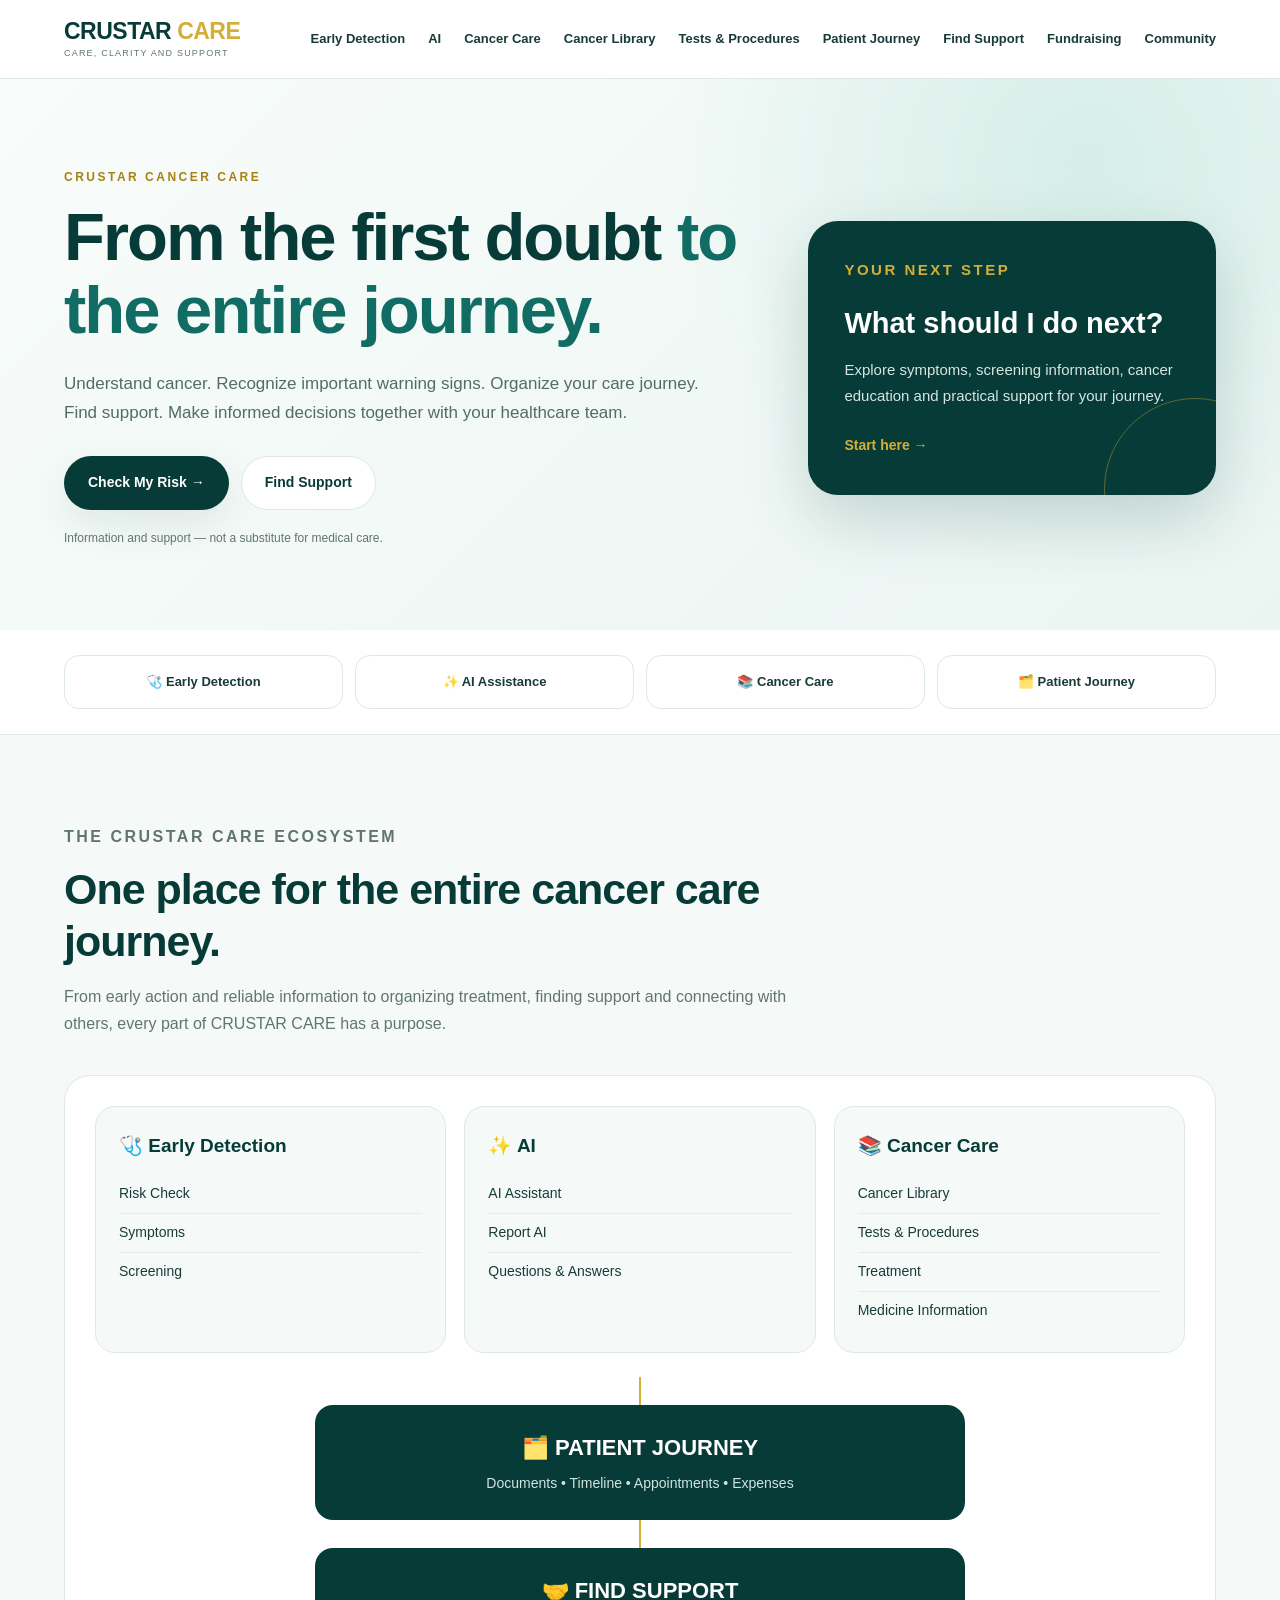
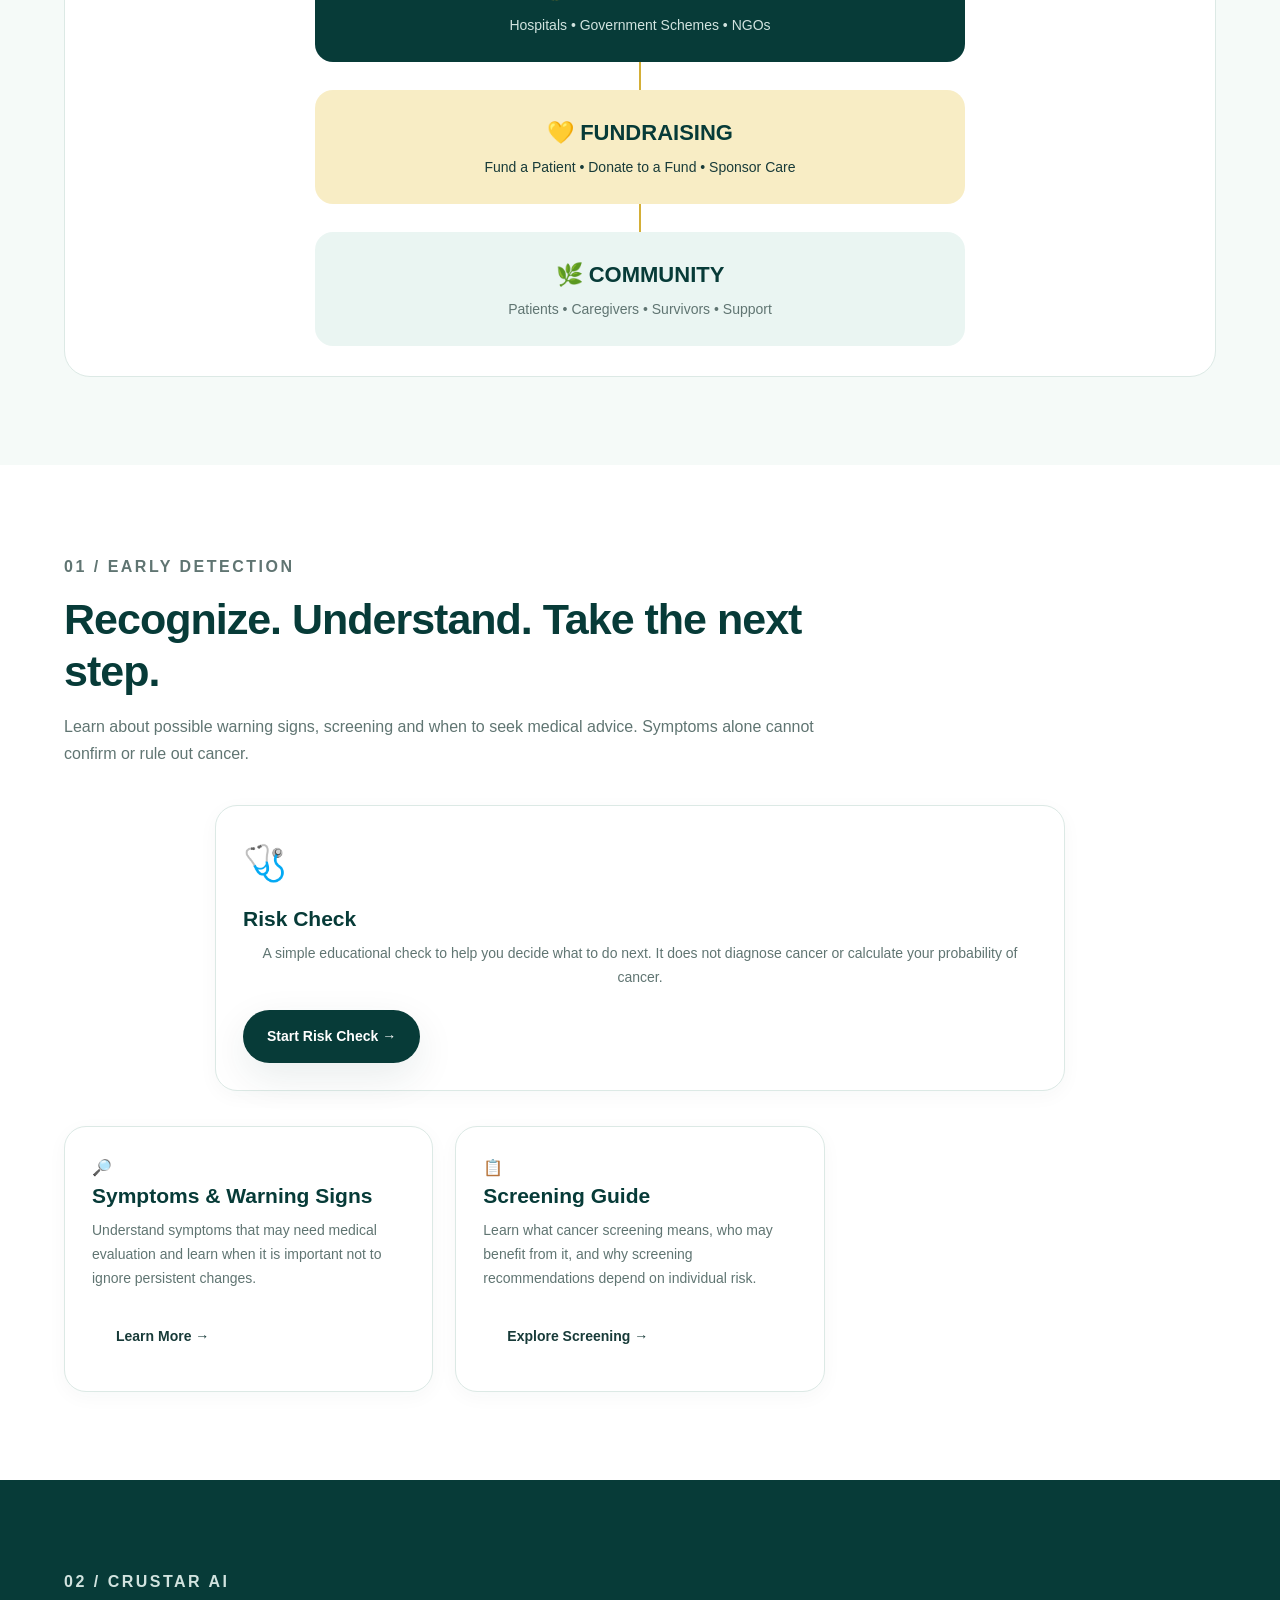
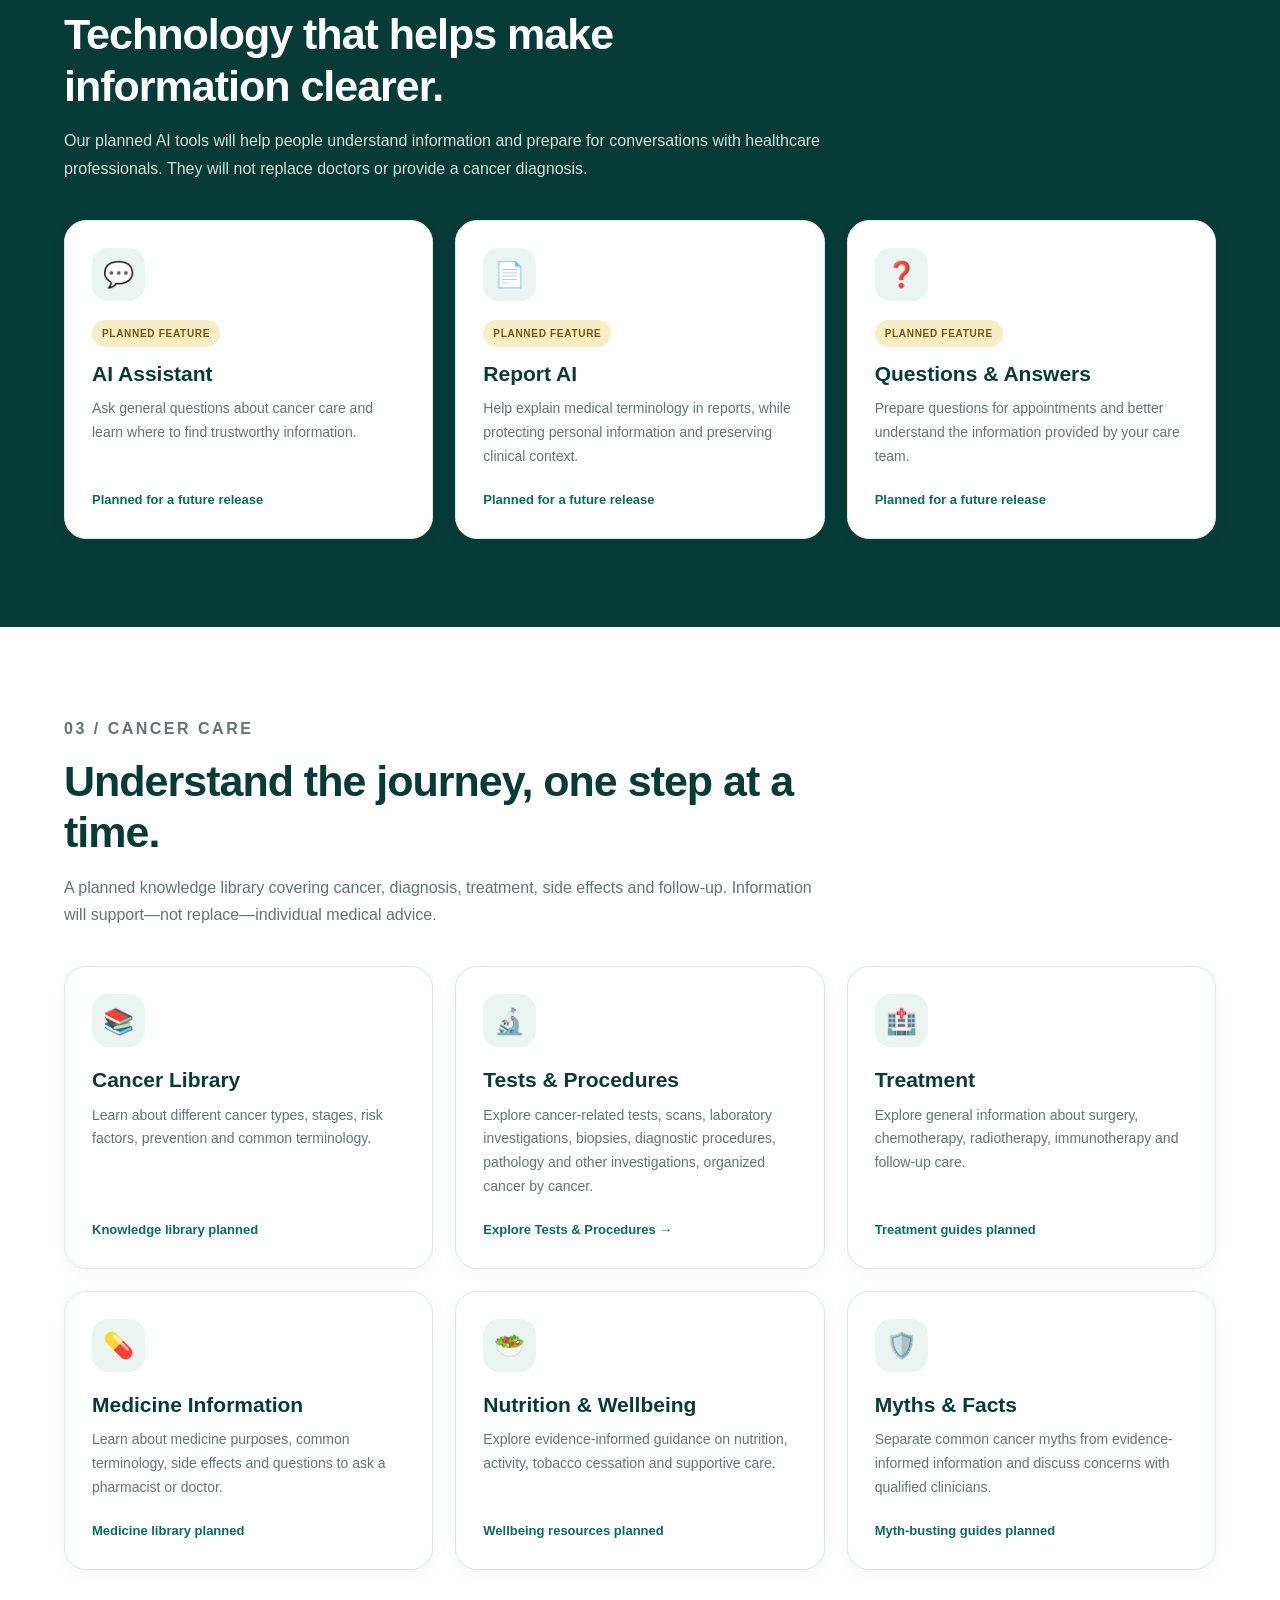
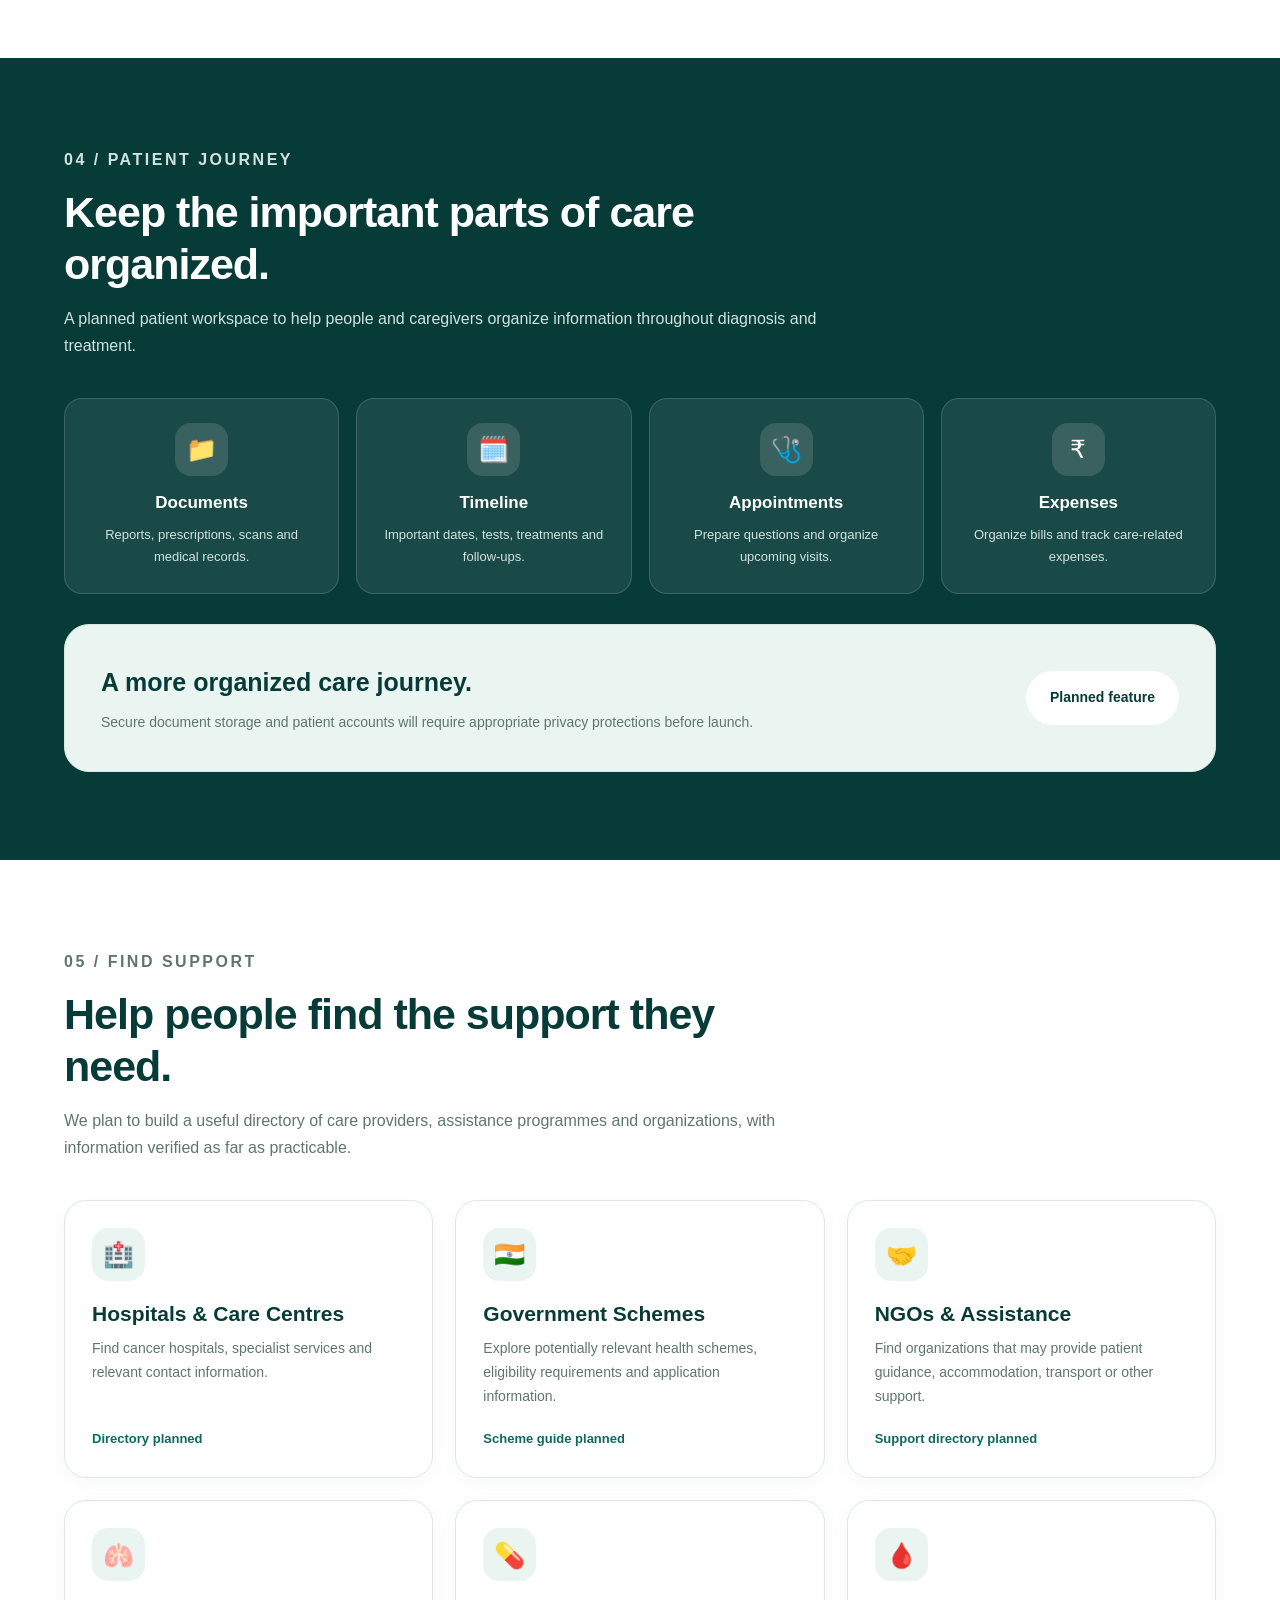
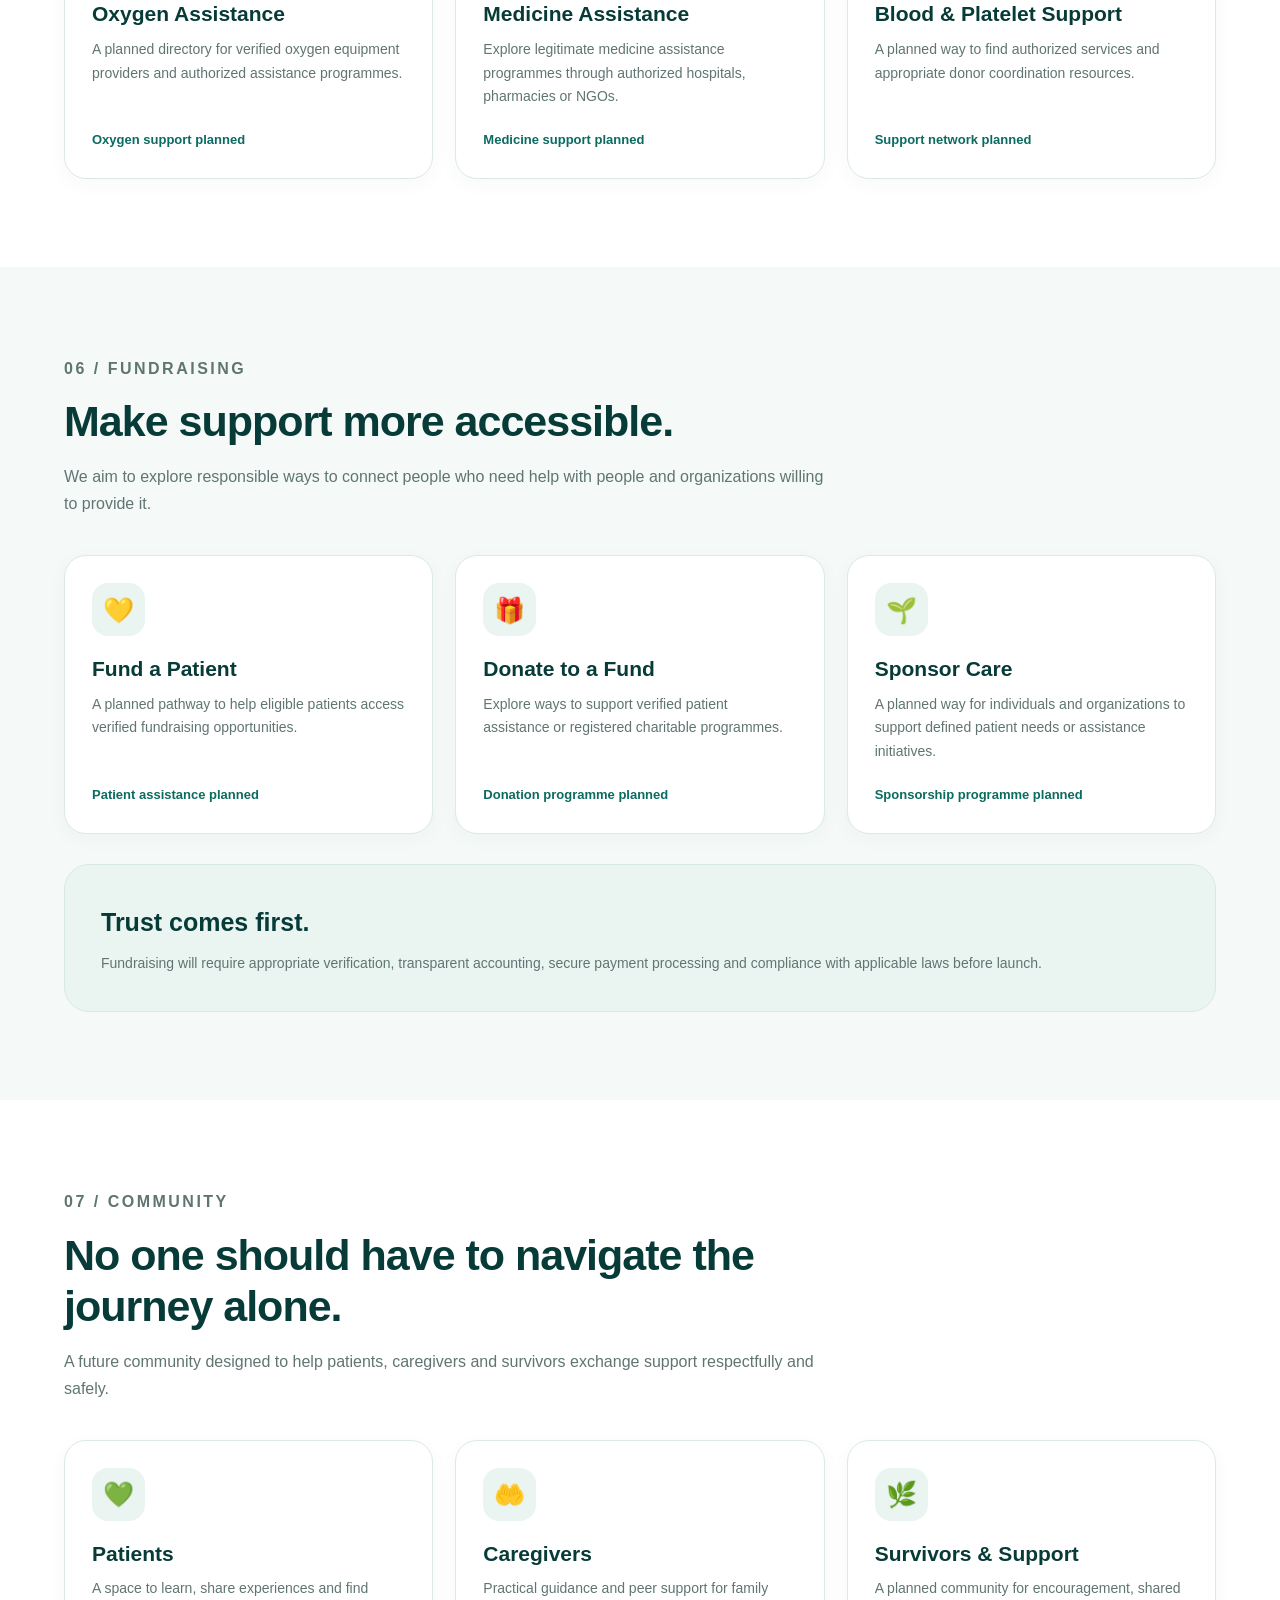
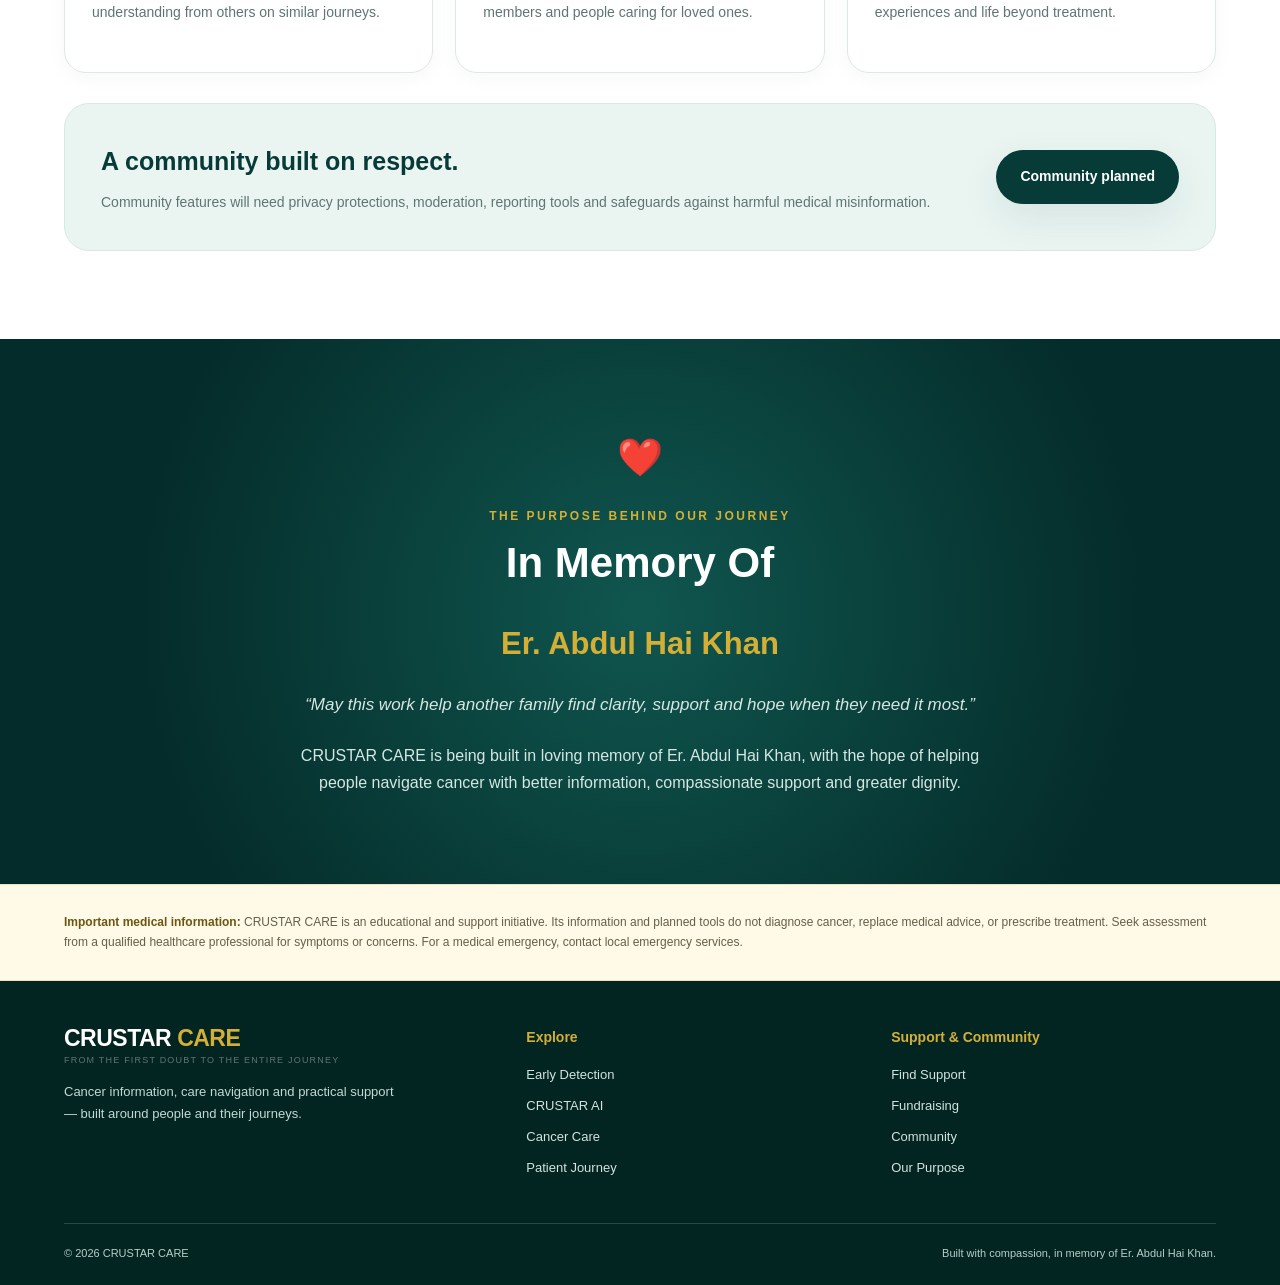
<file: index.html>
<!DOCTYPE html>
<html lang="en">
<head>
<meta charset="UTF-8">
<meta name="viewport" content="width=device-width, initial-scale=1.0">

<title>CRUSTAR CARE | From the First Doubt to the Entire Journey</title>

<meta name="description"
content="CRUSTAR CARE helps people understand cancer, explore early-action guidance, organize their care journey, and find support. Created in memory of Er. Abdul Hai Khan.">

<meta name="theme-color" content="#073b38">

<style>
:root {
    --green: #073b38;
    --green-dark: #042c2a;
    --green-light: #eaf5f2;
    --gold: #d4af37;
    --gold-light: #f8edc5;
    --white: #ffffff;
    --text: #183b39;
    --muted: #607572;
    --border: #dce9e5;
    --shadow: 0 14px 40px rgba(7, 59, 56, 0.09);
    --radius: 22px;
}

* {
    box-sizing: border-box;
    margin: 0;
    padding: 0;
}

html {
    scroll-behavior: smooth;
    scroll-padding-top: 100px;
}

body {
    font-family: Arial, Helvetica, sans-serif;
    color: var(--text);
    background: var(--white);
    line-height: 1.7;
}

a {
    color: inherit;
    text-decoration: none;
}

button {
    font: inherit;
}

.container {
    width: min(1160px, 90%);
    margin: auto;
}

.section {
    padding: 88px 0;
}

.section-light {
    background: #f5faf8;
}

.section-dark {
    background: var(--green);
    color: var(--white);
}

.eyebrow {
    color: #a68113;
    text-transform: uppercase;
    letter-spacing: 2.5px;
    font-size: 12px;
    font-weight: 800;
    margin-bottom: 14px;
}

.section-dark .eyebrow {
    color: var(--gold);
}

.section-heading {
    max-width: 760px;
    margin-bottom: 38px;
}

.section-heading h2 {
    color: var(--green);
    font-size: clamp(29px, 4vw, 43px);
    line-height: 1.2;
    margin-bottom: 15px;
    letter-spacing: -1px;
}

.section-dark .section-heading h2 {
    color: var(--white);
}

.section-heading p {
    color: var(--muted);
    font-size: 16px;
}

.section-dark .section-heading p {
    color: #d1e3df;
}

.btn {
    display: inline-flex;
    align-items: center;
    justify-content: center;
    gap: 8px;
    padding: 14px 23px;
    border: 1px solid transparent;
    border-radius: 50px;
    font-size: 14px;
    font-weight: 800;
    cursor: pointer;
    transition: transform .2s, background .2s;
}

.btn:hover {
    transform: translateY(-2px);
}

.btn-primary {
    background: var(--green);
    color: var(--white);
    box-shadow: var(--shadow);
}

.btn-primary:hover {
    background: var(--green-dark);
}

.btn-gold {
    background: var(--gold);
    color: var(--green-dark);
}

.btn-outline {
    border-color: var(--border);
    background: var(--white);
    color: var(--green);
}

.btn-light {
    background: var(--white);
    color: var(--green);
}

.btn-small {
    padding: 10px 16px;
    font-size: 13px;
}

/* HEADER */

.site-header {
    position: sticky;
    top: 0;
    z-index: 1000;
    background: rgba(255,255,255,.97);
    border-bottom: 1px solid var(--border);
    backdrop-filter: blur(12px);
}

.header-inner {
    min-height: 78px;
    display: flex;
    justify-content: space-between;
    align-items: center;
    gap: 24px;
}

.brand {
    display: inline-flex;
    flex-direction: column;
    line-height: 1.1;
    flex-shrink: 0;
}

.brand-name {
    color: var(--green);
    font-size: 23px;
    font-weight: 900;
    letter-spacing: -.5px;
}

.brand-name span {
    color: var(--gold);
}

.brand-tagline {
    color: var(--muted);
    font-size: 9px;
    letter-spacing: 1.2px;
    margin-top: 5px;
    text-transform: uppercase;
}

.main-nav {
    display: flex;
    align-items: center;
    gap: 23px;
}

.main-nav a {
    font-size: 13px;
    font-weight: 700;
    color: var(--text);
}

.main-nav a:hover {
    color: #a68113;
}

.menu-toggle {
    display: none;
    width: 44px;
    height: 44px;
    background: var(--green-light);
    color: var(--green);
    border: 0;
    border-radius: 12px;
    font-size: 24px;
    cursor: pointer;
}

/* HERO */

.hero {
    background:
        radial-gradient(circle at 85% 15%, #d6eee8 0, transparent 35%),
        linear-gradient(135deg, #f8fcfa, #eaf5f2);
    padding: 88px 0 82px;
    overflow: hidden;
}

.hero-grid {
    display: grid;
    grid-template-columns: 1.25fr .75fr;
    align-items: center;
    gap: 65px;
}

.hero h1 {
    color: var(--green);
    font-size: clamp(38px, 5.4vw, 67px);
    line-height: 1.08;
    letter-spacing: -2px;
    margin-bottom: 24px;
}

.hero h1 span {
    color: #116c64;
}

.hero-copy {
    max-width: 650px;
    font-size: 17px;
    color: #526c68;
    margin-bottom: 28px;
}

.hero-actions {
    display: flex;
    flex-wrap: wrap;
    gap: 12px;
    margin-bottom: 18px;
}

.hero-note {
    font-size: 12px;
    color: var(--muted);
}

.hero-panel {
    position: relative;
    background: var(--green);
    color: var(--white);
    padding: 36px;
    border-radius: 30px;
    box-shadow: 0 25px 65px rgba(7,59,56,.18);
    overflow: hidden;
}

.hero-panel::after {
    content: " ";
    position: absolute;
    width: 180px;
    height: 180px;
    border: 1px solid rgba(212,175,55,.4);
    border-radius: 50%;
    right: -70px;
    bottom: -85px;
}

.hero-panel .eyebrow {
    color: var(--gold);
}

.hero-panel h2 {
    font-size: 29px;
    line-height: 1.25;
    margin-bottom: 16px;
}

.hero-panel p {
    color: #d6e6e2;
    margin-bottom: 23px;
    font-size: 15px;
}

.text-link {
    display: inline-block;
    color: var(--gold);
    font-weight: 800;
    font-size: 14px;
}

/* QUICK NAVIGATION */

.quick-nav {
    padding: 25px 0;
    background: var(--white);
    border-bottom: 1px solid var(--border);
}

.quick-nav-grid {
    display: grid;
    grid-template-columns: repeat(4, 1fr);
    gap: 12px;
}

.quick-link {
    display: flex;
    align-items: center;
    justify-content: center;
    gap: 9px;
    text-align: center;
    padding: 15px 10px;
    border: 1px solid var(--border);
    border-radius: 15px;
    font-size: 13px;
    font-weight: 800;
    background: var(--white);
    transition: .2s;
}

.quick-link:hover {
    background: var(--green-light);
    border-color: #b6d5cd;
}

/* FEATURE CARDS */

.card-grid {
    display: grid;
    grid-template-columns: repeat(3, minmax(0, 1fr));
    gap: 22px;
}

.card-grid.two {
    grid-template-columns: repeat(2, minmax(0, 1fr));
}

.feature-card {
    display: flex;
    flex-direction: column;
    align-items: flex-start;
    background: var(--white);
    border: 1px solid var(--border);
    border-radius: var(--radius);
    padding: 27px;
    box-shadow: 0 5px 20px rgba(7,59,56,.035);
    min-width: 0;
    transition: transform .2s, box-shadow .2s;
}

.feature-card:hover {
    transform: translateY(-4px);
    box-shadow: var(--shadow);
}

.card-icon {
    width: 53px;
    height: 53px;
    display: grid;
    place-items: center;
    background: var(--green-light);
    border-radius: 16px;
    font-size: 25px;
    margin-bottom: 19px;
}

.feature-card h3 {
    font-size: 21px;
    line-height: 1.3;
    color: var(--green);
    margin-bottom: 10px;
}

.feature-card p {
    font-size: 14px;
    color: var(--muted);
    margin-bottom: 20px;
}

.card-link {
    margin-top: auto;
    color: #0b6b61;
    font-weight: 800;
    font-size: 13px;
}

.card-label {
    display: inline-block;
    background: var(--gold-light);
    color: #70580c;
    border-radius: 30px;
    padding: 5px 10px;
    font-size: 10px;
    font-weight: 800;
    letter-spacing: .7px;
    text-transform: uppercase;
    margin-bottom: 13px;
}

/* ARCHITECTURE OVERVIEW */

.architecture-box {
    border: 1px solid var(--border);
    border-radius: 26px;
    padding: 30px;
    background: var(--white);
}

.architecture-top {
    display: grid;
    grid-template-columns: repeat(3, minmax(0, 1fr));
    gap: 18px;
    margin-bottom: 24px;
}

.architecture-pillar {
    background: #f5faf8;
    border: 1px solid var(--border);
    border-radius: 20px;
    padding: 23px;
}

.architecture-pillar h3 {
    color: var(--green);
    font-size: 19px;
    margin-bottom: 13px;
}

.architecture-pillar ul {
    list-style: none;
}

.architecture-pillar li {
    font-size: 14px;
    padding: 7px 0;
    border-bottom: 1px solid #e3eeea;
}

.architecture-pillar li:last-child {
    border-bottom: 0;
}

.architecture-pillar a:hover {
    color: #a68113;
}

.flow-connector {
    width: 2px;
    height: 28px;
    background: var(--gold);
    margin: 0 auto;
}

.flow-node {
    background: var(--green);
    color: var(--white);
    text-align: center;
    padding: 24px;
    border-radius: 18px;
    margin: 0 auto;
    max-width: 650px;
}

.flow-node h3 {
    font-size: 22px;
    margin-bottom: 5px;
}

.flow-node p {
    font-size: 14px;
    color: #d1e3df;
}

.flow-node.gold-node {
    background: var(--gold-light);
    color: var(--green);
}

.flow-node.gold-node p {
    color: var(--text);
}

.flow-node.community-node {
    background: #eaf5f2;
    color: var(--green);
}

.flow-node.community-node p {
    color: var(--muted);
}

/* PATIENT JOURNEY */

.journey-grid {
    display: grid;
    grid-template-columns: repeat(4, minmax(0, 1fr));
    gap: 17px;
}

.journey-item {
    padding: 24px 18px;
    text-align: center;
    border-radius: 18px;
    background: rgba(255,255,255,.08);
    border: 1px solid rgba(255,255,255,.15);
}

.journey-item .card-icon {
    margin: 0 auto 13px;
    background: rgba(255,255,255,.13);
}

.journey-item h3 {
    font-size: 17px;
    margin-bottom: 7px;
}

.journey-item p {
    color: #d1e3df;
    font-size: 13px;
}

/* SUPPORT BANNER */

.support-banner {
    display: grid;
    grid-template-columns: 1fr auto;
    align-items: center;
    gap: 30px;
    background: var(--green-light);
    border: 1px solid #d6e9e3;
    border-radius: 25px;
    padding: 36px;
    margin-top: 30px;
}

.support-banner h3 {
    color: var(--green);
    font-size: 25px;
    margin-bottom: 8px;
}

.support-banner p {
    color: var(--muted);
    font-size: 14px;
}

/* MEMORIAL */

.memorial {
    text-align: center;
    padding: 88px 20px;
    background:
        radial-gradient(circle at center, #10564f 0, var(--green-dark) 72%);
    color: var(--white);
}

.memorial-heart {
    font-size: 37px;
    margin-bottom: 16px;
}

.memorial .eyebrow {
    color: var(--gold);
}

.memorial h2 {
    font-size: clamp(28px, 4vw, 42px);
    margin-bottom: 15px;
}

.memorial-name {
    color: var(--gold);
    font-size: clamp(22px, 3vw, 31px);
    font-weight: 900;
    margin: 20px 0;
}

.memorial p {
    color: #d5e7e2;
    max-width: 690px;
    margin: 0 auto;
}

.memorial-quote {
    font-style: italic;
    font-size: 17px;
}

/* DISCLAIMER AND FOOTER */

.disclaimer {
    padding: 27px 0;
    background: #fff9e8;
    border-top: 1px solid #f0e2b9;
    border-bottom: 1px solid #f0e2b9;
}

.disclaimer strong {
    color: #6c5611;
}

.disclaimer p {
    color: #665f48;
    font-size: 12px;
}

.site-footer {
    background: #032522;
    color: var(--white);
    padding: 45px 0 22px;
}

.footer-grid {
    display: grid;
    grid-template-columns: 1.3fr 1fr 1fr;
    gap: 40px;
    margin-bottom: 35px;
}

.footer-brand .brand-name {
    color: var(--white);
}

.footer-brand p {
    margin-top: 15px;
    color: #c4d8d3;
    font-size: 13px;
    max-width: 340px;
}

.footer-column h3 {
    color: var(--gold);
    font-size: 14px;
    margin-bottom: 14px;
}

.footer-column a {
    display: block;
    color: #d3e3df;
    font-size: 13px;
    margin: 9px 0;
}

.footer-column a:hover {
    color: var(--gold);
}

.footer-bottom {
    border-top: 1px solid rgba(255,255,255,.15);
    padding-top: 20px;
    display: flex;
    justify-content: space-between;
    gap: 15px;
    flex-wrap: wrap;
    color: #b7cec8;
    font-size: 11px;
}

/* RESPONSIVE */

@media (max-width: 950px) {
    .main-nav {
        gap: 13px;
    }

    .main-nav a {
        font-size: 12px;
    }

    .hero-grid {
        grid-template-columns: 1fr 0.8fr;
        gap: 30px;
    }

    .card-grid {
        grid-template-columns: repeat(2, minmax(0, 1fr));
    }

    .journey-grid {
        grid-template-columns: repeat(2, minmax(0, 1fr));
    }
}

@media (max-width: 760px) {
    .section {
        padding: 62px 0;
    }

    .header-inner {
        min-height: 70px;
    }

    .menu-toggle {
        display: block;
    }

    .main-nav {
        display: none;
        position: absolute;
        top: 69px;
        left: 0;
        right: 0;
        background: var(--white);
        padding: 18px 5% 25px;
        border-bottom: 1px solid var(--border);
        box-shadow: var(--shadow);
        align-items: stretch;
        flex-direction: column;
        gap: 0;
    }

    .main-nav.open {
        display: flex;
    }

    .main-nav a {
        font-size: 14px;
        padding: 12px 0;
        border-bottom: 1px solid #edf3f0;
    }

    .main-nav a:last-child {
        border-bottom: 0;
    }

    .hero {
        padding: 62px 0;
    }

    .hero-grid {
        grid-template-columns: 1fr;
        gap: 35px;
    }

    .hero h1 {
        font-size: clamp(39px, 10vw, 54px);
        letter-spacing: -1.5px;
    }

    .hero-copy {
        font-size: 15px;
    }

    .hero-panel {
        padding: 27px;
    }

    .quick-nav-grid {
        grid-template-columns: repeat(2, minmax(0, 1fr));
    }

    .architecture-box {
        padding: 17px;
    }

    .architecture-top {
        grid-template-columns: 1fr;
    }

    .support-banner {
        grid-template-columns: 1fr;
        padding: 25px;
    }

    .footer-grid {
        grid-template-columns: 1fr 1fr;
        gap: 28px;
    }

    .footer-brand {
        grid-column: 1 / -1;
    }
}

@media (max-width: 480px) {
    .container {
        width: 90%;
    }

    .brand-name {
        font-size: 20px;
    }

    .brand-tagline {
        font-size: 8px;
    }

    .hero h1 {
        font-size: 38px;
    }

    .hero-panel h2 {
        font-size: 25px;
    }

    .hero-actions {
        flex-direction: column;
        align-items: stretch;
    }

    .hero-actions .btn {
        width: 100%;
    }

    .card-grid,
    .card-grid.two,
    .journey-grid {
        grid-template-columns: 1fr;
    }

    .feature-card {
        padding: 23px;
    }

    .quick-link {
        font-size: 12px;
        padding: 13px 7px;
    }

    .flow-node {
        padding: 20px 13px;
    }

    .footer-grid {
        grid-template-columns: 1fr;
    }

    .footer-brand {
        grid-column: auto;
    }

    .footer-bottom {
        flex-direction: column;
    }
}

@media (prefers-reduced-motion: reduce) {
    *,
    *::before,
    *::after {
        scroll-behavior: auto !important;
        transition: none !important;
    }
}
</style>
</head>

<body>

<!-- HEADER -->
<header class="site-header">
    <div class="container header-inner">

        <a class="brand" href="#home" aria-label="CRUSTAR CARE home">
            <span class="brand-name">CRUSTAR <span>CARE</span></span>
            <span class="brand-tagline">Care, clarity and support</span>
        </a>

        <button class="menu-toggle"
                id="menuToggle"
                aria-label="Open navigation"
                aria-expanded="false"
                aria-controls="mainNav">
            ☰
        </button>

        <nav class="main-nav" id="mainNav">
            <a href="#early-detection">Early Detection</a>
            <a href="#ai">AI</a>
            <a href="#cancer-care">Cancer Care</a>
<a href="cancer-library.html">Cancer Library</a>
<a href="tests-procedures.html">Tests & Procedures</a>
            <a href="#patient-journey">Patient Journey</a>
            <a href="#find-support">Find Support</a>
            <a href="#fundraising">Fundraising</a>
            <a href="#community">Community</a>
        </nav>

    </div>
</header>


<main>

<!-- HERO -->
<section class="hero" id="home">
    <div class="container hero-grid">

        <div>
            <p class="eyebrow">CRUSTAR CANCER CARE</p>

            <h1>
                From the first doubt
                <span>to the entire journey.</span>
            </h1>

            <p class="hero-copy">
                Understand cancer. Recognize important warning signs.
                Organize your care journey. Find support. Make informed
                decisions together with your healthcare team.
            </p>

            <div class="hero-actions">
                <a href="#early-detection" class="btn btn-primary">
                    Check My Risk →
                </a>

                <a href="#find-support" class="btn btn-outline">
                    Find Support
                </a>
            </div>

            <p class="hero-note">
                Information and support — not a substitute for medical care.
            </p>
        </div>

        <aside class="hero-panel">
            <p class="eyebrow">YOUR NEXT STEP</p>

            <h2>What should I do next?</h2>

            <p>
                Explore symptoms, screening information, cancer education
                and practical support for your journey.
            </p>

            <a href="#early-detection" class="text-link">
                Start here →
            </a>
        </aside>

    </div>
</section>


<!-- QUICK NAVIGATION -->
<section class="quick-nav" aria-label="Explore CRUSTAR CARE">
    <div class="container quick-nav-grid">

        <a class="quick-link" href="#early-detection">
            🩺 Early Detection
        </a>

        <a class="quick-link" href="#ai">
            ✨ AI Assistance
        </a>

        <a class="quick-link" href="#cancer-care">
            📚 Cancer Care
        </a>

        <a class="quick-link" href="#patient-journey">
            🗂️ Patient Journey
        </a>

    </div>
</section>


<!-- MASTER ARCHITECTURE -->
<section class="section section-light" id="our-architecture">
    <div class="container">

        <div class="section-heading">
            <p class="eyebrow">THE CRUSTAR CARE ECOSYSTEM</p>

            <h2>One place for the entire cancer care journey.</h2>

            <p>
                From early action and reliable information to organizing
                treatment, finding support and connecting with others,
                every part of CRUSTAR CARE has a purpose.
            </p>
        </div>

        <div class="architecture-box">

            <div class="architecture-top">

                <article class="architecture-pillar">
                    <h3>🩺 Early Detection</h3>
                    <ul>
                        <li><a href="#early-detection">Risk Check</a></li>
                        <li><a href="#early-detection">Symptoms</a></li>
                        <li><a href="#early-detection">Screening</a></li>
                    </ul>
                </article>

                <article class="architecture-pillar">
                    <h3>✨ AI</h3>
                    <ul>
                        <li><a href="#ai">AI Assistant</a></li>
                        <li><a href="#ai">Report AI</a></li>
                        <li><a href="#ai">Questions & Answers</a></li>
                    </ul>
                </article>

                <article class="architecture-pillar">
                    <h3>📚 Cancer Care</h3>
                    <ul>
                        <li><a href="#cancer-care">Cancer Library</a></li>
                        <li><a href="#cancer-care">Tests & Procedures</a></li>
                        <li><a href="#cancer-care">Treatment</a></li>
                        <li><a href="#cancer-care">Medicine Information</a></li>
                    </ul>
                </article>

            </div>

            <div class="flow-connector"></div>

            <div class="flow-node">
                <h3>🗂️ PATIENT JOURNEY</h3>
                <p>Documents • Timeline • Appointments • Expenses</p>
            </div>

            <div class="flow-connector"></div>

            <div class="flow-node">
                <h3>🤝 FIND SUPPORT</h3>
                <p>Hospitals • Government Schemes • NGOs</p>
            </div>

            <div class="flow-connector"></div>

            <div class="flow-node gold-node">
                <h3>💛 FUNDRAISING</h3>
                <p>Fund a Patient • Donate to a Fund • Sponsor Care</p>
            </div>

            <div class="flow-connector"></div>

            <div class="flow-node community-node">
                <h3>🌿 COMMUNITY</h3>
                <p>Patients • Caregivers • Survivors • Support</p>
            </div>

        </div>
    </div>
</section>


<!-- EARLY DETECTION -->
<!-- EARLY DETECTION -->
<section class="section" id="early-detection">
  <div class="container">

    <div class="section-heading">
      <p class="eyebrow">01 / EARLY DETECTION</p>

      <h2>Recognize. Understand. Take the next step.</h2>

      <p>
        Learn about possible warning signs, screening and when to seek
        medical advice. Symptoms alone cannot confirm or rule out cancer.
      </p>
    </div>

    <!-- RISK CHECK -->
    <div class="feature-card risk-check-card">

      <div class="feature-icon">🩺</div>

      <h3>Risk Check</h3>

      <p>
        A simple educational check to help you decide what to do next.
        It does not diagnose cancer or calculate your probability of cancer.
      </p>

      <button
        type="button"
        class="btn btn-primary"
        onclick="openRiskCheck()">
        Start Risk Check →
      </button>

    </div>

    <!-- RISK CHECK PANEL -->
    <div id="riskCheckPanel" class="risk-check-panel" hidden>

      <div class="risk-check-inner">

        <button
          type="button"
          class="risk-close"
          onclick="closeRiskCheck()"
          aria-label="Close Risk Check">
          ×
        </button>

        <p class="eyebrow">CRUSTAR CARE / RISK CHECK</p>

        <h3>Let's understand what you need next</h3>

        <p class="risk-intro">
          This educational tool does not diagnose cancer. Select the
          statements that apply to you today.
        </p>

        <div class="risk-question">

          <h4>1. Are you experiencing any new or persistent symptoms?</h4>

          <label>
            <input type="checkbox" id="riskSymptoms">
            Yes — I have a new, persistent, unexplained or worsening symptom.
          </label>

        </div>

        <div class="risk-question">

          <h4>2. Are you concerned about cancer screening?</h4>

          <label>
            <input type="checkbox" id="riskScreening">
            Yes — I want to understand whether I should discuss screening.
          </label>

        </div>

        <div class="risk-question">

          <h4>3. Do you have personal or family cancer history?</h4>

          <label>
            <input type="checkbox" id="riskHistory">
            Yes — I have a personal or family history that concerns me.
          </label>

        </div>

        <div class="risk-question">

          <h4>4. Have you already received a cancer diagnosis?</h4>

          <label>
            <input type="checkbox" id="riskDiagnosed">
            Yes — I am already diagnosed and need help navigating care.
          </label>

        </div>

        <div class="risk-question">

          <h4>5. Are you having a medical emergency right now?</h4>

          <label>
            <input type="checkbox" id="riskEmergency">
            Yes — I have severe or life-threatening symptoms right now.
          </label>

        </div>

        <button
          type="button"
          class="btn btn-primary risk-result-button"
          onclick="runRiskCheck()">
          See My Next Step →
        </button>

        <div id="riskResult" class="risk-result" aria-live="polite"></div>

        <p class="risk-disclaimer">
          CRUSTAR CARE provides educational information and navigation
          support. It is not a substitute for examination, diagnosis or
          treatment by a qualified healthcare professional.
        </p>

      </div>

    </div>

    <!-- OTHER EARLY DETECTION RESOURCES -->
    <div class="card-grid early-detection-grid">

      <article class="feature-card">

        <div class="feature-icon">🔎</div>

        <h3>Symptoms & Warning Signs</h3>

        <p>
          Understand symptoms that may need medical evaluation and
          learn when it is important not to ignore persistent changes.
        </p>

        <a href="#cancer-care" class="btn btn-secondary">
          Learn More →
        </a>

      </article>

      <article class="feature-card">

        <div class="feature-icon">📋</div>

        <h3>Screening Guide</h3>

        <p>
          Learn what cancer screening means, who may benefit from it,
          and why screening recommendations depend on individual risk.
        </p>

        <a href="#cancer-care" class="btn btn-secondary">
          Explore Screening →
        </a>

      </article>

    </div>

  </div>

  <style>
    .risk-check-card {
      position: relative;
      text-align: center;
      max-width: 850px;
      margin: 0 auto 35px;
    }

    .risk-check-card .feature-icon {
      font-size: 2.2rem;
      margin-bottom: 12px;
    }

    .risk-check-panel {
      max-width: 900px;
      margin: 0 auto 45px;
    }

    .risk-check-panel[hidden] {
      display: none;
    }

    .risk-check-inner {
      position: relative;
      padding: 35px;
      border-radius: 20px;
      background: #ffffff;
      border: 1px solid rgba(212, 175, 55, 0.35);
      box-shadow: 0 15px 40px rgba(0, 0, 0, 0.12);
    }

    .risk-close {
      position: absolute;
      top: 15px;
      right: 18px;
      border: none;
      background: transparent;
      font-size: 30px;
      cursor: pointer;
      color: #062f2d;
    }

    .risk-intro {
      margin-bottom: 25px;
    }

    .risk-question {
      padding: 20px;
      margin: 15px 0;
      border-radius: 14px;
      background: #f5f8f7;
      border-left: 4px solid #d4af37;
    }

    .risk-question h4 {
      margin-bottom: 12px;
      color: #062f2d;
    }

    .risk-question label {
      display: flex;
      gap: 10px;
      align-items: flex-start;
      cursor: pointer;
      line-height: 1.5;
    }

    .risk-question input {
      margin-top: 5px;
      accent-color: #d4af37;
    }

    .risk-result {
      margin-top: 25px;
    }

    .risk-result-box {
      padding: 22px;
      border-radius: 14px;
      background: #f5f8f7;
      border-left: 5px solid #d4af37;
    }

    .risk-result-box h4 {
      margin-bottom: 10px;
      color: #062f2d;
    }

    .risk-disclaimer {
      margin-top: 25px;
      font-size: 0.85rem;
      opacity: 0.75;
    }

    @media (max-width: 700px) {
      .risk-check-inner {
        padding: 25px 18px;
      }

      .risk-question {
        padding: 16px;
      }
    }
  </style>

</section>


<!-- AI -->
<section class="section section-dark" id="ai">
    <div class="container">

        <div class="section-heading">
            <p class="eyebrow">02 / CRUSTAR AI</p>

            <h2>Technology that helps make information clearer.</h2>

            <p>
                Our planned AI tools will help people understand information
                and prepare for conversations with healthcare professionals.
                They will not replace doctors or provide a cancer diagnosis.
            </p>
        </div>

        <div class="card-grid">

            <article class="feature-card">
                <div class="card-icon">💬</div>
                <span class="card-label">Planned feature</span>
                <h3>AI Assistant</h3>
                <p>
                    Ask general questions about cancer care and learn
                    where to find trustworthy information.
                </p>
                <span class="card-link">Planned for a future release</span>
            </article>

            <article class="feature-card">
                <div class="card-icon">📄</div>
                <span class="card-label">Planned feature</span>
                <h3>Report AI</h3>
                <p>
                    Help explain medical terminology in reports, while
                    protecting personal information and preserving clinical context.
                </p>
                <span class="card-link">Planned for a future release</span>
            </article>

            <article class="feature-card">
                <div class="card-icon">❓</div>
                <span class="card-label">Planned feature</span>
                <h3>Questions & Answers</h3>
                <p>
                    Prepare questions for appointments and better understand
                    the information provided by your care team.
                </p>
                <span class="card-link">Planned for a future release</span>
            </article>

        </div>

    </div>
</section>


<!-- CANCER CARE -->
<section class="section" id="cancer-care">
    <div class="container">

        <div class="section-heading">
            <p class="eyebrow">03 / CANCER CARE</p>

            <h2>Understand the journey, one step at a time.</h2>

            <p>
                A planned knowledge library covering cancer, diagnosis,
                treatment, side effects and follow-up. Information will
                support—not replace—individual medical advice.
            </p>
        </div>

        <div class="card-grid">

<a href="cancer-library.html" class="feature-card" id="cancer-library">
                <div class="card-icon">📚</div>
                <h3>Cancer Library</h3>
                <p>
                    Learn about different cancer types, stages, risk factors,
                    prevention and common terminology.
                </p>
                <span class="card-link">Knowledge library planned</span>
           </a>

           <a href="tests-procedures.html" class="feature-card" id="tests-procedures">

    <div class="card-icon">🔬</div>

    <h3>Tests & Procedures</h3>

    <p>
        Explore cancer-related tests, scans, laboratory investigations,
        biopsies, diagnostic procedures, pathology and other investigations,
        organized cancer by cancer.
    </p>

    <span class="card-link">
        Explore Tests & Procedures →
    </span>

</a>

            <article class="feature-card">
                <div class="card-icon">🏥</div>
                <h3>Treatment</h3>
                <p>
                    Explore general information about surgery, chemotherapy,
                    radiotherapy, immunotherapy and follow-up care.
                </p>
                <span class="card-link">Treatment guides planned</span>
            </article>

            <article class="feature-card">
                <div class="card-icon">💊</div>
                <h3>Medicine Information</h3>
                <p>
                    Learn about medicine purposes, common terminology,
                    side effects and questions to ask a pharmacist or doctor.
                </p>
                <span class="card-link">Medicine library planned</span>
            </article>

            <article class="feature-card">
                <div class="card-icon">🥗</div>
                <h3>Nutrition & Wellbeing</h3>
                <p>
                    Explore evidence-informed guidance on nutrition,
                    activity, tobacco cessation and supportive care.
                </p>
                <span class="card-link">Wellbeing resources planned</span>
            </article>

            <article class="feature-card">
                <div class="card-icon">🛡️</div>
                <h3>Myths & Facts</h3>
                <p>
                    Separate common cancer myths from evidence-informed
                    information and discuss concerns with qualified clinicians.
                </p>
                <span class="card-link">Myth-busting guides planned</span>
            </article>

        </div>

    </div>
</section>


<!-- PATIENT JOURNEY -->
<section class="section section-dark" id="patient-journey">
    <div class="container">

        <div class="section-heading">
            <p class="eyebrow">04 / PATIENT JOURNEY</p>

            <h2>Keep the important parts of care organized.</h2>

            <p>
                A planned patient workspace to help people and caregivers
                organize information throughout diagnosis and treatment.
            </p>
        </div>

        <div class="journey-grid">

            <article class="journey-item">
                <div class="card-icon">📁</div>
                <h3>Documents</h3>
                <p>Reports, prescriptions, scans and medical records.</p>
            </article>

            <article class="journey-item">
                <div class="card-icon">🗓️</div>
                <h3>Timeline</h3>
                <p>Important dates, tests, treatments and follow-ups.</p>
            </article>

            <article class="journey-item">
                <div class="card-icon">🩺</div>
                <h3>Appointments</h3>
                <p>Prepare questions and organize upcoming visits.</p>
            </article>

            <article class="journey-item">
                <div class="card-icon">₹</div>
                <h3>Expenses</h3>
                <p>Organize bills and track care-related expenses.</p>
            </article>

        </div>

        <div class="support-banner">
            <div>
                <h3>A more organized care journey.</h3>
                <p>
                    Secure document storage and patient accounts will require
                    appropriate privacy protections before launch.
                </p>
            </div>

            <span class="btn btn-light">Planned feature</span>
        </div>

    </div>
</section>


<!-- FIND SUPPORT -->
<section class="section" id="find-support">
    <div class="container">

        <div class="section-heading">
            <p class="eyebrow">05 / FIND SUPPORT</p>

            <h2>Help people find the support they need.</h2>

            <p>
                We plan to build a useful directory of care providers,
                assistance programmes and organizations, with information
                verified as far as practicable.
            </p>
        </div>

        <div class="card-grid">

            <article class="feature-card">
                <div class="card-icon">🏥</div>
                <h3>Hospitals & Care Centres</h3>
                <p>
                    Find cancer hospitals, specialist services and relevant
                    contact information.
                </p>
                <span class="card-link">Directory planned</span>
            </article>

            <article class="feature-card">
                <div class="card-icon">🇮🇳</div>
                <h3>Government Schemes</h3>
                <p>
                    Explore potentially relevant health schemes, eligibility
                    requirements and application information.
                </p>
                <span class="card-link">Scheme guide planned</span>
            </article>

            <article class="feature-card">
                <div class="card-icon">🤝</div>
                <h3>NGOs & Assistance</h3>
                <p>
                    Find organizations that may provide patient guidance,
                    accommodation, transport or other support.
                </p>
                <span class="card-link">Support directory planned</span>
            </article>

            <article class="feature-card">
                <div class="card-icon">🫁</div>
                <h3>Oxygen Assistance</h3>
                <p>
                    A planned directory for verified oxygen equipment
                    providers and authorized assistance programmes.
                </p>
                <span class="card-link">Oxygen support planned</span>
            </article>

            <article class="feature-card">
                <div class="card-icon">💊</div>
                <h3>Medicine Assistance</h3>
                <p>
                    Explore legitimate medicine assistance programmes
                    through authorized hospitals, pharmacies or NGOs.
                </p>
                <span class="card-link">Medicine support planned</span>
            </article>

            <article class="feature-card">
                <div class="card-icon">🩸</div>
                <h3>Blood & Platelet Support</h3>
                <p>
                    A planned way to find authorized services and
                    appropriate donor coordination resources.
                </p>
                <span class="card-link">Support network planned</span>
            </article>

        </div>

    </div>
</section>


<!-- FUNDRAISING -->
<section class="section section-light" id="fundraising">
    <div class="container">

        <div class="section-heading">
            <p class="eyebrow">06 / FUNDRAISING</p>

            <h2>Make support more accessible.</h2>

            <p>
                We aim to explore responsible ways to connect people who
                need help with people and organizations willing to provide it.
            </p>
        </div>

        <div class="card-grid">

            <article class="feature-card">
                <div class="card-icon">💛</div>
                <h3>Fund a Patient</h3>
                <p>
                    A planned pathway to help eligible patients access
                    verified fundraising opportunities.
                </p>
                <span class="card-link">Patient assistance planned</span>
            </article>

            <article class="feature-card">
                <div class="card-icon">🎁</div>
                <h3>Donate to a Fund</h3>
                <p>
                    Explore ways to support verified patient assistance
                    or registered charitable programmes.
                </p>
                <span class="card-link">Donation programme planned</span>
            </article>

            <article class="feature-card">
                <div class="card-icon">🌱</div>
                <h3>Sponsor Care</h3>
                <p>
                    A planned way for individuals and organizations to
                    support defined patient needs or assistance initiatives.
                </p>
                <span class="card-link">Sponsorship programme planned</span>
            </article>

        </div>

        <div class="support-banner">
            <div>
                <h3>Trust comes first.</h3>
                <p>
                    Fundraising will require appropriate verification,
                    transparent accounting, secure payment processing
                    and compliance with applicable laws before launch.
                </p>
            </div>
        </div>

    </div>
</section>


<!-- COMMUNITY -->
<section class="section" id="community">
    <div class="container">

        <div class="section-heading">
            <p class="eyebrow">07 / COMMUNITY</p>

            <h2>No one should have to navigate the journey alone.</h2>

            <p>
                A future community designed to help patients, caregivers
                and survivors exchange support respectfully and safely.
            </p>
        </div>

        <div class="card-grid">

            <article class="feature-card">
                <div class="card-icon">💚</div>
                <h3>Patients</h3>
                <p>
                    A space to learn, share experiences and find
                    understanding from others on similar journeys.
                </p>
            </article>

            <article class="feature-card">
                <div class="card-icon">🤲</div>
                <h3>Caregivers</h3>
                <p>
                    Practical guidance and peer support for family
                    members and people caring for loved ones.
                </p>
            </article>

            <article class="feature-card">
                <div class="card-icon">🌿</div>
                <h3>Survivors & Support</h3>
                <p>
                    A planned community for encouragement, shared
                    experiences and life beyond treatment.
                </p>
            </article>

        </div>

        <div class="support-banner">
            <div>
                <h3>A community built on respect.</h3>
                <p>
                    Community features will need privacy protections,
                    moderation, reporting tools and safeguards against
                    harmful medical misinformation.
                </p>
            </div>

            <span class="btn btn-primary">Community planned</span>
        </div>

    </div>
</section>


<!-- MEMORIAL -->
<section class="memorial" id="memorial">
    <div class="container">

        <div class="memorial-heart">❤️</div>

        <p class="eyebrow">THE PURPOSE BEHIND OUR JOURNEY</p>

        <h2>In Memory Of</h2>

        <div class="memorial-name">
            Er. Abdul Hai Khan
        </div>

        <p class="memorial-quote">
            “May this work help another family find clarity,
            support and hope when they need it most.”
        </p>

        <p style="margin-top: 22px;">
            CRUSTAR CARE is being built in loving memory of Er. Abdul Hai Khan,
            with the hope of helping people navigate cancer with better
            information, compassionate support and greater dignity.
        </p>

    </div>
</section>


<!-- DISCLAIMER -->
<section class="disclaimer">
    <div class="container">
        <p>
            <strong>Important medical information:</strong>
            CRUSTAR CARE is an educational and support initiative.
            Its information and planned tools do not diagnose cancer,
            replace medical advice, or prescribe treatment. Seek assessment
            from a qualified healthcare professional for symptoms or concerns.
            For a medical emergency, contact local emergency services.
        </p>
    </div>
</section>

</main>


<!-- FOOTER -->
<footer class="site-footer">
    <div class="container">

        <div class="footer-grid">

            <div class="footer-brand">
                <a class="brand" href="#home">
                    <span class="brand-name">
                        CRUSTAR <span>CARE</span>
                    </span>
                    <span class="brand-tagline">
                        From the first doubt to the entire journey
                    </span>
                </a>

                <p>
                    Cancer information, care navigation and practical
                    support — built around people and their journeys.
                </p>
            </div>

            <div class="footer-column">
                <h3>Explore</h3>
                <a href="#early-detection">Early Detection</a>
                <a href="#ai">CRUSTAR AI</a>
                <a href="#cancer-care">Cancer Care</a>
                <a href="#patient-journey">Patient Journey</a>
            </div>

            <div class="footer-column">
                <h3>Support & Community</h3>
                <a href="#find-support">Find Support</a>
                <a href="#fundraising">Fundraising</a>
                <a href="#community">Community</a>
                <a href="#memorial">Our Purpose</a>
            </div>

        </div>

        <div class="footer-bottom">
            <span>© <span id="currentYear"></span> CRUSTAR CARE</span>
            <span>Built with compassion, in memory of Er. Abdul Hai Khan.</span>
        </div>

    </div>
</footer>


<script>
(function () {
    const menuToggle = document.getElementById("menuToggle");
    const mainNav = document.getElementById("mainNav");

    menuToggle.addEventListener("click", function () {
        const isOpen = mainNav.classList.toggle("open");

        menuToggle.setAttribute("aria-expanded", String(isOpen));
        menuToggle.setAttribute(
            "aria-label",
            isOpen ? "Close navigation" : "Open navigation"
        );

        menuToggle.textContent = isOpen ? "✕" : "☰";
    });

    mainNav.querySelectorAll("a").forEach(function (link) {
        link.addEventListener("click", function () {
            mainNav.classList.remove("open");
            menuToggle.setAttribute("aria-expanded", "false");
            menuToggle.setAttribute("aria-label", "Open navigation");
            menuToggle.textContent = "☰";
        });
    });

    document.getElementById("currentYear").textContent =
        new Date().getFullYear();
})();
</script>
<script src="js/script.js"></script>
</body>
</html>
</file>
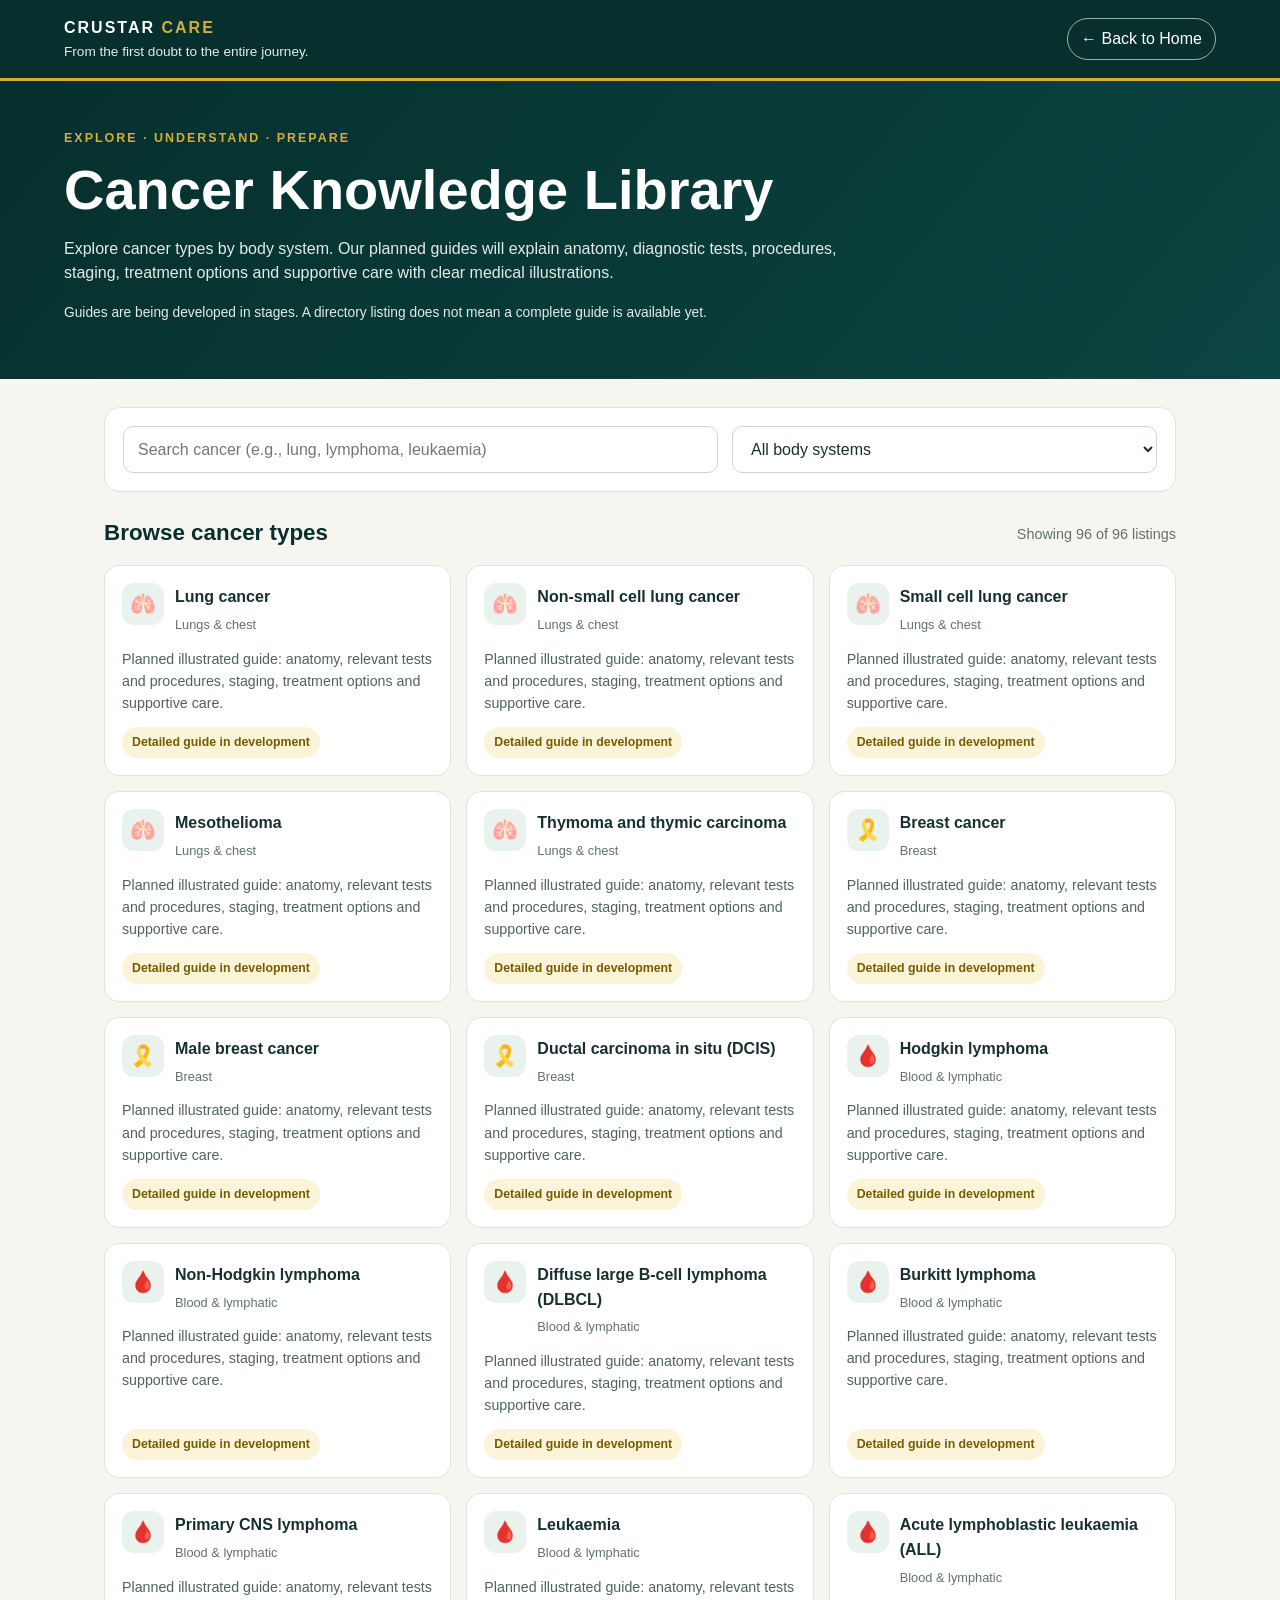
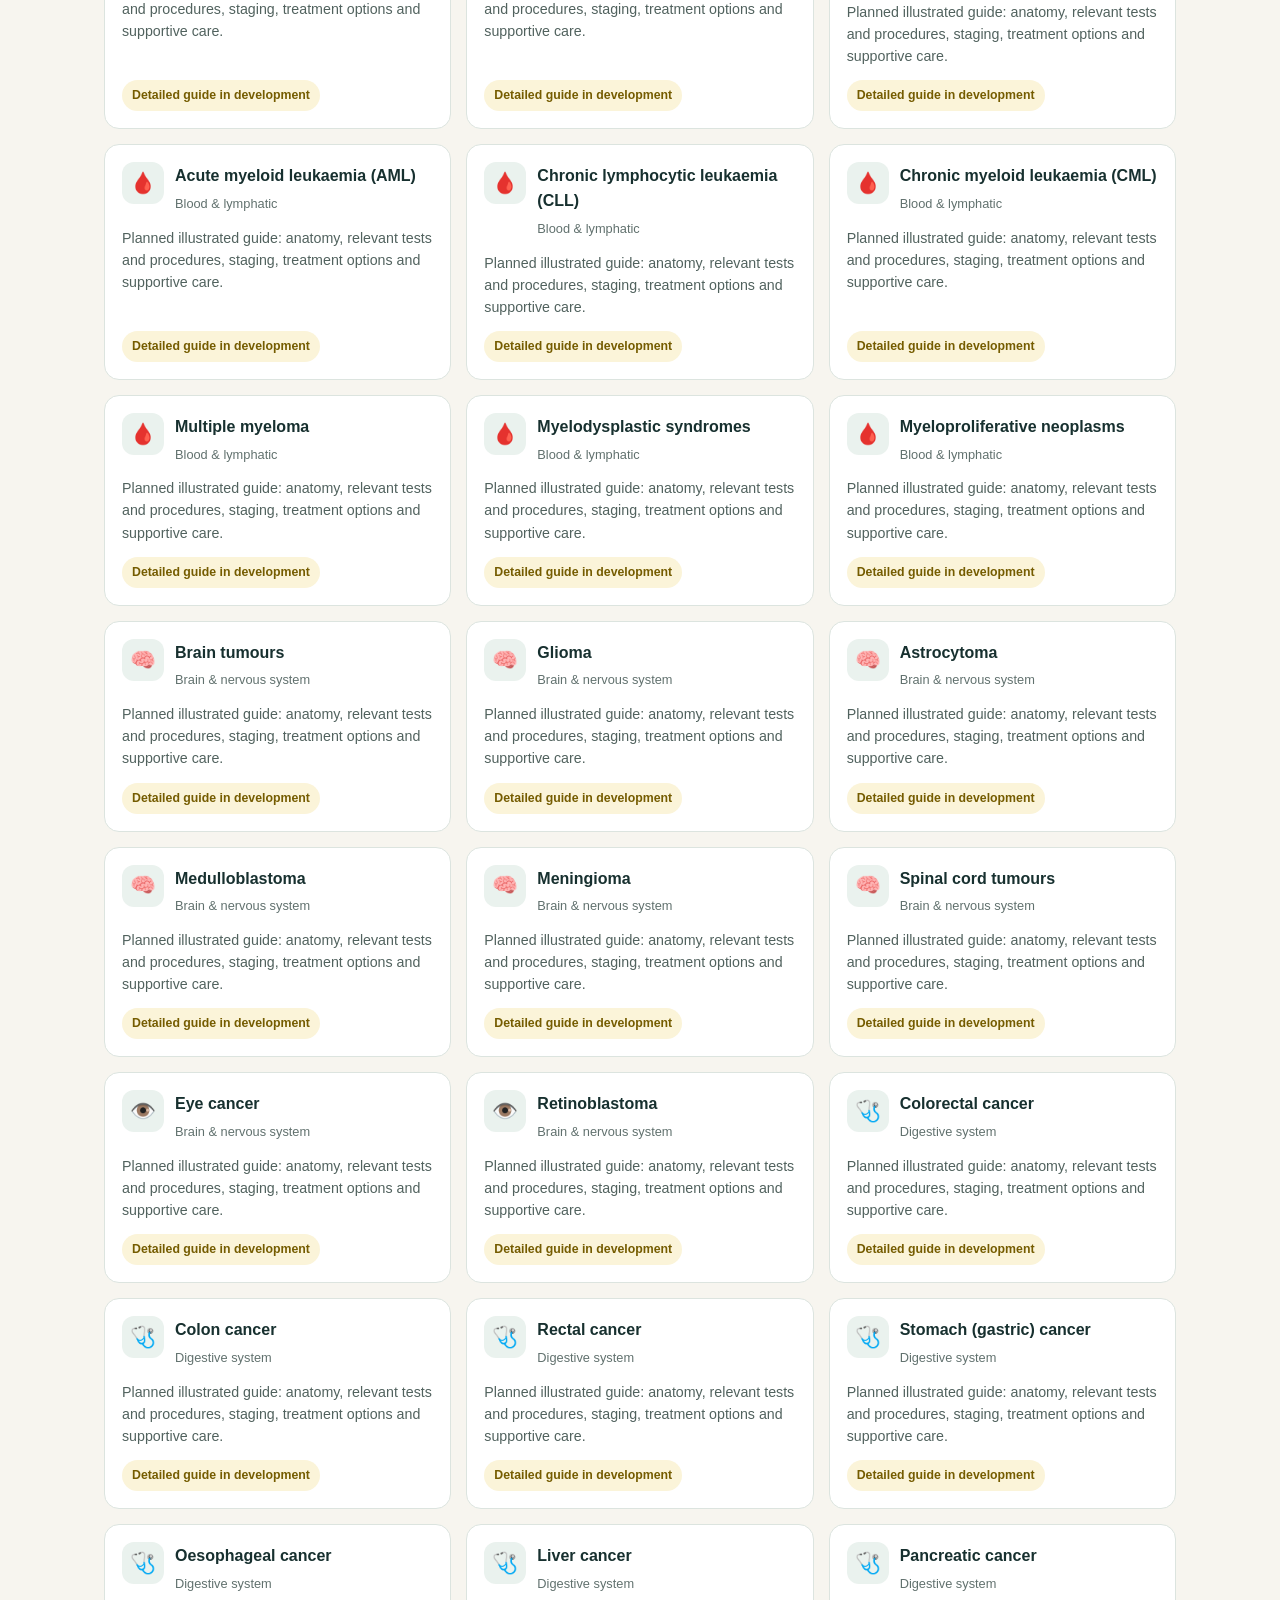
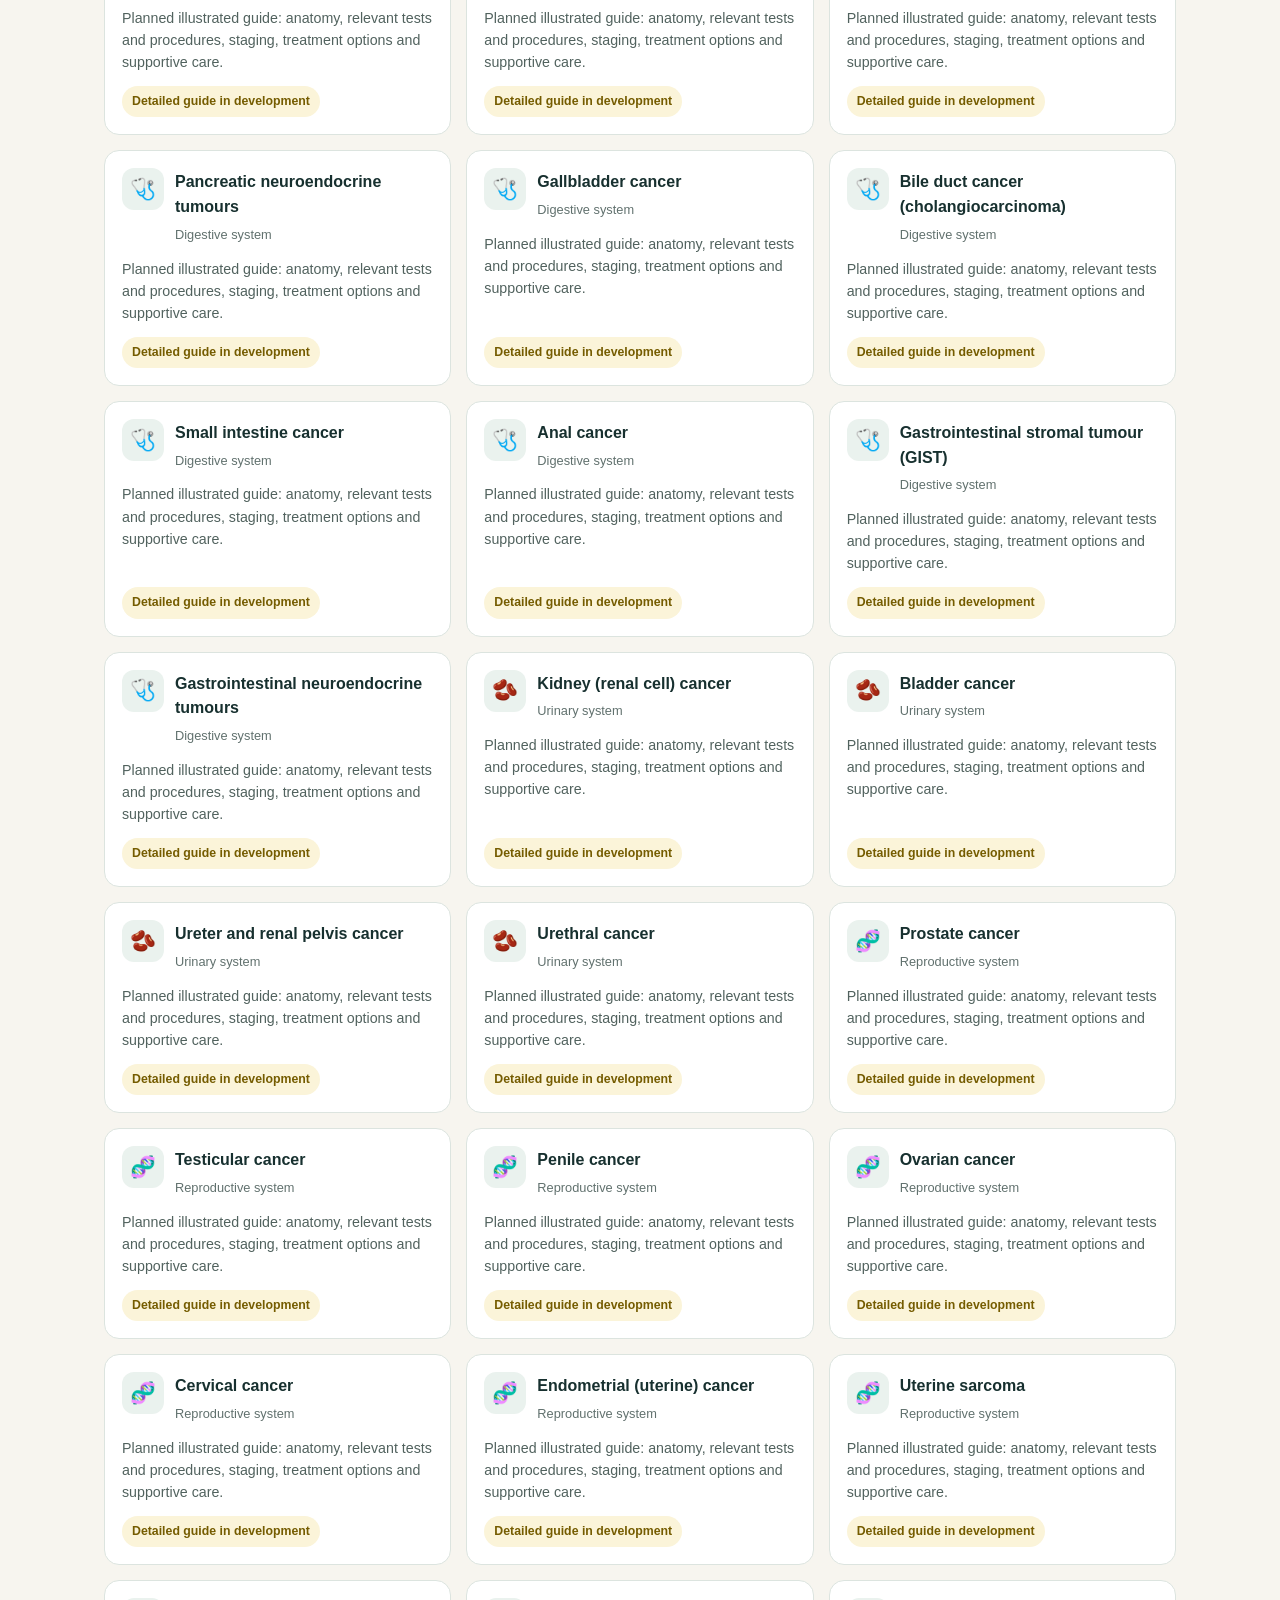
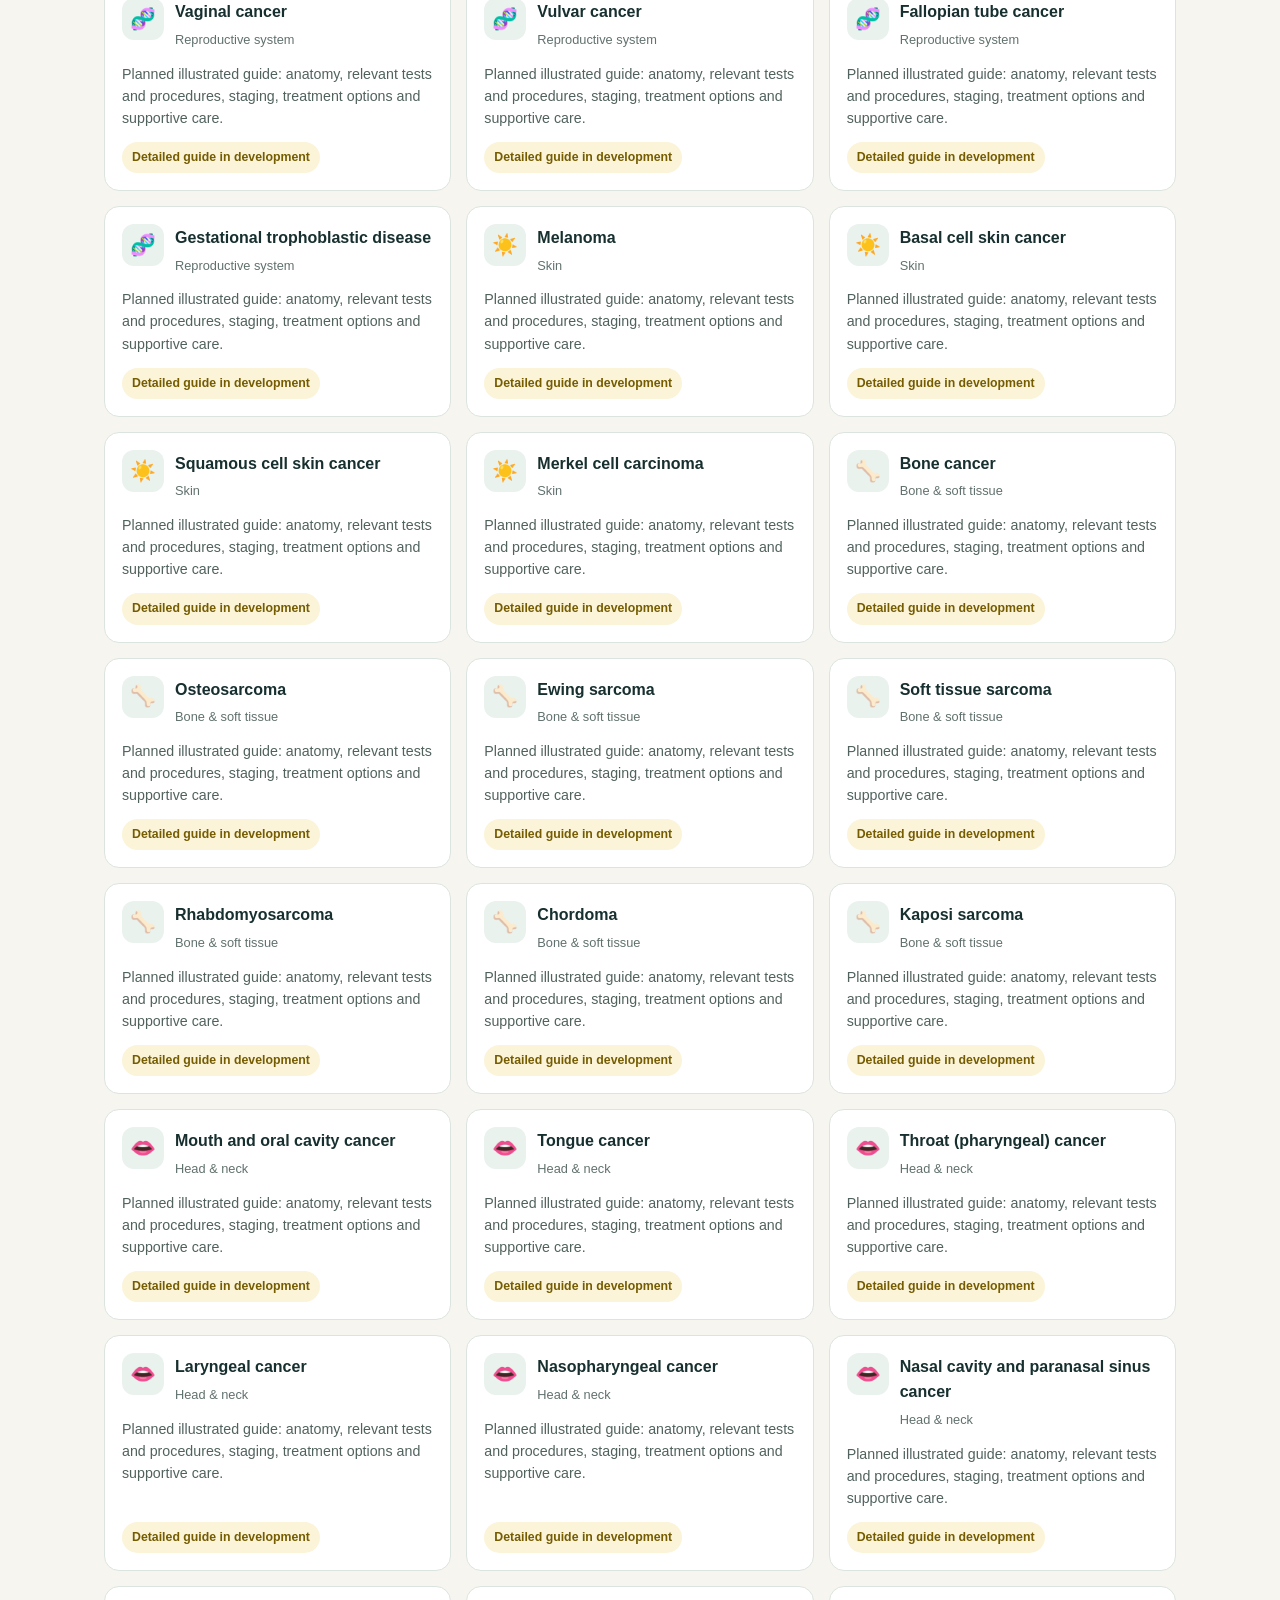
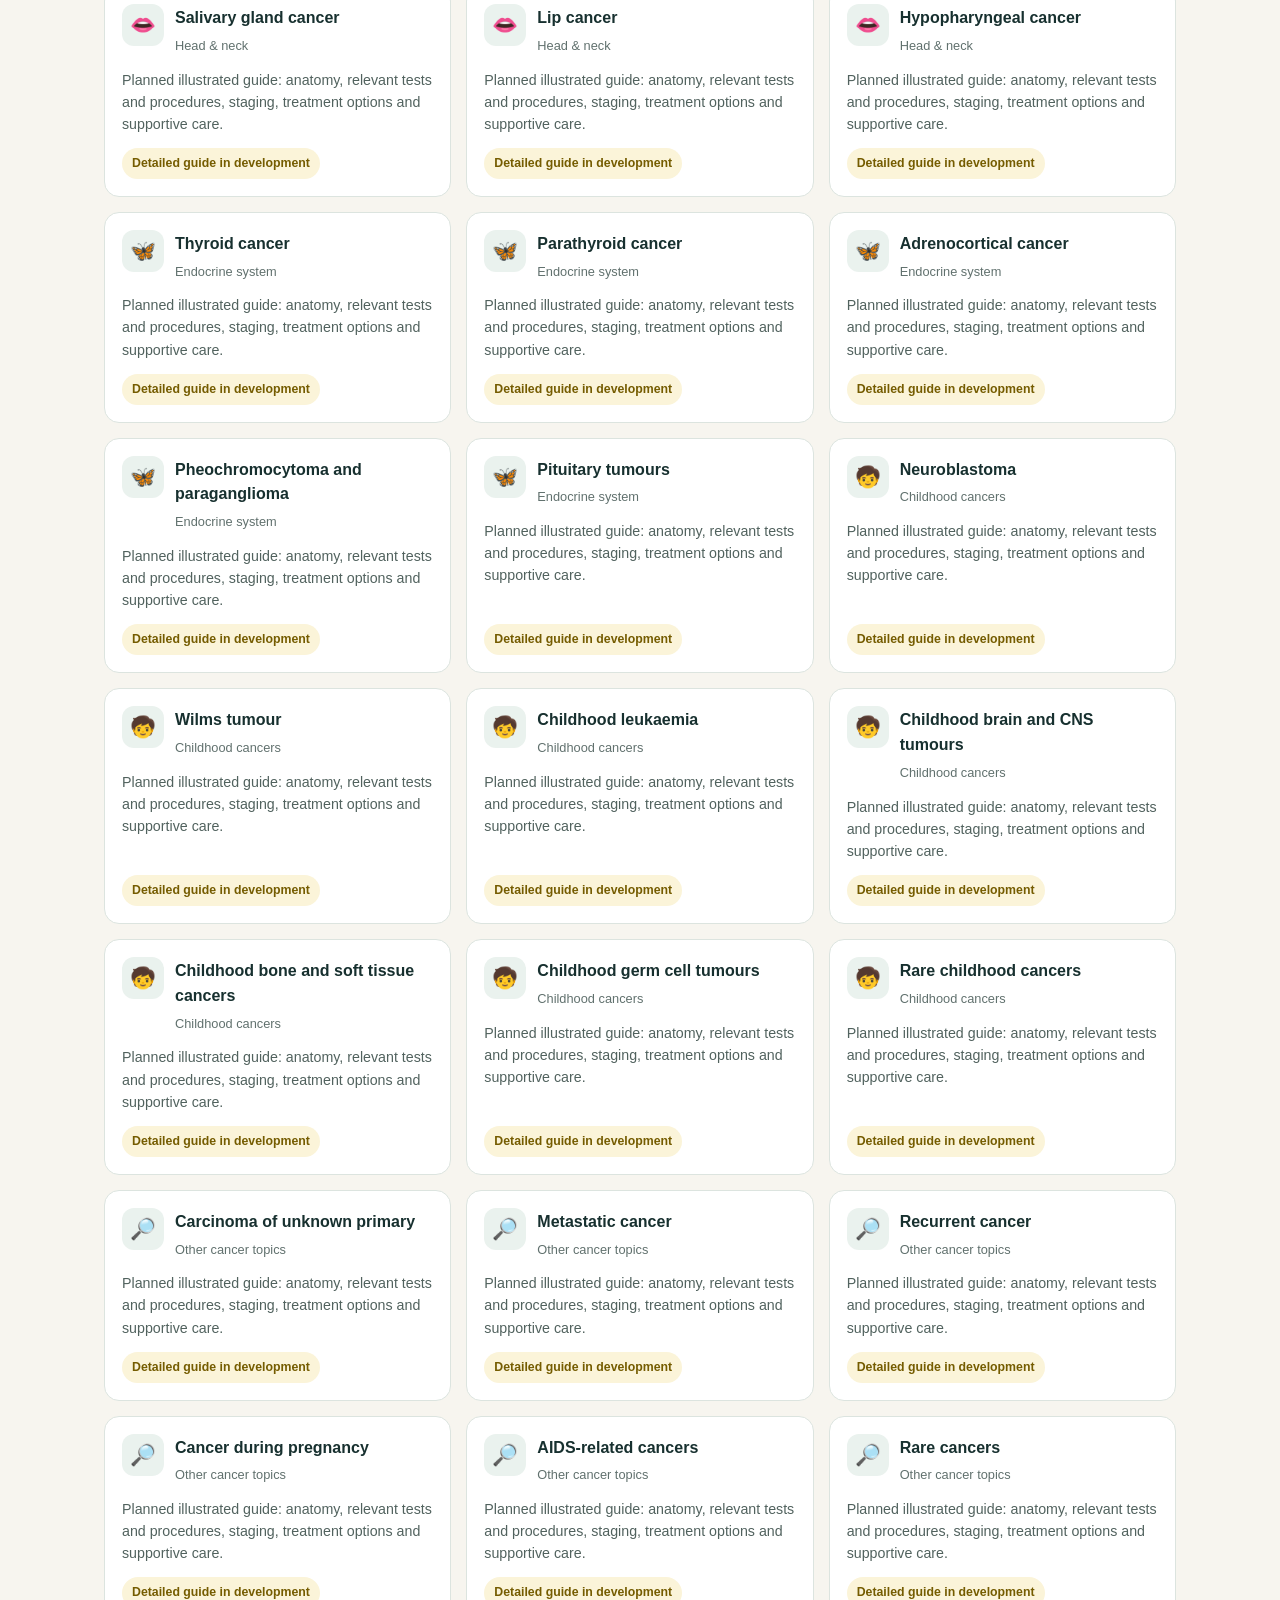
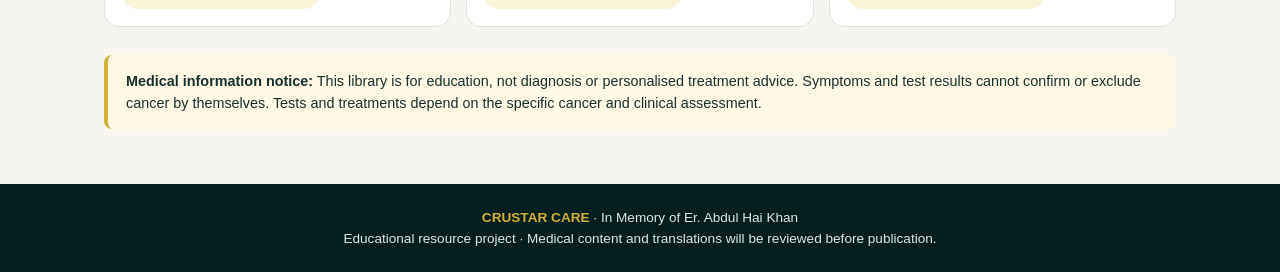
<file: cancer-library.html>
<!doctype html>
<html lang="en">
<head>
<meta charset="utf-8"><meta name="viewport" content="width=device-width,initial-scale=1">
<meta name="description" content="CRUSTAR CARE Cancer Library">
<title>Cancer Library | CRUSTAR CARE</title>
<style>
:root{--g:#062f2d;--g2:#0b4541;--gold:#d4af37;--bg:#f7f5ef;--ink:#17302f;--muted:#61716e;--line:#dce4df}
*{box-sizing:border-box}body{margin:0;background:var(--bg);color:var(--ink);font:16px/1.55 Arial,Helvetica,sans-serif}
header{background:var(--g);color:white;padding:16px 5%;display:flex;justify-content:space-between;align-items:center;gap:14px;flex-wrap:wrap;border-bottom:3px solid var(--gold)}
.brand{font-weight:800;letter-spacing:2px}.brand span{color:var(--gold)}.tagline{font-size:.85rem;color:#e2ece7}
.back{color:white;text-decoration:none;border:1px solid #9ab3a9;padding:8px 13px;border-radius:22px}
.hero{background:linear-gradient(130deg,var(--g),var(--g2));color:white;padding:48px 5% 42px}.eyebrow{color:var(--gold);font-size:.78rem;font-weight:bold;letter-spacing:2px;text-transform:uppercase}
h1{font-size:clamp(2.1rem,5vw,3.5rem);line-height:1.08;margin:12px 0;max-width:800px}.hero p{max-width:780px;color:#e2ece7}.note{font-size:.86rem!important}
main{max-width:1200px;margin:auto;padding:28px 5% 55px}.toolbar{background:white;border:1px solid var(--line);padding:18px;border-radius:16px;display:grid;grid-template-columns:1.4fr 1fr;gap:14px}
input,select{width:100%;padding:13px 14px;border:1px solid #cbd7d1;border-radius:10px;background:white;font-size:1rem;color:var(--ink)}
.row{display:flex;justify-content:space-between;align-items:center;gap:12px;flex-wrap:wrap;margin:24px 0 14px}h2{margin:0;color:var(--g);font-size:1.4rem}.count{font-size:.9rem;color:var(--muted)}
.grid{display:grid;grid-template-columns:repeat(3,minmax(0,1fr));gap:15px}.card{background:white;border:1px solid var(--line);border-radius:15px;padding:17px;min-height:174px;display:flex;flex-direction:column}
.cardtop{display:flex;gap:11px;align-items:flex-start}.icon{width:42px;height:42px;border-radius:12px;background:#eaf2ee;display:grid;place-items:center;font-size:1.3rem;flex-shrink:0}
h3{font-size:1rem;margin:2px 0 5px}.category{font-size:.8rem;color:var(--muted)}.card p{font-size:.89rem;color:#51625e;margin:13px 0}
.status{margin-top:auto;font-size:.77rem;font-weight:bold;color:#755c00;background:#fbf4d9;border-radius:20px;padding:6px 10px;align-self:flex-start}
.empty{display:none;background:white;border-radius:12px;padding:25px;text-align:center;color:var(--muted)}
.notice{margin-top:28px;background:#fff9e6;border-left:4px solid var(--gold);padding:15px 18px;border-radius:8px;font-size:.9rem}
footer{background:#041f1e;color:#dbe7e1;text-align:center;padding:23px 5%;font-size:.85rem}footer strong{color:var(--gold)}
@media(max-width:850px){.grid{grid-template-columns:repeat(2,minmax(0,1fr))}.toolbar{grid-template-columns:1fr}}
@media(max-width:540px){.grid{grid-template-columns:1fr}.card{min-height:0}}
</style></head>
<body>
<header><div><div class="brand">CRUSTAR <span>CARE</span></div><div class="tagline">From the first doubt to the entire journey.</div></div><a class="back" href="index.html">← Back to Home</a></header>
<section class="hero"><div class="eyebrow">Explore · Understand · Prepare</div><h1>Cancer Knowledge Library</h1><p>Explore cancer types by body system. Our planned guides will explain anatomy, diagnostic tests, procedures, staging, treatment options and supportive care with clear medical illustrations.</p><p class="note">Guides are being developed in stages. A directory listing does not mean a complete guide is available yet.</p></section>
<main><div class="toolbar" role="search"><input id="search" type="search" placeholder="Search cancer (e.g., lung, lymphoma, leukaemia)" aria-label="Search cancer types"><select id="category" aria-label="Filter by body system"><option value="">All body systems</option></select></div>
<div class="row"><h2>Browse cancer types</h2><div class="count" id="count" aria-live="polite"></div></div><div class="grid" id="grid"></div><div class="empty" id="empty">No matches. Try another search or select all body systems.</div>
<div class="notice"><strong>Medical information notice:</strong> This library is for education, not diagnosis or personalised treatment advice. Symptoms and test results cannot confirm or exclude cancer by themselves. Tests and treatments depend on the specific cancer and clinical assessment.</div></main>
<footer><strong>CRUSTAR CARE</strong> · In Memory of Er. Abdul Hai Khan<br>Educational resource project · Medical content and translations will be reviewed before publication.</footer>
<script>
const cancers=[
["Lung cancer","Lungs & chest","🫁","lung-cancer.html"],["Non-small cell lung cancer","Lungs & chest","🫁"],["Small cell lung cancer","Lungs & chest","🫁"],["Mesothelioma","Lungs & chest","🫁"],["Thymoma and thymic carcinoma","Lungs & chest","🫁"],
["Breast cancer","Breast","🎗️"],["Male breast cancer","Breast","🎗️"],["Ductal carcinoma in situ (DCIS)","Breast","🎗️"],
["Hodgkin lymphoma","Blood & lymphatic","🩸"],["Non-Hodgkin lymphoma","Blood & lymphatic","🩸"],["Diffuse large B-cell lymphoma (DLBCL)","Blood & lymphatic","🩸"],["Burkitt lymphoma","Blood & lymphatic","🩸"],["Primary CNS lymphoma","Blood & lymphatic","🩸"],["Leukaemia","Blood & lymphatic","🩸"],["Acute lymphoblastic leukaemia (ALL)","Blood & lymphatic","🩸"],["Acute myeloid leukaemia (AML)","Blood & lymphatic","🩸"],["Chronic lymphocytic leukaemia (CLL)","Blood & lymphatic","🩸"],["Chronic myeloid leukaemia (CML)","Blood & lymphatic","🩸"],["Multiple myeloma","Blood & lymphatic","🩸"],["Myelodysplastic syndromes","Blood & lymphatic","🩸"],["Myeloproliferative neoplasms","Blood & lymphatic","🩸"],
["Brain tumours","Brain & nervous system","🧠"],["Glioma","Brain & nervous system","🧠"],["Astrocytoma","Brain & nervous system","🧠"],["Medulloblastoma","Brain & nervous system","🧠"],["Meningioma","Brain & nervous system","🧠"],["Spinal cord tumours","Brain & nervous system","🧠"],["Eye cancer","Brain & nervous system","👁️"],["Retinoblastoma","Brain & nervous system","👁️"],
["Colorectal cancer","Digestive system","🩺"],["Colon cancer","Digestive system","🩺"],["Rectal cancer","Digestive system","🩺"],["Stomach (gastric) cancer","Digestive system","🩺"],["Oesophageal cancer","Digestive system","🩺"],["Liver cancer","Digestive system","🩺"],["Pancreatic cancer","Digestive system","🩺"],["Pancreatic neuroendocrine tumours","Digestive system","🩺"],["Gallbladder cancer","Digestive system","🩺"],["Bile duct cancer (cholangiocarcinoma)","Digestive system","🩺"],["Small intestine cancer","Digestive system","🩺"],["Anal cancer","Digestive system","🩺"],["Gastrointestinal stromal tumour (GIST)","Digestive system","🩺"],["Gastrointestinal neuroendocrine tumours","Digestive system","🩺"],
["Kidney (renal cell) cancer","Urinary system","🫘"],["Bladder cancer","Urinary system","🫘"],["Ureter and renal pelvis cancer","Urinary system","🫘"],["Urethral cancer","Urinary system","🫘"],
["Prostate cancer","Reproductive system","🧬"],["Testicular cancer","Reproductive system","🧬"],["Penile cancer","Reproductive system","🧬"],["Ovarian cancer","Reproductive system","🧬"],["Cervical cancer","Reproductive system","🧬"],["Endometrial (uterine) cancer","Reproductive system","🧬"],["Uterine sarcoma","Reproductive system","🧬"],["Vaginal cancer","Reproductive system","🧬"],["Vulvar cancer","Reproductive system","🧬"],["Fallopian tube cancer","Reproductive system","🧬"],["Gestational trophoblastic disease","Reproductive system","🧬"],
["Melanoma","Skin","☀️"],["Basal cell skin cancer","Skin","☀️"],["Squamous cell skin cancer","Skin","☀️"],["Merkel cell carcinoma","Skin","☀️"],
["Bone cancer","Bone & soft tissue","🦴"],["Osteosarcoma","Bone & soft tissue","🦴"],["Ewing sarcoma","Bone & soft tissue","🦴"],["Soft tissue sarcoma","Bone & soft tissue","🦴"],["Rhabdomyosarcoma","Bone & soft tissue","🦴"],["Chordoma","Bone & soft tissue","🦴"],["Kaposi sarcoma","Bone & soft tissue","🦴"],
["Mouth and oral cavity cancer","Head & neck","👄"],["Tongue cancer","Head & neck","👄"],["Throat (pharyngeal) cancer","Head & neck","👄"],["Laryngeal cancer","Head & neck","👄"],["Nasopharyngeal cancer","Head & neck","👄"],["Nasal cavity and paranasal sinus cancer","Head & neck","👄"],["Salivary gland cancer","Head & neck","👄"],["Lip cancer","Head & neck","👄"],["Hypopharyngeal cancer","Head & neck","👄"],
["Thyroid cancer","Endocrine system","🦋"],["Parathyroid cancer","Endocrine system","🦋"],["Adrenocortical cancer","Endocrine system","🦋"],["Pheochromocytoma and paraganglioma","Endocrine system","🦋"],["Pituitary tumours","Endocrine system","🦋"],
["Neuroblastoma","Childhood cancers","🧒"],["Wilms tumour","Childhood cancers","🧒"],["Childhood leukaemia","Childhood cancers","🧒"],["Childhood brain and CNS tumours","Childhood cancers","🧒"],["Childhood bone and soft tissue cancers","Childhood cancers","🧒"],["Childhood germ cell tumours","Childhood cancers","🧒"],["Rare childhood cancers","Childhood cancers","🧒"],
["Carcinoma of unknown primary","Other cancer topics","🔎"],["Metastatic cancer","Other cancer topics","🔎"],["Recurrent cancer","Other cancer topics","🔎"],["Cancer during pregnancy","Other cancer topics","🔎"],["AIDS-related cancers","Other cancer topics","🔎"],["Rare cancers","Other cancer topics","🔎"]
];
const search=document.getElementById('search'),category=document.getElementById('category'),grid=document.getElementById('grid'),count=document.getElementById('count'),empty=document.getElementById('empty');
[...new Set(cancers.map(c=>c[1]))].sort().forEach(c=>{const o=document.createElement('option');o.value=c;o.textContent=c;category.appendChild(o)});
function render(){const q=search.value.trim().toLowerCase(),cat=category.value;const list=cancers.filter(c=>c[0].toLowerCase().includes(q)&&(!cat||c[1]===cat));grid.innerHTML=list.map(c=>`<article class="card"><div class="cardtop"><div class="icon" aria-hidden="true">${c[2]}</div><div><h3>${c[0]}</h3><div class="category">${c[1]}</div></div></div><p>Planned illustrated guide: anatomy, relevant tests and procedures, staging, treatment options and supportive care.</p><div class="status">Detailed guide in development</div></article>`).join('');count.textContent=`Showing ${list.length} of ${cancers.length} listings`;empty.style.display=list.length?'none':'block'}
search.addEventListener('input',render);category.addEventListener('change',render);
  grid.addEventListener('click',e=>{
    const card=e.target.closest('.card');
    if(!card)return;
    const name=card.querySelector('h3')?.textContent;
    const item=cancers.find(c=>c[0]===name);
    if(item?.[3])location.href=item[3];
});render();
</script></body></html>
</file>
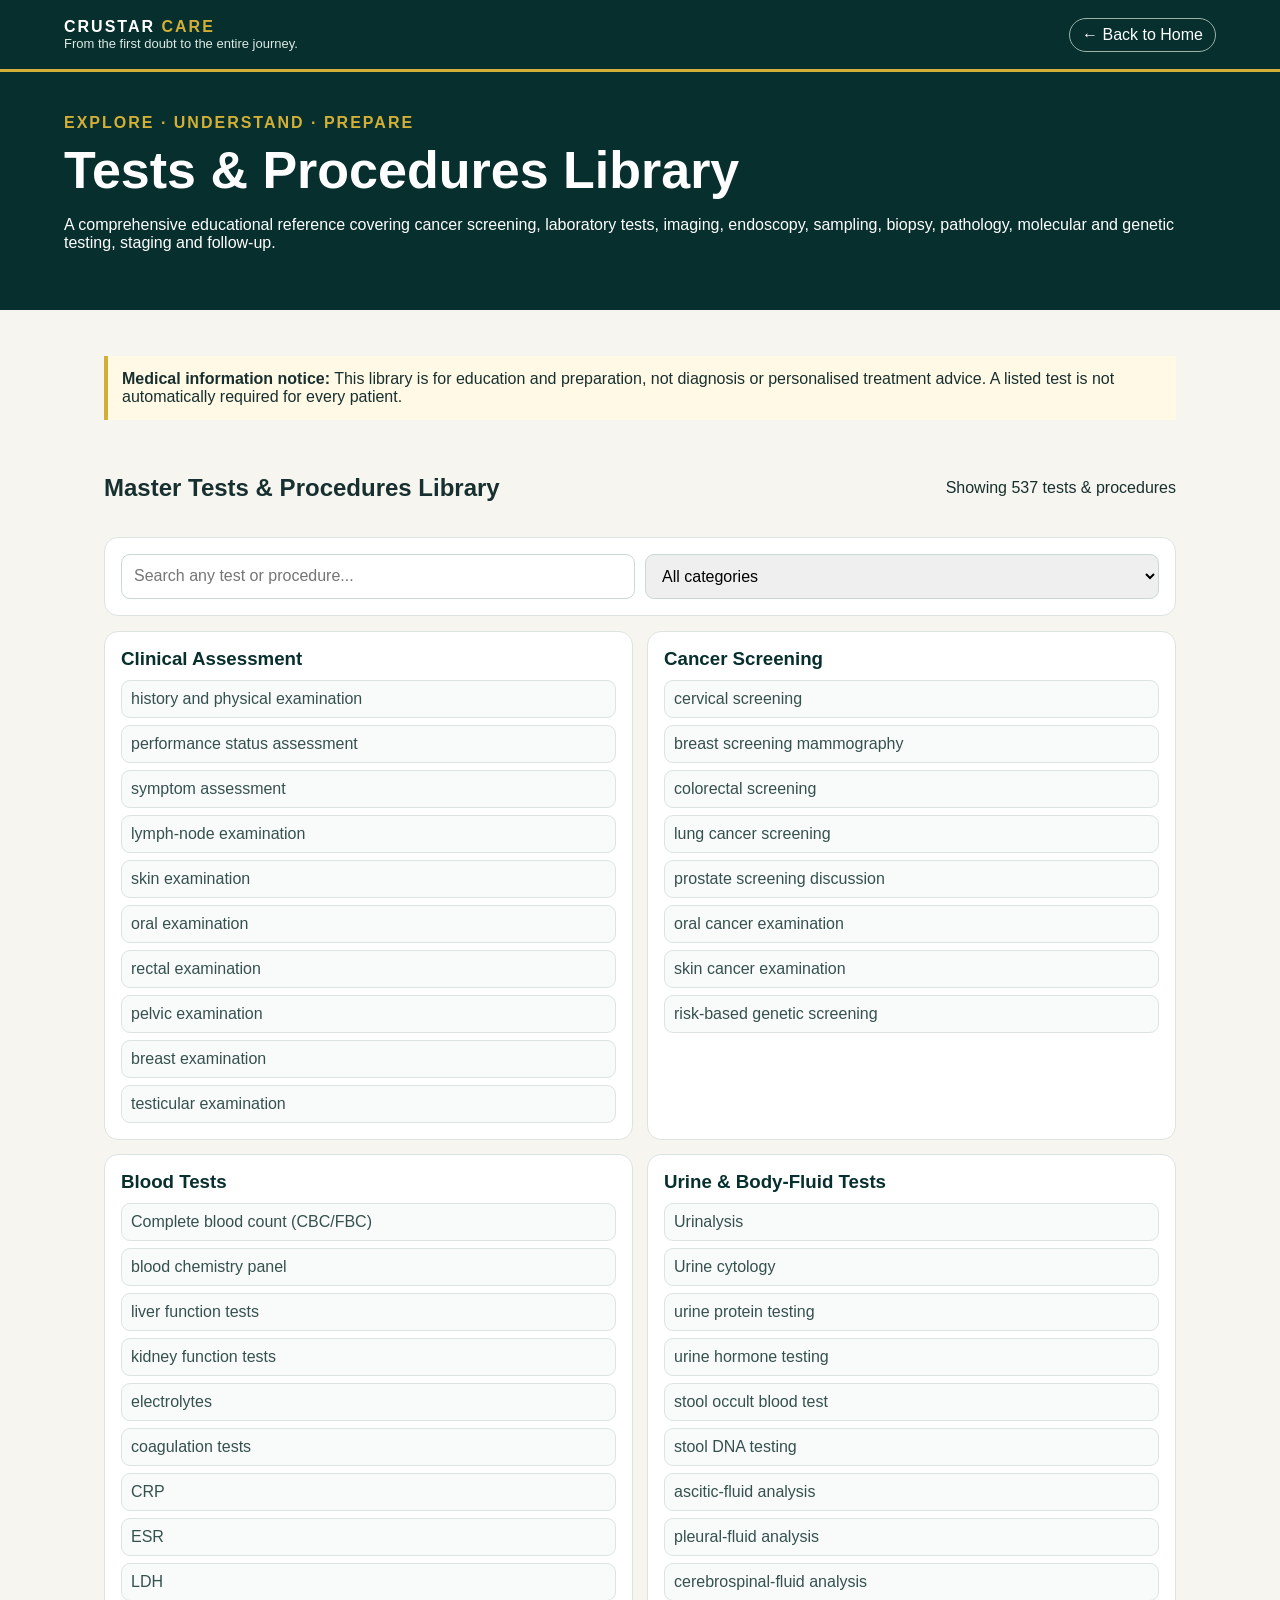
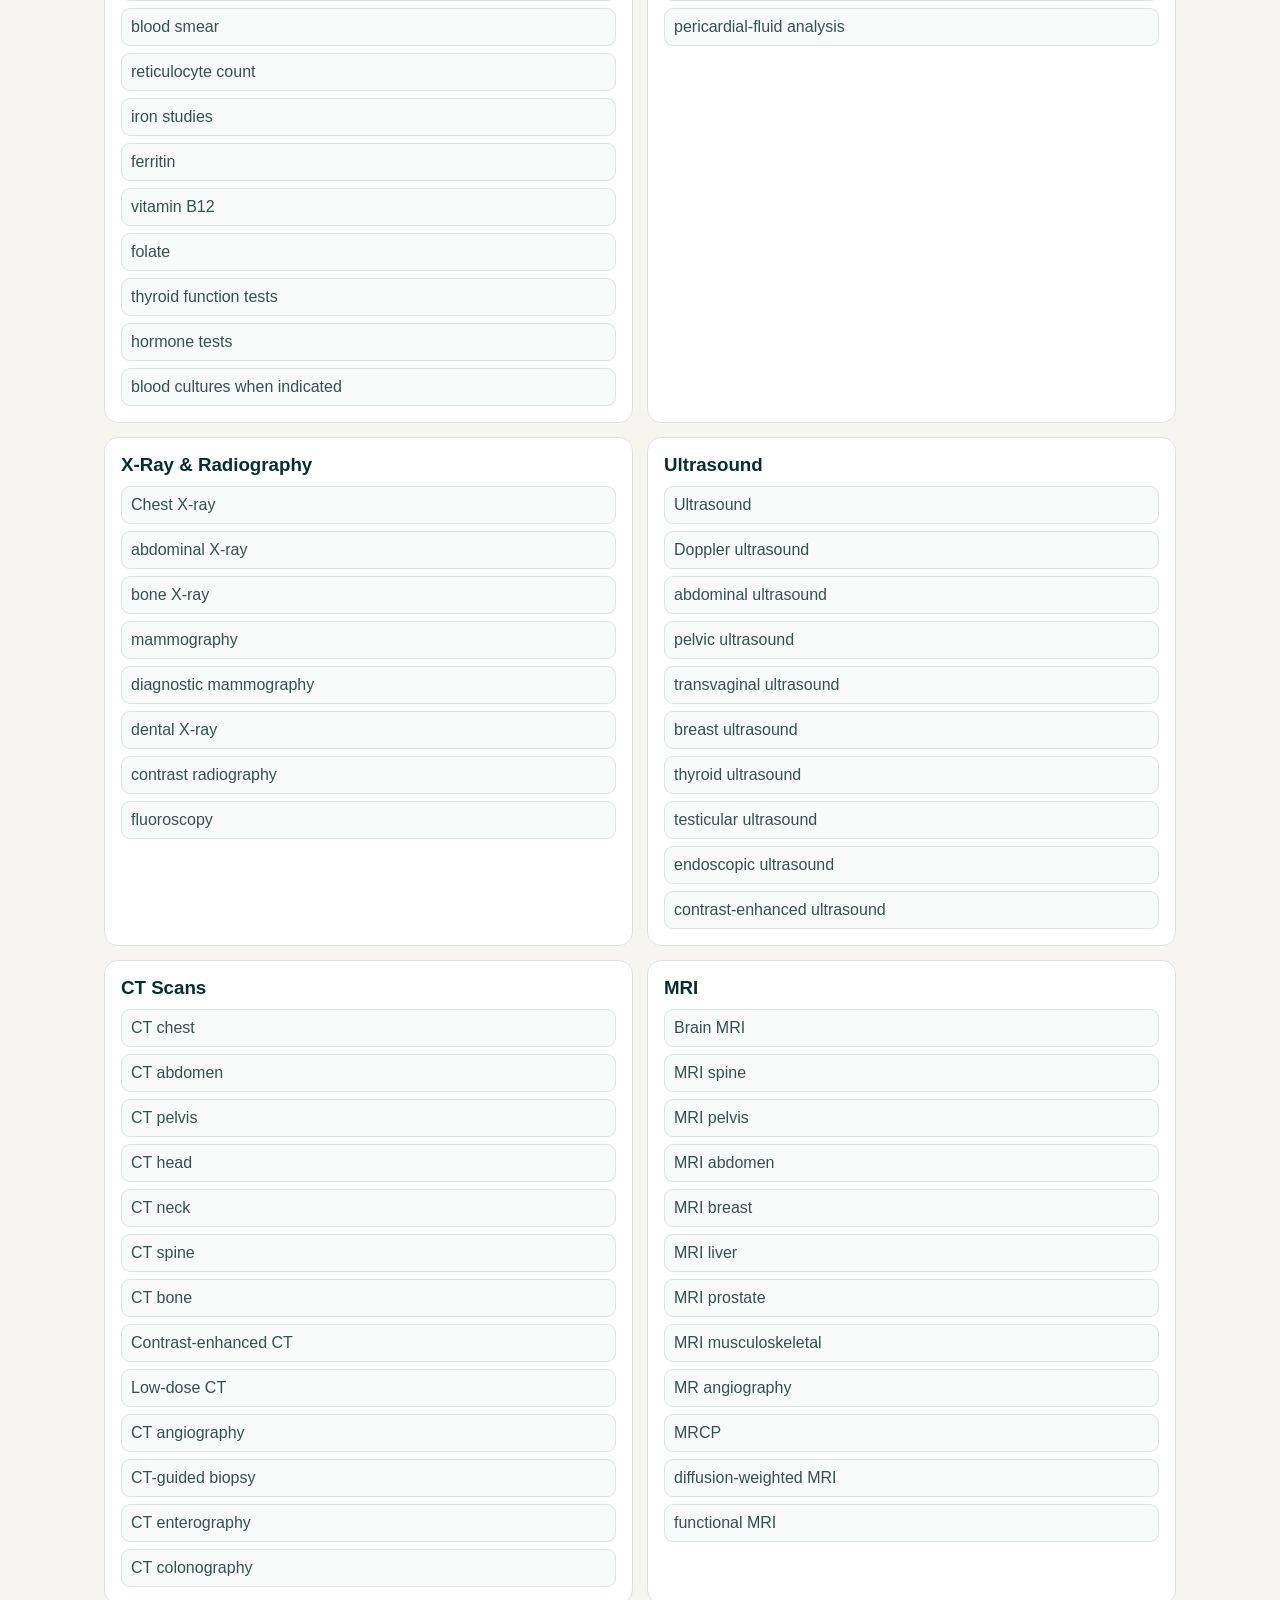
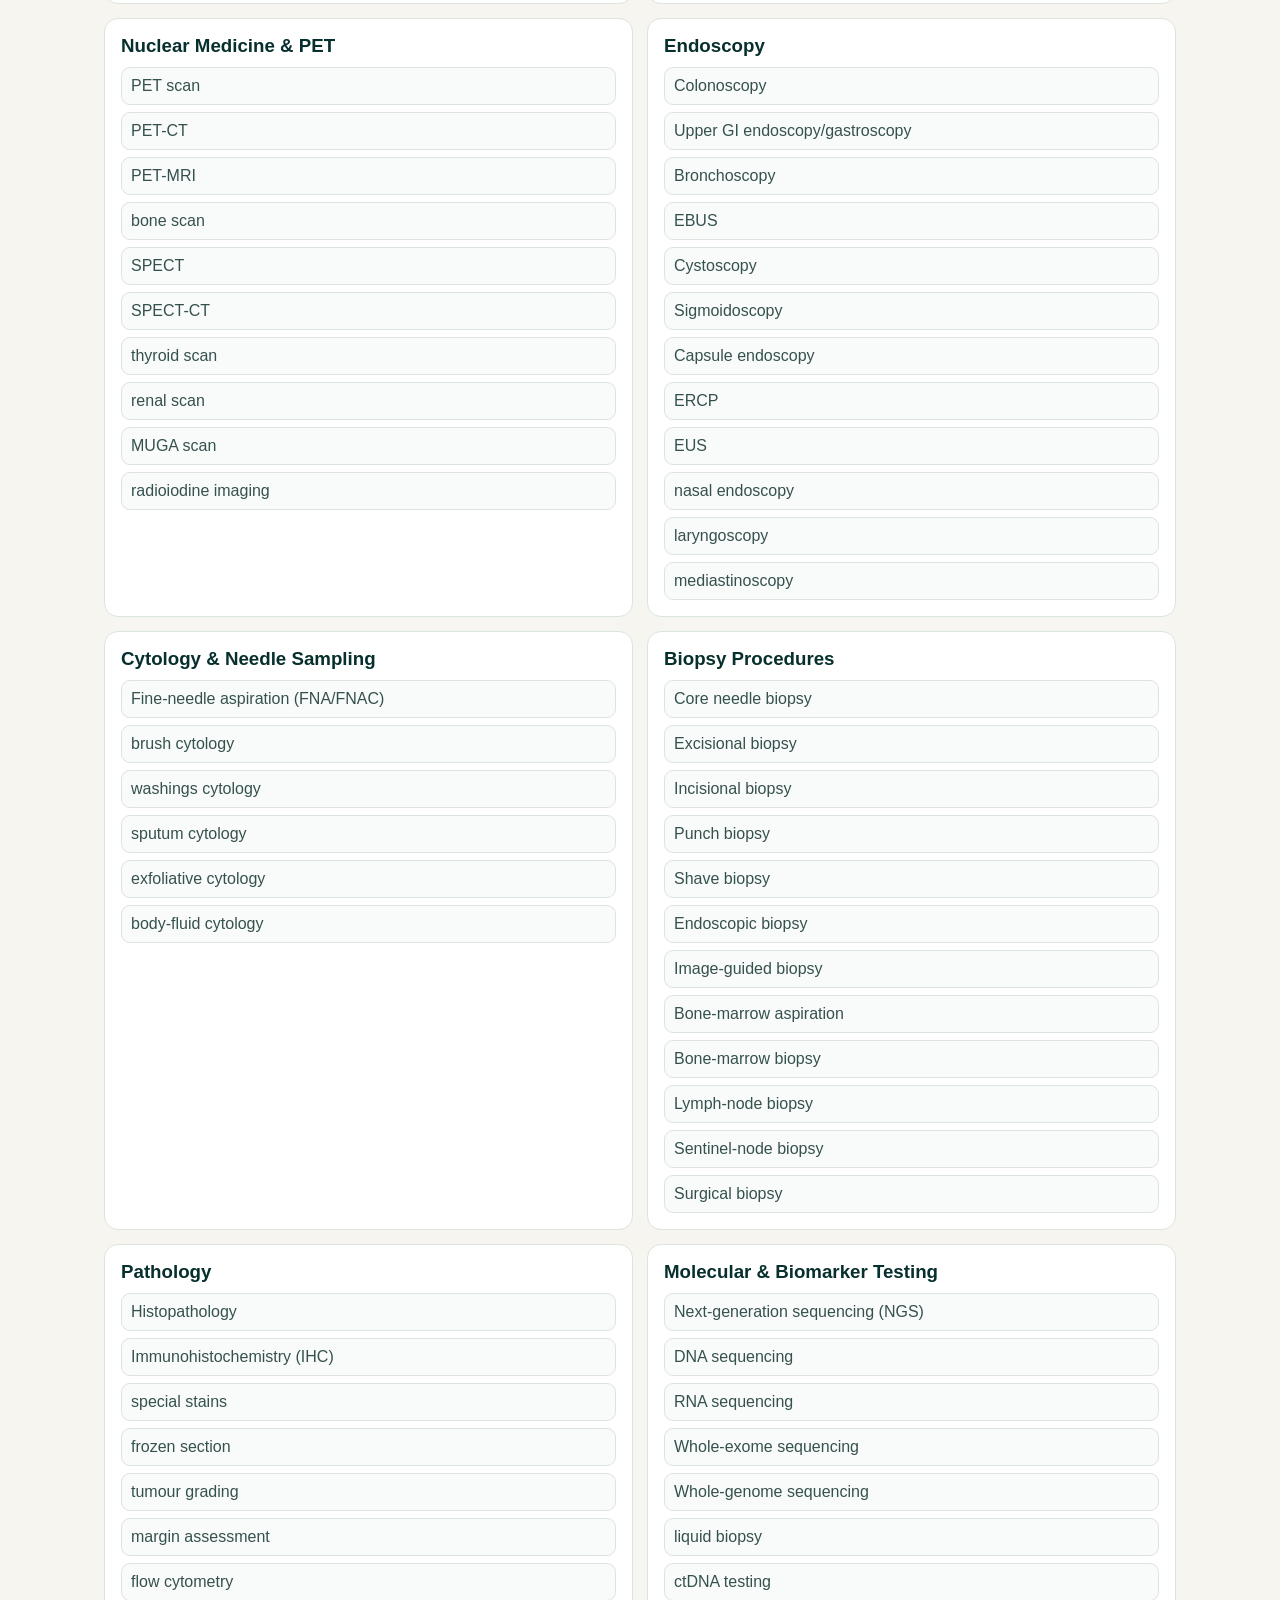
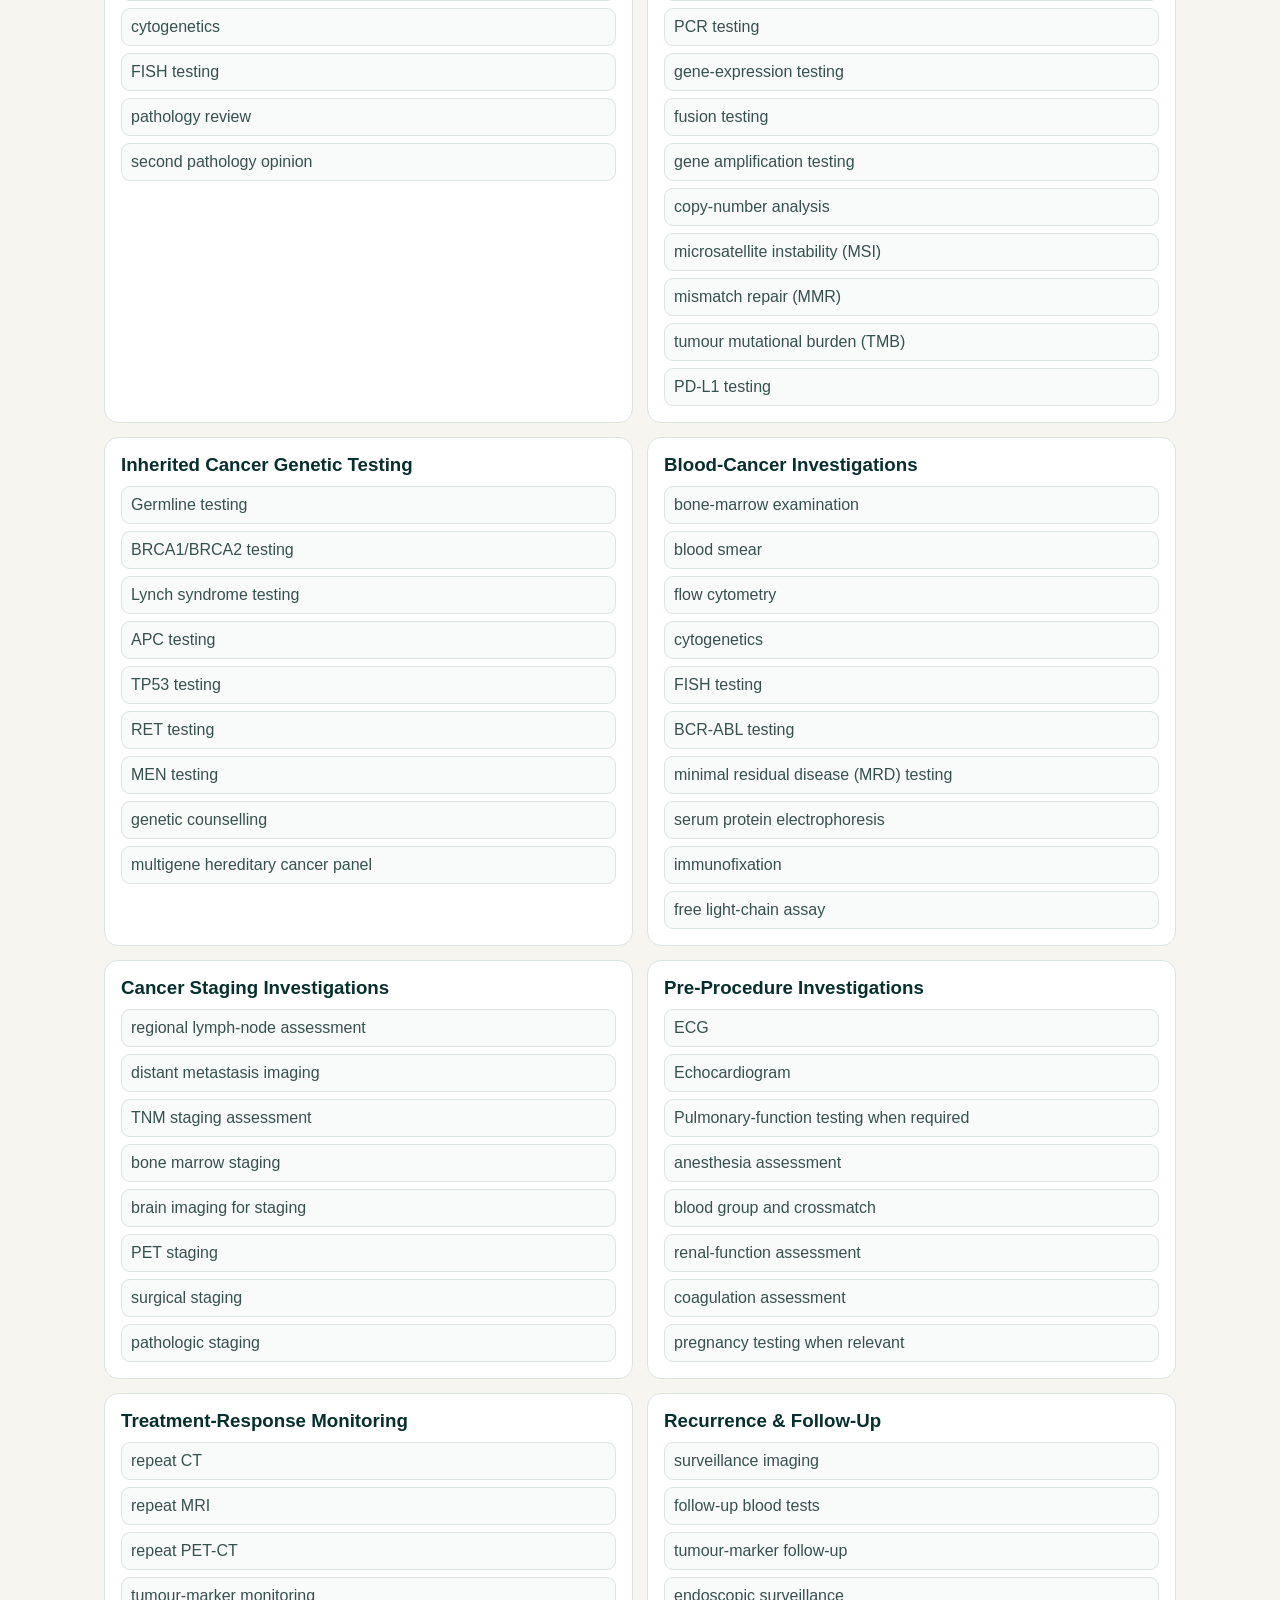
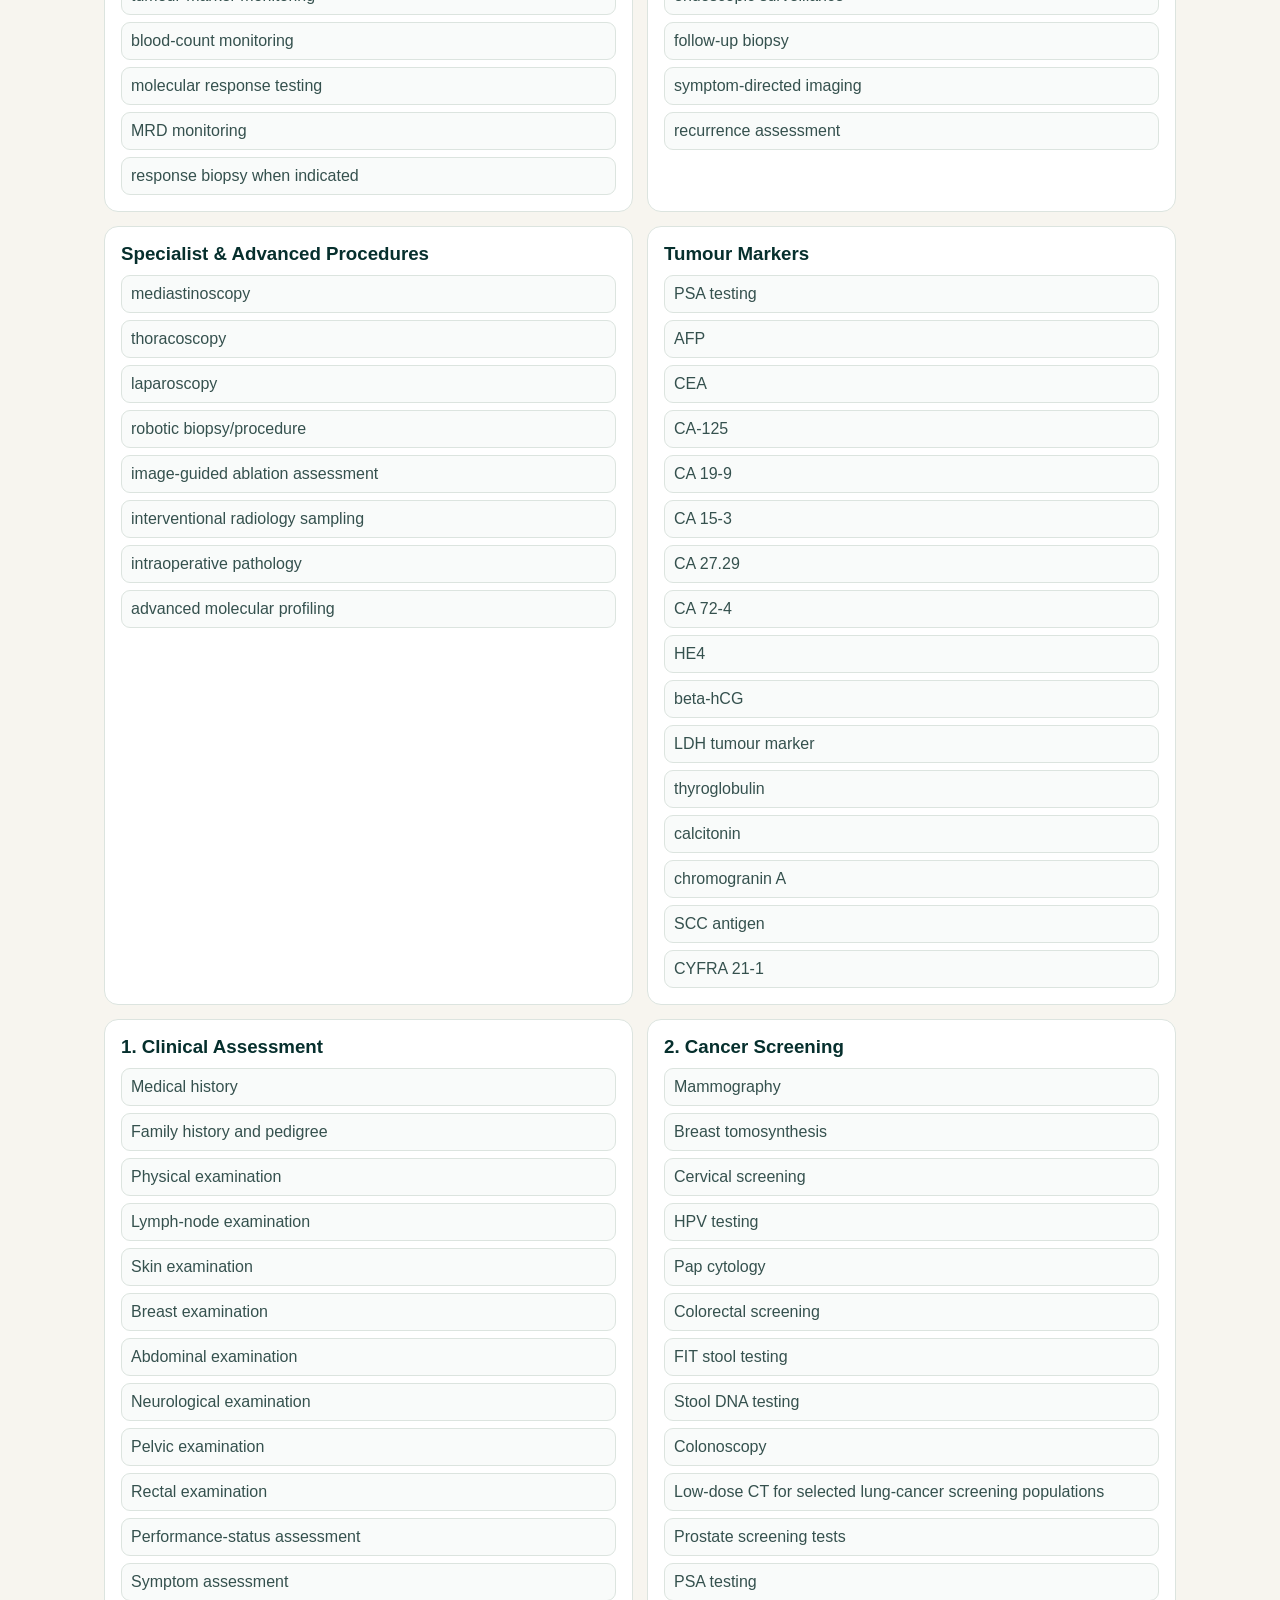
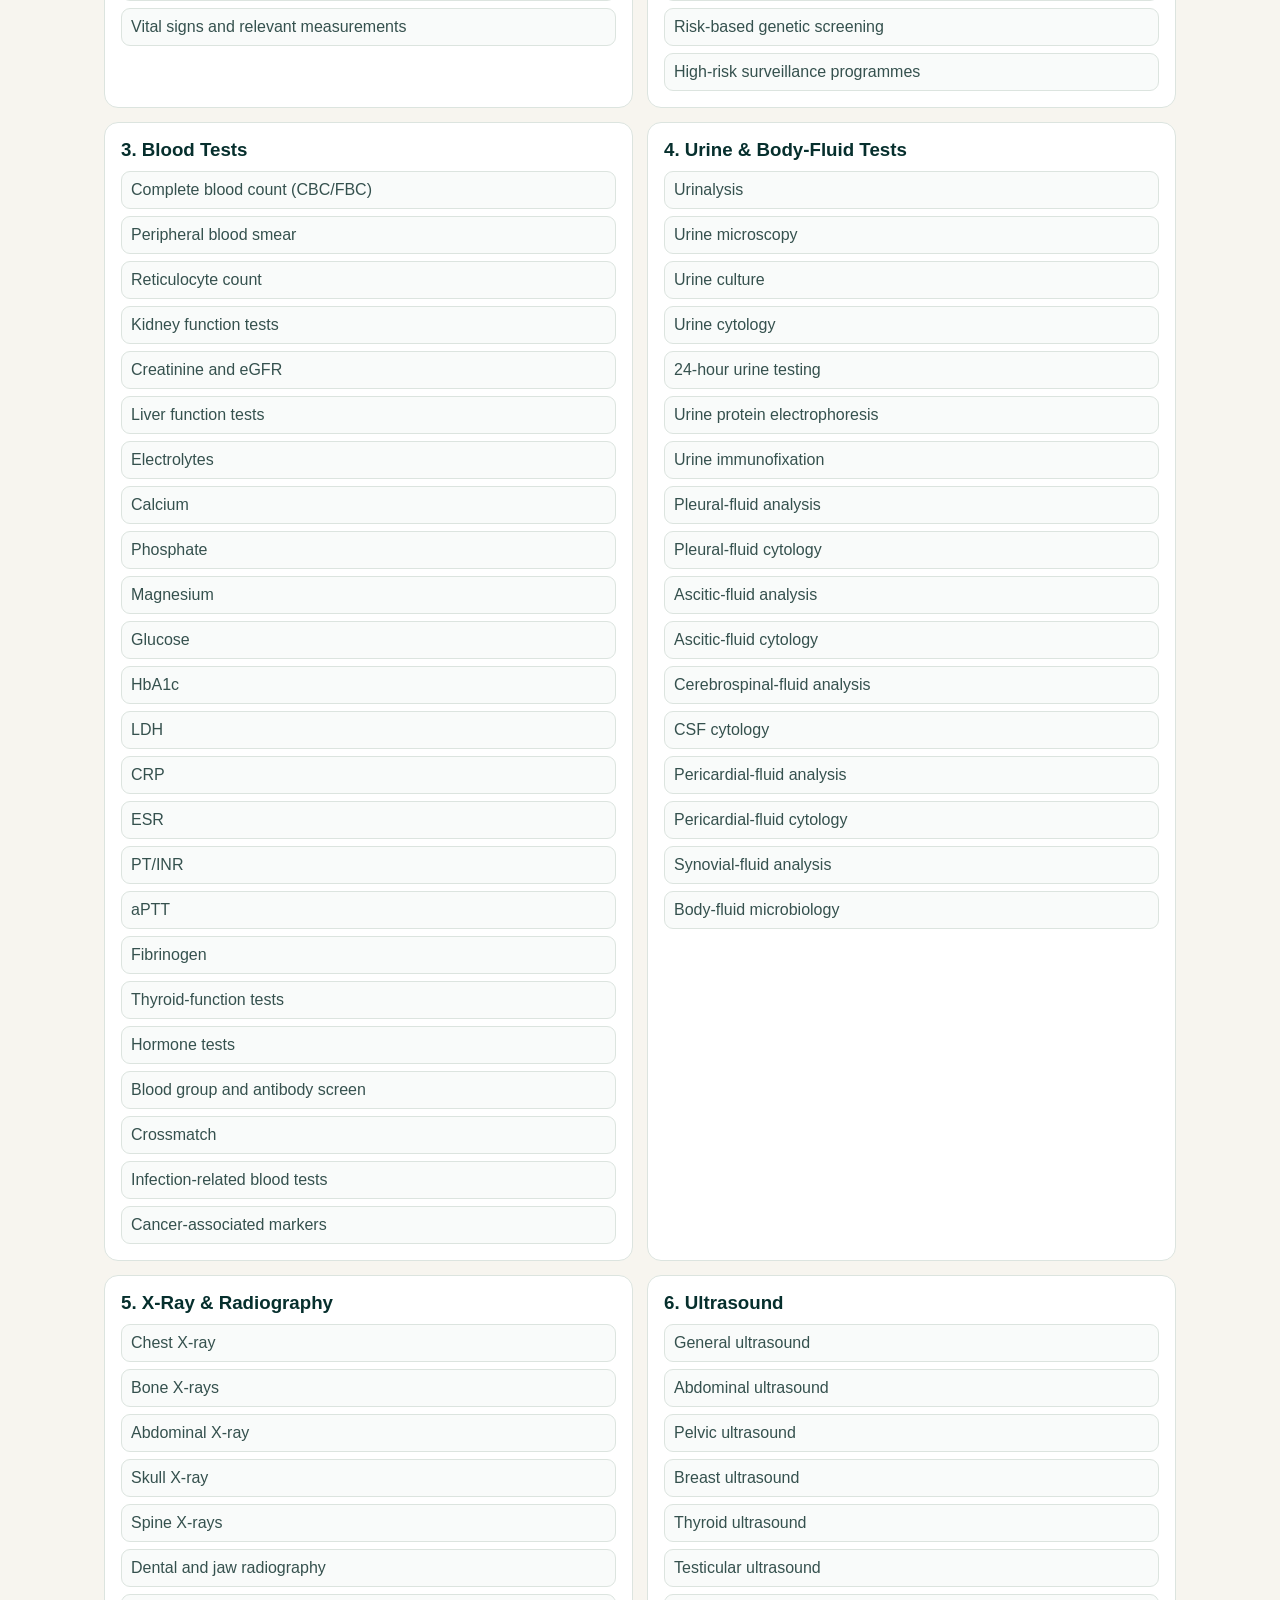
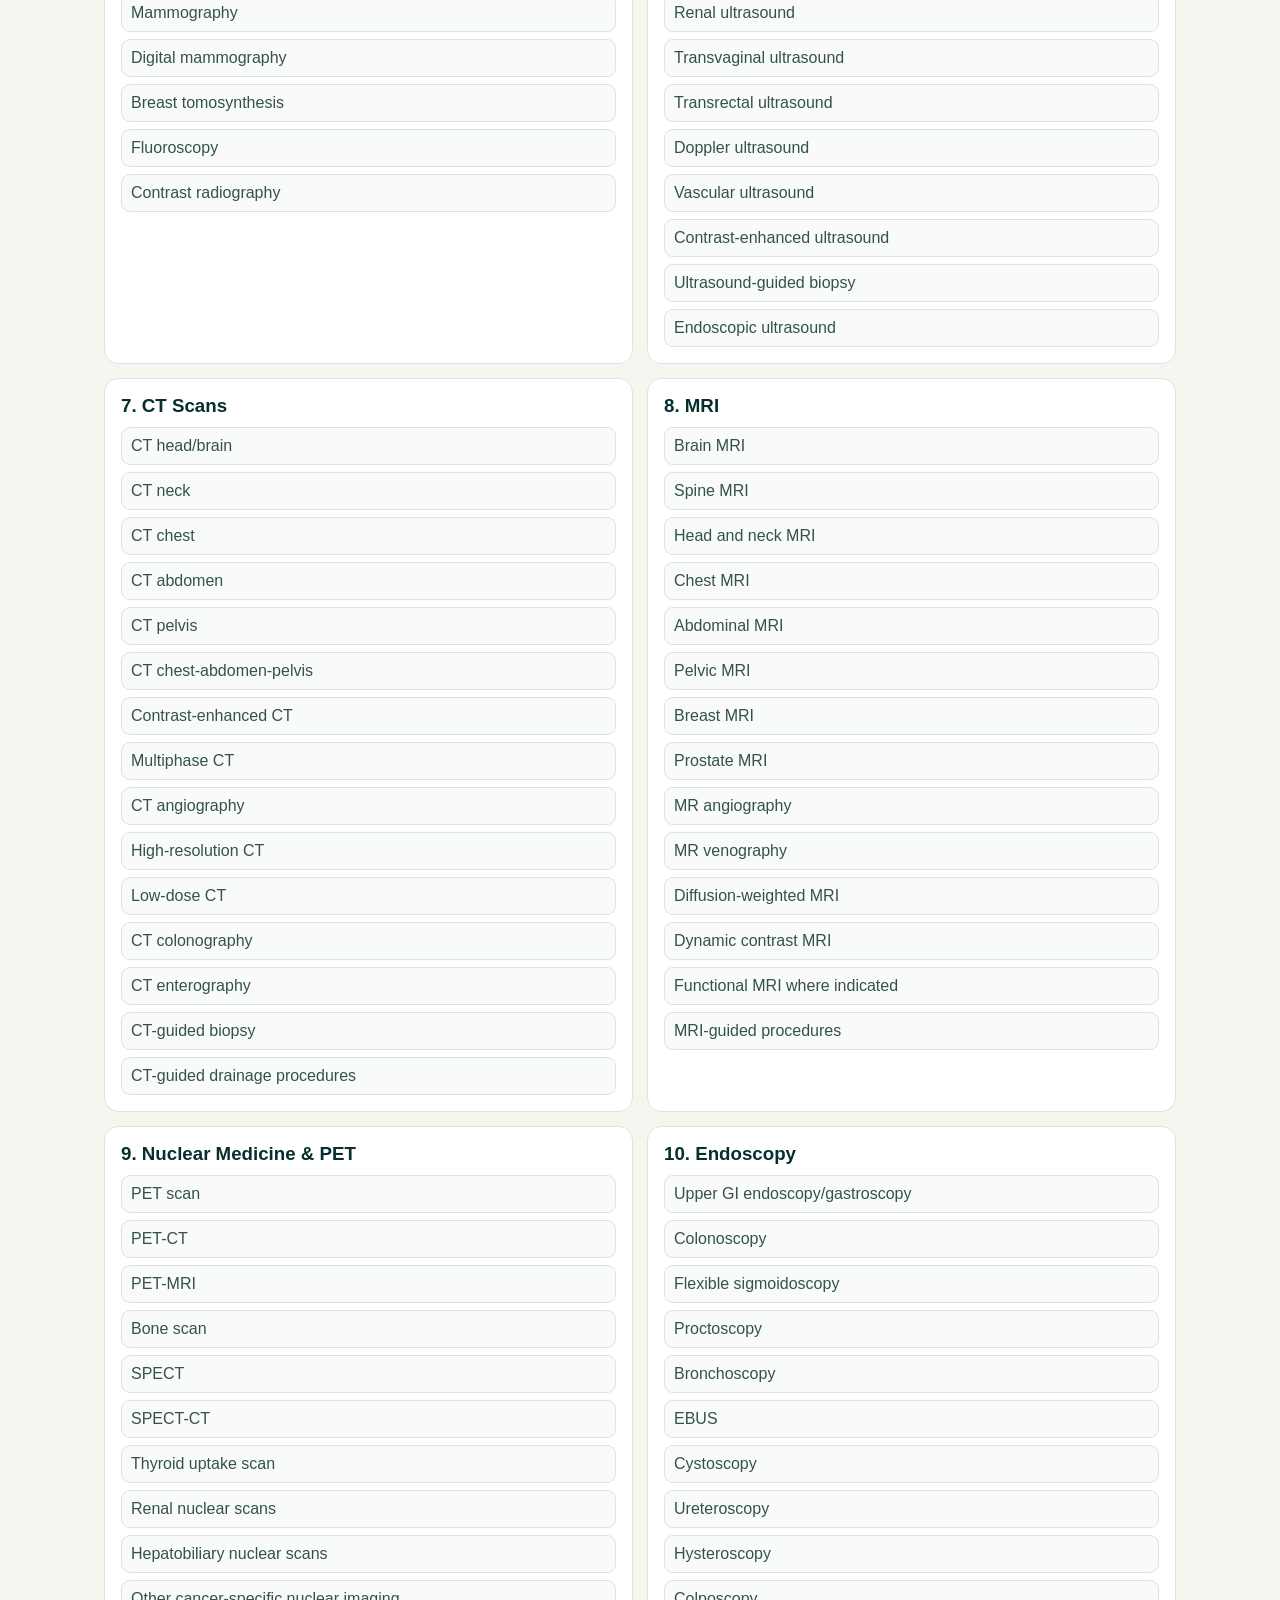
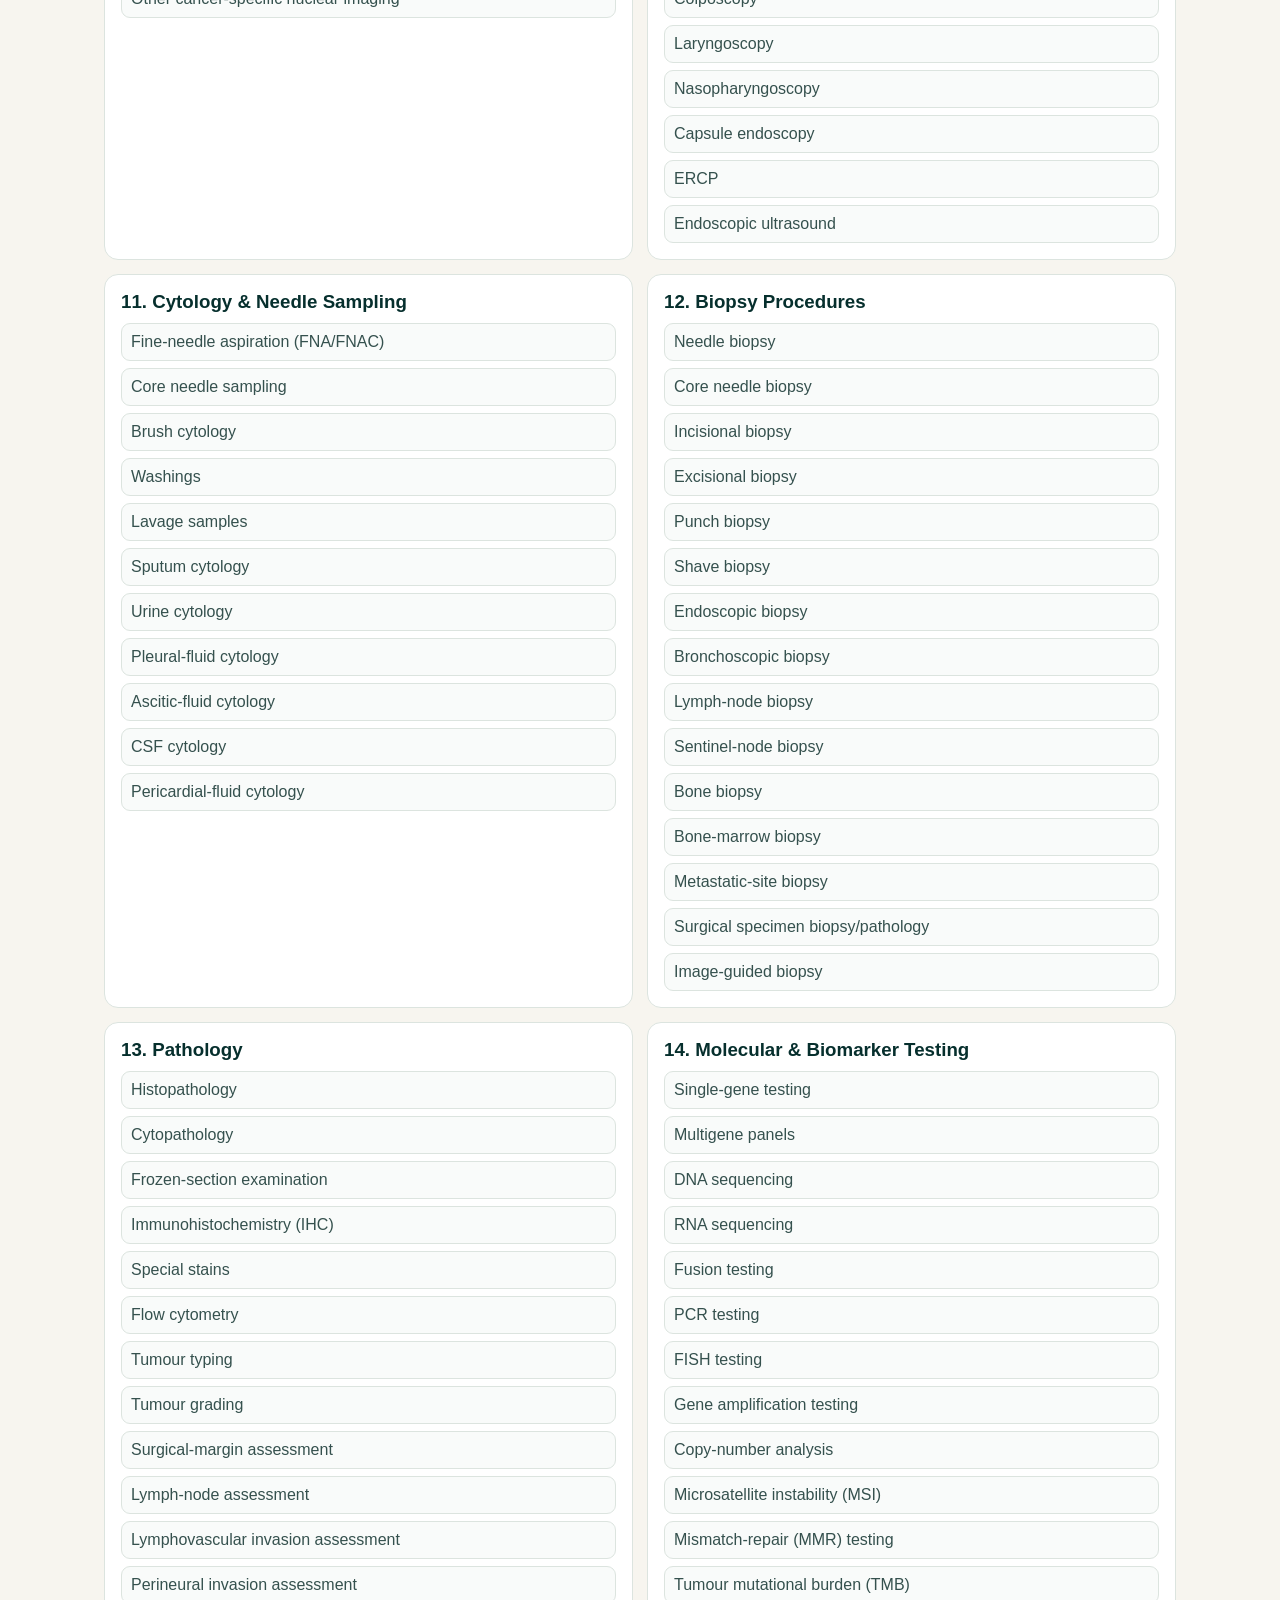
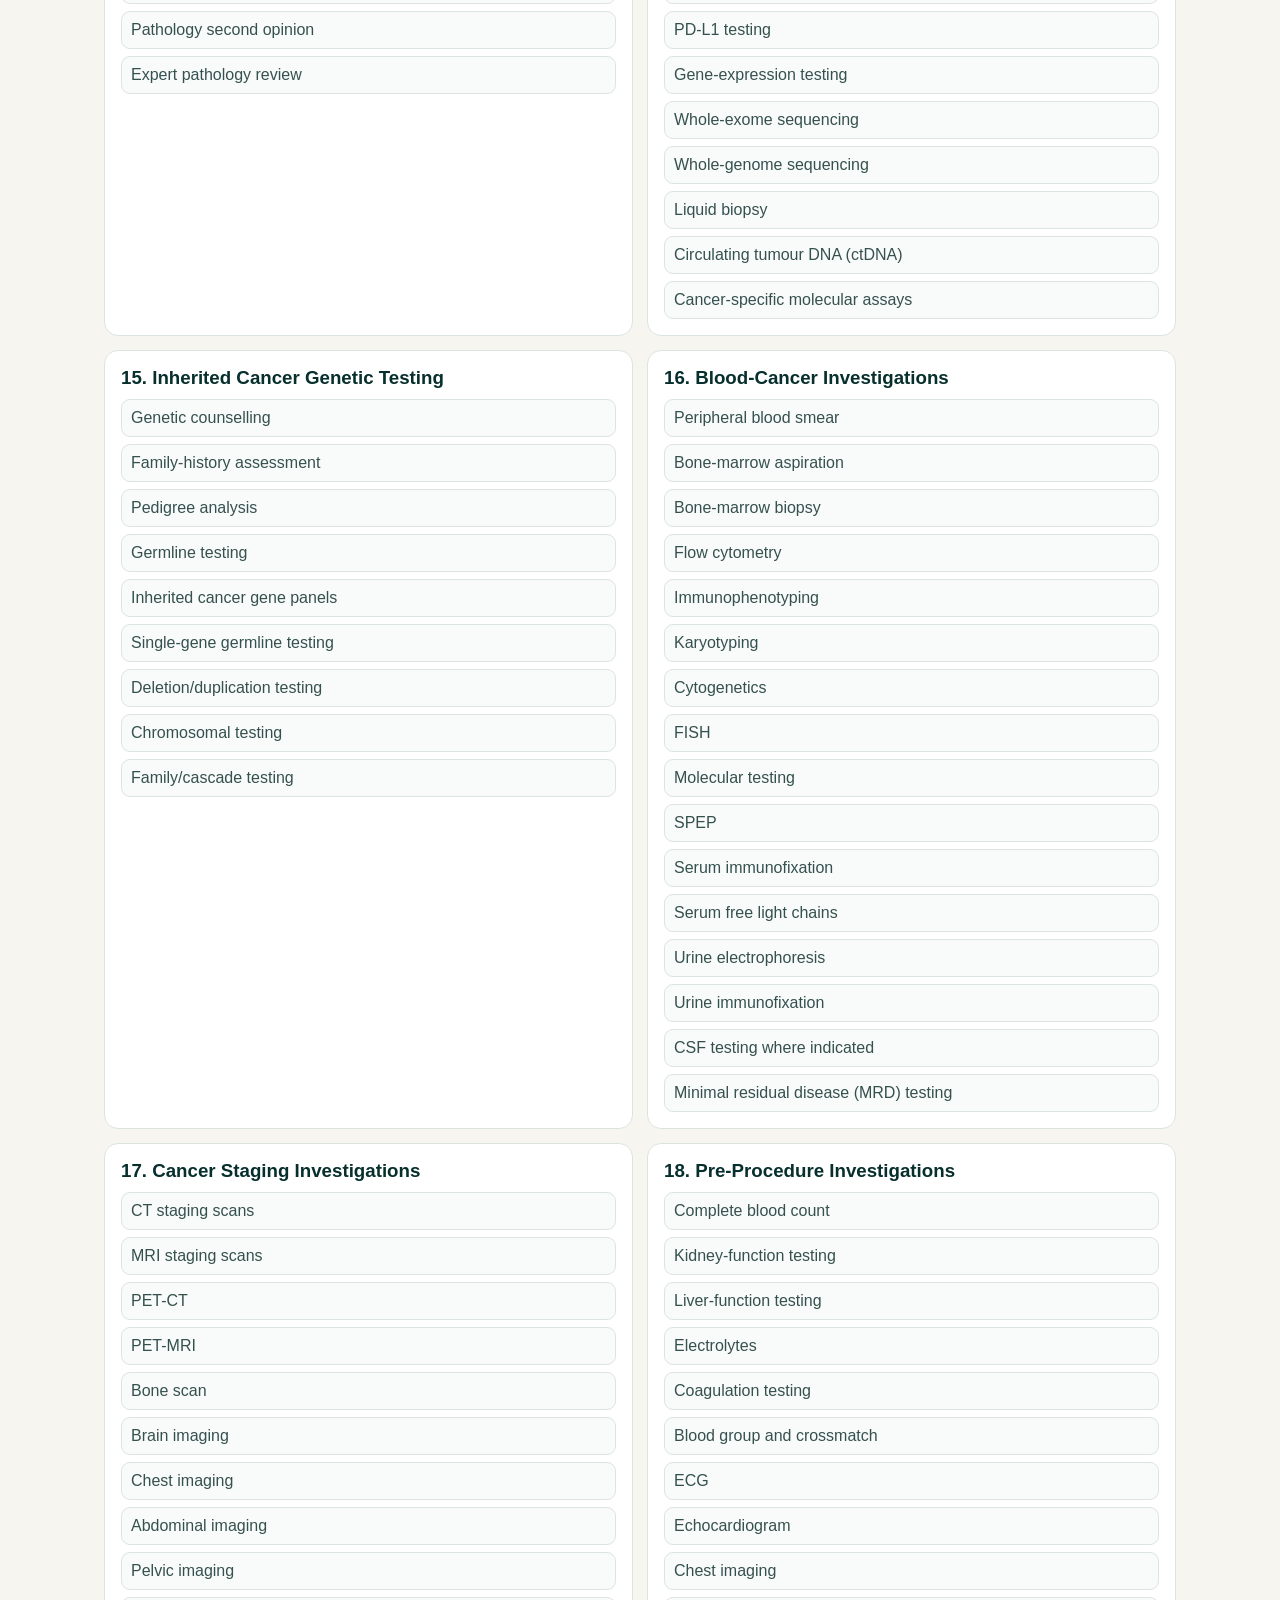
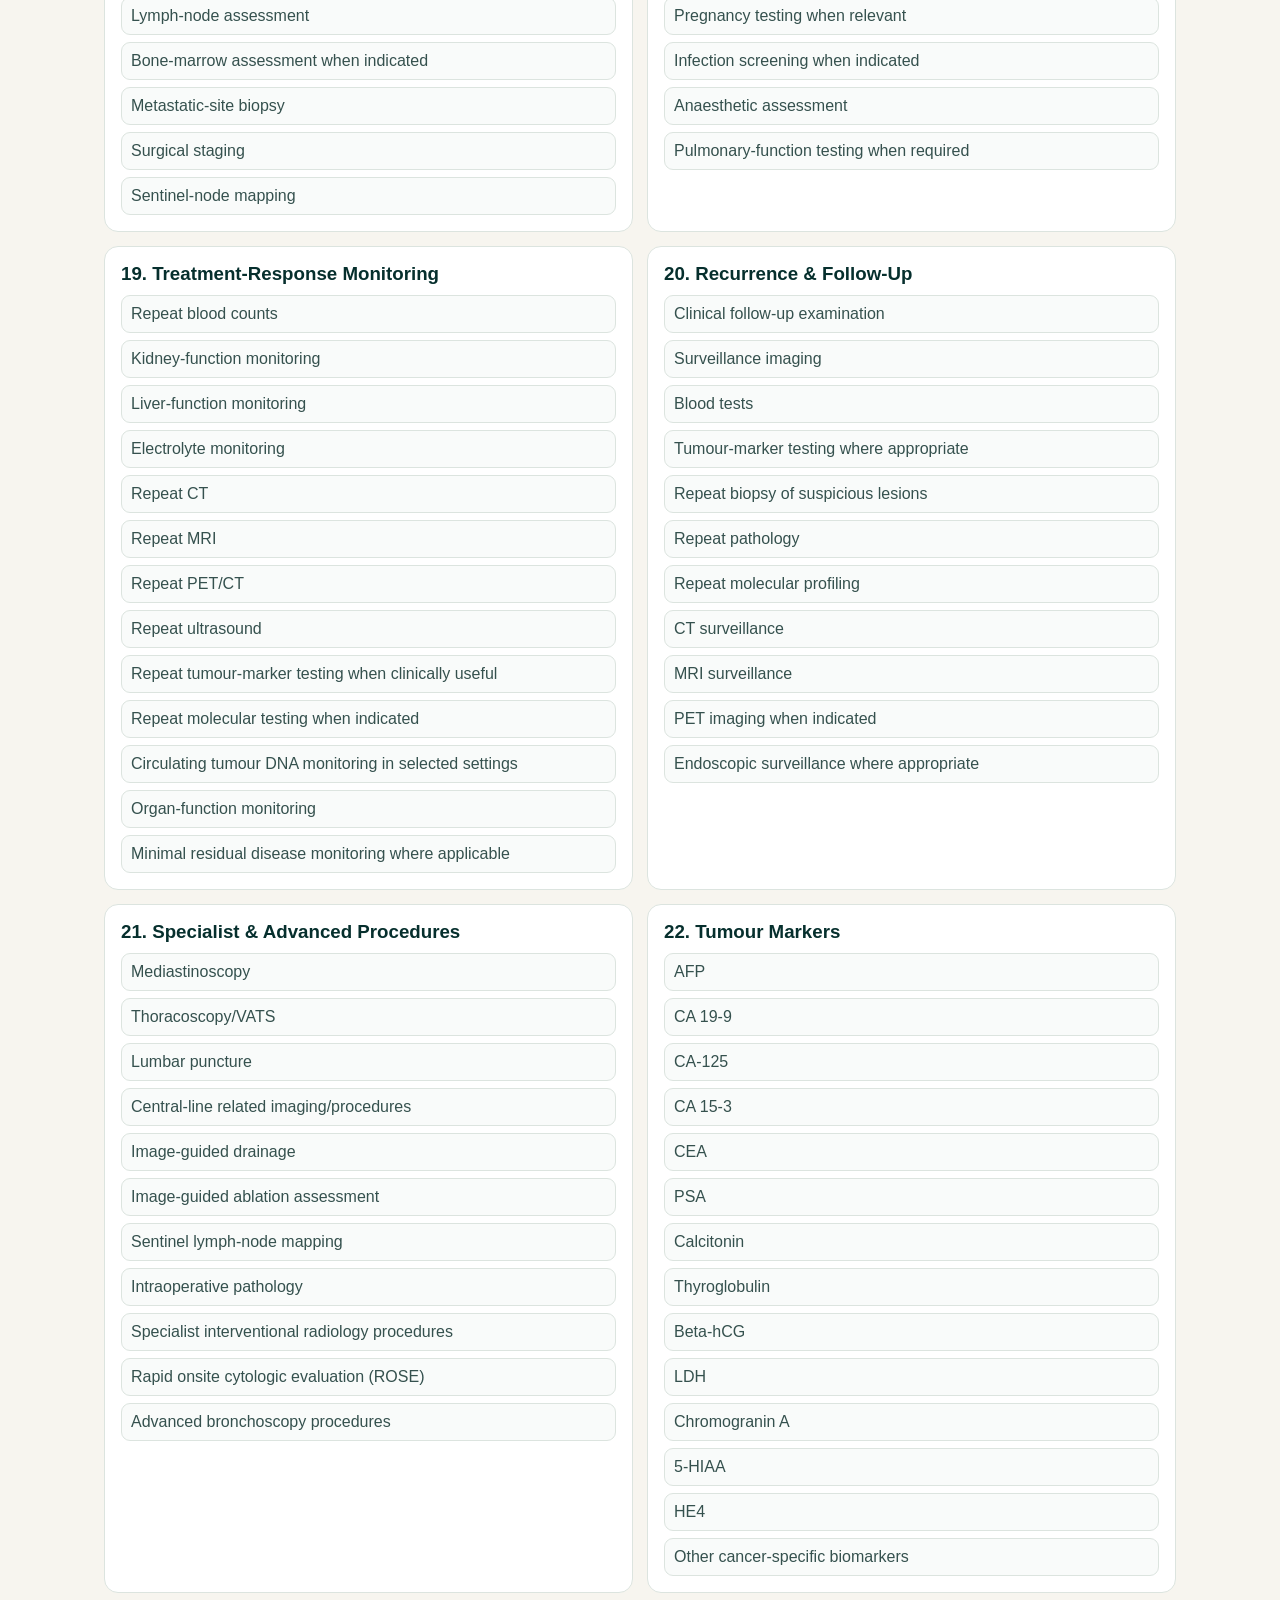
<file: CRUSTAR-CARE-tests-procedures-interactive.html>
<!doctype html><html lang="en"><head><meta charset="utf-8"><meta name="viewport" content="width=device-width,initial-scale=1"><title>Tests & Procedures | CRUSTAR CARE</title><style>*{box-sizing:border-box}body{margin:0;font-family:Arial,sans-serif;background:#f7f5ef;color:#17302f}header,footer{background:#062f2d;color:#fff;padding:18px 5%;border-bottom:3px solid #d4af37}.brand{font-weight:800;letter-spacing:2px}.brand span{color:#d4af37}.tag{font-size:13px;color:#dce9e4}.back{float:right;color:#fff;text-decoration:none;border:1px solid #9ab3a9;padding:7px 12px;border-radius:20px}main{max-width:1200px;margin:auto;padding:28px 5%}.hero{background:#062f2d;color:#fff;padding:42px 5%}.hero h1{font-size:clamp(32px,5vw,52px);margin:8px 0}.ey{color:#d4af37;font-weight:bold;letter-spacing:2px}.notice{background:#fff9e6;border-left:4px solid #d4af37;padding:14px;margin:18px 0}.toolbar{background:#fff;padding:16px;border:1px solid #dce4df;border-radius:14px;display:grid;grid-template-columns:1fr 1fr;gap:10px;margin:15px 0}.toolbar input,.toolbar select{padding:12px;border:1px solid #cbd7d1;border-radius:9px;font-size:16px}.groups{display:grid;grid-template-columns:1fr 1fr;gap:14px}.group,.card{background:#fff;border:1px solid #dce4df;border-radius:14px;padding:16px}.group h3{color:#062f2d;margin:0 0 10px}.items{display:grid;gap:7px}.test{border:1px solid #dce4df;background:#f9fbfa;border-radius:9px;padding:9px;text-align:left;cursor:pointer;font:inherit;color:#35514e}.test:hover{border-color:#d4af37}.title{display:flex;justify-content:space-between;align-items:center;margin:34px 0 12px}.cancers{display:grid;grid-template-columns:repeat(3,1fr);gap:14px}.card h3{margin:2px 0 4px;font-size:16px}.cat{font-size:12px;color:#61716e}.card p{font-size:13px;color:#51625e}.open,.status{display:inline-block;margin-top:8px;padding:6px 10px;border-radius:18px;font-size:12px}.open{background:#062f2d;color:#fff;text-decoration:none}.status{background:#fbf4d9;color:#755c00}.modal{display:none;position:fixed;inset:0;background:#000b;align-items:center;justify-content:center;padding:20px;z-index:5}.modal.show{display:flex}.box{background:#fff;max-width:700px;width:100%;max-height:90vh;overflow:auto;border-radius:15px}.mh{background:#062f2d;color:#fff;padding:18px;display:flex;justify-content:space-between}.mh h2{margin:0}.close{background:none;border:1px solid #aaa;color:#fff;border-radius:50%;font-size:20px;width:32px;height:32px}.mb{padding:20px}.info{border-left:3px solid #d4af37;padding-left:12px;margin-bottom:18px}.info h4{margin:0 0 4px;color:#062f2d}.info p{margin:0;color:#51625e}footer{text-align:center;border:0}@media(max-width:850px){.groups{grid-template-columns:1fr}.cancers{grid-template-columns:1fr 1fr}}@media(max-width:550px){.toolbar{grid-template-columns:1fr}.cancers{grid-template-columns:1fr}}</style></head><body><header><a class="back" href="index.html#tests-procedures">← Back to Home</a><div class="brand">CRUSTAR <span>CARE</span></div><div class="tag">From the first doubt to the entire journey.</div></header><section class="hero"><div class="ey">EXPLORE · UNDERSTAND · PREPARE</div><h1>Tests &amp; Procedures Library</h1><p>A comprehensive educational reference covering cancer screening, laboratory tests, imaging, endoscopy, sampling, biopsy, pathology, molecular and genetic testing, staging and follow-up.</p></section><main><div class="notice"><b>Medical information notice:</b> This library is for education and preparation, not diagnosis or personalised treatment advice. A listed test is not automatically required for every patient.</div><div class="title"><h2>Master Tests &amp; Procedures Library</h2><span id="tc"></span></div><div class="toolbar"><input id="search" placeholder="Search any test or procedure..."><select id="group"><option value="">All categories</option></select></div><div id="groups" class="groups"></div><div class="title"><h2>Browse by Cancer</h2><span id="cc"></span></div><div class="toolbar"><input id="csearch" placeholder="Search cancer..."><select id="cfilter"><option value="">All body systems</option></select></div><div id="cancers" class="cancers"></div><p id="empty" style="display:none;text-align:center">No cancer matched your search.</p></main><div class="modal" id="modal"><div class="box"><div class="mh"><div><h2 id="mt"></h2><small id="mg"></small></div><button class="close" id="x">×</button></div><div class="mb" id="mb"></div></div></div><footer><b>CRUSTAR CARE</b> · In Memory of Er. Abdul Hai Khan<br>Educational resource project · Medical content and translations will be reviewed before publication.</footer><script>const C=[["1. Clinical Assessment",["Medical history","Family history and pedigree","Physical examination","Lymph-node examination","Skin examination","Breast examination","Abdominal examination","Neurological examination","Pelvic examination","Rectal examination","Performance-status assessment","Symptom assessment","Vital signs and relevant measurements"]],["2. Cancer Screening",["Mammography","Breast tomosynthesis","Cervical screening","HPV testing","Pap cytology","Colorectal screening","FIT stool testing","Stool DNA testing","Colonoscopy","Low-dose CT for selected lung-cancer screening populations","Prostate screening tests","PSA testing","Risk-based genetic screening","High-risk surveillance programmes"]],["3. Blood Tests",["Complete blood count (CBC/FBC)","Peripheral blood smear","Reticulocyte count","Kidney function tests","Creatinine and eGFR","Liver function tests","Electrolytes","Calcium","Phosphate","Magnesium","Glucose","HbA1c","LDH","CRP","ESR","PT/INR","aPTT","Fibrinogen","Thyroid-function tests","Hormone tests","Blood group and antibody screen","Crossmatch","Infection-related blood tests","Cancer-associated markers"]],["4. Urine & Body-Fluid Tests",["Urinalysis","Urine microscopy","Urine culture","Urine cytology","24-hour urine testing","Urine protein electrophoresis","Urine immunofixation","Pleural-fluid analysis","Pleural-fluid cytology","Ascitic-fluid analysis","Ascitic-fluid cytology","Cerebrospinal-fluid analysis","CSF cytology","Pericardial-fluid analysis","Pericardial-fluid cytology","Synovial-fluid analysis","Body-fluid microbiology"]],["5. X-Ray & Radiography",["Chest X-ray","Bone X-rays","Abdominal X-ray","Skull X-ray","Spine X-rays","Dental and jaw radiography","Mammography","Digital mammography","Breast tomosynthesis","Fluoroscopy","Contrast radiography"]],["6. Ultrasound",["General ultrasound","Abdominal ultrasound","Pelvic ultrasound","Breast ultrasound","Thyroid ultrasound","Testicular ultrasound","Renal ultrasound","Transvaginal ultrasound","Transrectal ultrasound","Doppler ultrasound","Vascular ultrasound","Contrast-enhanced ultrasound","Ultrasound-guided biopsy","Endoscopic ultrasound"]],["7. CT Scans",["CT head/brain","CT neck","CT chest","CT abdomen","CT pelvis","CT chest-abdomen-pelvis","Contrast-enhanced CT","Multiphase CT","CT angiography","High-resolution CT","Low-dose CT","CT colonography","CT enterography","CT-guided biopsy","CT-guided drainage procedures"]],["8. MRI",["Brain MRI","Spine MRI","Head and neck MRI","Chest MRI","Abdominal MRI","Pelvic MRI","Breast MRI","Prostate MRI","MR angiography","MR venography","Diffusion-weighted MRI","Dynamic contrast MRI","Functional MRI where indicated","MRI-guided procedures"]],["9. Nuclear Medicine & PET",["PET scan","PET-CT","PET-MRI","Bone scan","SPECT","SPECT-CT","Thyroid uptake scan","Renal nuclear scans","Hepatobiliary nuclear scans","Other cancer-specific nuclear imaging"]],["10. Endoscopy",["Upper GI endoscopy/gastroscopy","Colonoscopy","Flexible sigmoidoscopy","Proctoscopy","Bronchoscopy","EBUS","Cystoscopy","Ureteroscopy","Hysteroscopy","Colposcopy","Laryngoscopy","Nasopharyngoscopy","Capsule endoscopy","ERCP","Endoscopic ultrasound"]],["11. Cytology & Needle Sampling",["Fine-needle aspiration (FNA/FNAC)","Core needle sampling","Brush cytology","Washings","Lavage samples","Sputum cytology","Urine cytology","Pleural-fluid cytology","Ascitic-fluid cytology","CSF cytology","Pericardial-fluid cytology"]],["12. Biopsy Procedures",["Needle biopsy","Core needle biopsy","Incisional biopsy","Excisional biopsy","Punch biopsy","Shave biopsy","Endoscopic biopsy","Bronchoscopic biopsy","Lymph-node biopsy","Sentinel-node biopsy","Bone biopsy","Bone-marrow biopsy","Metastatic-site biopsy","Surgical specimen biopsy/pathology","Image-guided biopsy"]],["13. Pathology",["Histopathology","Cytopathology","Frozen-section examination","Immunohistochemistry (IHC)","Special stains","Flow cytometry","Tumour typing","Tumour grading","Surgical-margin assessment","Lymph-node assessment","Lymphovascular invasion assessment","Perineural invasion assessment","Pathology second opinion","Expert pathology review"]],["14. Molecular & Biomarker Testing",["Single-gene testing","Multigene panels","DNA sequencing","RNA sequencing","Fusion testing","PCR testing","FISH testing","Gene amplification testing","Copy-number analysis","Microsatellite instability (MSI)","Mismatch-repair (MMR) testing","Tumour mutational burden (TMB)","PD-L1 testing","Gene-expression testing","Whole-exome sequencing","Whole-genome sequencing","Liquid biopsy","Circulating tumour DNA (ctDNA)","Cancer-specific molecular assays"]],["15. Inherited Cancer Genetic Testing",["Genetic counselling","Family-history assessment","Pedigree analysis","Germline testing","Inherited cancer gene panels","Single-gene germline testing","Deletion/duplication testing","Chromosomal testing","Family/cascade testing"]],["16. Blood-Cancer Investigations",["Peripheral blood smear","Bone-marrow aspiration","Bone-marrow biopsy","Flow cytometry","Immunophenotyping","Karyotyping","Cytogenetics","FISH","Molecular testing","SPEP","Serum immunofixation","Serum free light chains","Urine electrophoresis","Urine immunofixation","CSF testing where indicated","Minimal residual disease (MRD) testing"]],["17. Cancer Staging Investigations",["CT staging scans","MRI staging scans","PET-CT","PET-MRI","Bone scan","Brain imaging","Chest imaging","Abdominal imaging","Pelvic imaging","Lymph-node assessment","Bone-marrow assessment when indicated","Metastatic-site biopsy","Surgical staging","Sentinel-node mapping"]],["18. Pre-Procedure Investigations",["Complete blood count","Kidney-function testing","Liver-function testing","Electrolytes","Coagulation testing","Blood group and crossmatch","ECG","Echocardiogram","Chest imaging","Pregnancy testing when relevant","Infection screening when indicated","Anaesthetic assessment","Pulmonary-function testing when required"]],["19. Treatment-Response Monitoring",["Repeat blood counts","Kidney-function monitoring","Liver-function monitoring","Electrolyte monitoring","Repeat CT","Repeat MRI","Repeat PET/CT","Repeat ultrasound","Repeat tumour-marker testing when clinically useful","Repeat molecular testing when indicated","Circulating tumour DNA monitoring in selected settings","Organ-function monitoring","Minimal residual disease monitoring where applicable"]],["20. Recurrence & Follow-Up",["Clinical follow-up examination","Surveillance imaging","Blood tests","Tumour-marker testing where appropriate","Repeat biopsy of suspicious lesions","Repeat pathology","Repeat molecular profiling","CT surveillance","MRI surveillance","PET imaging when indicated","Endoscopic surveillance where appropriate"]],["21. Specialist & Advanced Procedures",["Mediastinoscopy","Thoracoscopy/VATS","Lumbar puncture","Central-line related imaging/procedures","Image-guided drainage","Image-guided ablation assessment","Sentinel lymph-node mapping","Intraoperative pathology","Specialist interventional radiology procedures","Rapid onsite cytologic evaluation (ROSE)","Advanced bronchoscopy procedures"]],["22. Tumour Markers",["AFP","CA 19-9","CA-125","CA 15-3","CEA","PSA","Calcitonin","Thyroglobulin","Beta-hCG","LDH","Chromogranin A","5-HIAA","HE4","Other cancer-specific biomarkers"]]], cancers=[
 ["lung cancer","Lungs & chest","🫁","Lung cancer","lung-cancer-tests.html"],["non-small cell lung cancer","Lungs & chest","🫁","Non-small cell lung cancer",false],["small cell lung cancer","Lungs & chest","🫁","Small cell lung cancer",false],["mesothelioma","Lungs & chest","🫁","Mesothelioma",false],["thymoma and thymic carcinoma","Lungs & chest","🫁","Thymoma and thymic carcinoma",false],["breast cancer","Breast","🎗️","Breast cancer",false],["male breast cancer","Breast","🎗️","Male breast cancer",false],["ductal carcinoma in situ (dcis)","Breast","🎗️","Ductal carcinoma in situ (DCIS)",false],["hodgkin lymphoma","Blood & lymphatic","🩸","Hodgkin lymphoma",false],["non-hodgkin lymphoma","Blood & lymphatic","🩸","Non-Hodgkin lymphoma",false],["diffuse large b-cell lymphoma (dlbcl)","Blood & lymphatic","🩸","Diffuse large B-cell lymphoma (DLBCL)",false],["burkitt lymphoma","Blood & lymphatic","🩸","Burkitt lymphoma",false],["primary cns lymphoma","Blood & lymphatic","🩸","Primary CNS lymphoma",false],["leukaemia","Blood & lymphatic","🩸","Leukaemia",false],["acute lymphoblastic leukaemia (all)","Blood & lymphatic","🩸","Acute lymphoblastic leukaemia (ALL)",false],["acute myeloid leukaemia (aml)","Blood & lymphatic","🩸","Acute myeloid leukaemia (AML)",false],["chronic lymphocytic leukaemia (cll)","Blood & lymphatic","🩸","Chronic lymphocytic leukaemia (CLL)",false],["chronic myeloid leukaemia (cml)","Blood & lymphatic","🩸","Chronic myeloid leukaemia (CML)",false],["multiple myeloma","Blood & lymphatic","🩸","Multiple myeloma",false],["myelodysplastic syndromes","Blood & lymphatic","🩸","Myelodysplastic syndromes",false],["myeloproliferative neoplasms","Blood & lymphatic","🩸","Myeloproliferative neoplasms",false],["brain tumours","Brain & nervous system","🧠","Brain tumours",false],["glioma","Brain & nervous system","🧠","Glioma",false],["astrocytoma","Brain & nervous system","🧠","Astrocytoma",false],["medulloblastoma","Brain & nervous system","🧠","Medulloblastoma",false],["meningioma","Brain & nervous system","🧠","Meningioma",false],["spinal cord tumours","Brain & nervous system","🧠","Spinal cord tumours",false],["eye cancer","Brain & nervous system","👁️","Eye cancer",false],["retinoblastoma","Brain & nervous system","👁️","Retinoblastoma",false],["colorectal cancer","Digestive system","🩺","Colorectal cancer",false],["colon cancer","Digestive system","🩺","Colon cancer",false],["rectal cancer","Digestive system","🩺","Rectal cancer",false],["stomach (gastric) cancer","Digestive system","🩺","Stomach (gastric) cancer",false],["oesophageal cancer","Digestive system","🩺","Oesophageal cancer",false],["liver cancer","Digestive system","🩺","Liver cancer",false],["pancreatic cancer","Digestive system","🩺","Pancreatic cancer",false],["pancreatic neuroendocrine tumours","Digestive system","🩺","Pancreatic neuroendocrine tumours",false],["gallbladder cancer","Digestive system","🩺","Gallbladder cancer",false],["bile duct cancer (cholangiocarcinoma)","Digestive system","🩺","Bile duct cancer (cholangiocarcinoma)",false],["small intestine cancer","Digestive system","🩺","Small intestine cancer",false],["anal cancer","Digestive system","🩺","Anal cancer",false],["gastrointestinal stromal tumour (gist)","Digestive system","🩺","Gastrointestinal stromal tumour (GIST)",false],["gastrointestinal neuroendocrine tumours","Digestive system","🩺","Gastrointestinal neuroendocrine tumours",false],["kidney (renal cell) cancer","Urinary system","🫘","Kidney (renal cell) cancer",false],["bladder cancer","Urinary system","🫘","Bladder cancer",false],["ureter and renal pelvis cancer","Urinary system","🫘","Ureter and renal pelvis cancer",false],["urethral cancer","Urinary system","🫘","Urethral cancer",false],["prostate cancer","Reproductive system","🧬","Prostate cancer",false],["testicular cancer","Reproductive system","🧬","Testicular cancer",false],["penile cancer","Reproductive system","🧬","Penile cancer",false],["ovarian cancer","Reproductive system","🧬","Ovarian cancer",false],["cervical cancer","Reproductive system","🧬","Cervical cancer",false],["endometrial (uterine) cancer","Reproductive system","🧬","Endometrial (uterine) cancer",false],["uterine sarcoma","Reproductive system","🧬","Uterine sarcoma",false],["vaginal cancer","Reproductive system","🧬","Vaginal cancer",false],["vulvar cancer","Reproductive system","🧬","Vulvar cancer",false],["fallopian tube cancer","Reproductive system","🧬","Fallopian tube cancer",false],["gestational trophoblastic disease","Reproductive system","🧬","Gestational trophoblastic disease",false],["melanoma","Skin","☀️","Melanoma",false],["basal cell skin cancer","Skin","☀️","Basal cell skin cancer",false],["squamous cell skin cancer","Skin","☀️","Squamous cell skin cancer",false],["merkel cell carcinoma","Skin","☀️","Merkel cell carcinoma",false],["bone cancer","Bone & soft tissue","🦴","Bone cancer",false],["osteosarcoma","Bone & soft tissue","🦴","Osteosarcoma",false],["ewing sarcoma","Bone & soft tissue","🦴","Ewing sarcoma",false],["soft tissue sarcoma","Bone & soft tissue","🦴","Soft tissue sarcoma",false],["rhabdomyosarcoma","Bone & soft tissue","🦴","Rhabdomyosarcoma",false],["chordoma","Bone & soft tissue","🦴","Chordoma",false],["kaposi sarcoma","Bone & soft tissue","🦴","Kaposi sarcoma",false],["mouth and oral cavity cancer","Head & neck","👄","Mouth and oral cavity cancer",false],["tongue cancer","Head & neck","👄","Tongue cancer",false],["throat (pharyngeal) cancer","Head & neck","👄","Throat (pharyngeal) cancer",false],["laryngeal cancer","Head & neck","👄","Laryngeal cancer",false],["nasopharyngeal cancer","Head & neck","👄","Nasopharyngeal cancer",false],["nasal cavity and paranasal sinus cancer","Head & neck","👄","Nasal cavity and paranasal sinus cancer",false],["salivary gland cancer","Head & neck","👄","Salivary gland cancer",false],["lip cancer","Head & neck","👄","Lip cancer",false],["hypopharyngeal cancer","Head & neck","👄","Hypopharyngeal cancer",false],["thyroid cancer","Endocrine system","🦋","Thyroid cancer",false],["parathyroid cancer","Endocrine system","🦋","Parathyroid cancer",false],["adrenocortical cancer","Endocrine system","🦋","Adrenocortical cancer",false],["pheochromocytoma and paraganglioma","Endocrine system","🦋","Pheochromocytoma and paraganglioma",false],["pituitary tumours","Endocrine system","🦋","Pituitary tumours",false],["neuroblastoma","Childhood cancers","🧒","Neuroblastoma",false],["wilms tumour","Childhood cancers","🧒","Wilms tumour",false],["childhood leukaemia","Childhood cancers","🧒","Childhood leukaemia",false],["childhood brain and cns tumours","Childhood cancers","🧒","Childhood brain and CNS tumours",false],["childhood bone and soft tissue cancers","Childhood cancers","🧒","Childhood bone and soft tissue cancers",false],["childhood germ cell tumours","Childhood cancers","🧒","Childhood germ cell tumours",false],["rare childhood cancers","Childhood cancers","🧒","Rare childhood cancers",false],["carcinoma of unknown primary","Other cancer topics","🔎","Carcinoma of unknown primary",false],["metastatic cancer","Other cancer topics","🔎","Metastatic cancer",false],["recurrent cancer","Other cancer topics","🔎","Recurrent cancer",false],["cancer during pregnancy","Other cancer topics","🔎","Cancer during pregnancy",false],["aids-related cancers","Other cancer topics","🔎","AIDS-related cancers",false],["rare cancers","Other cancer topics","🔎","Rare cancers",false]];
 const groups={'Clinical Assessment':['history and physical examination','performance status assessment','symptom assessment','lymph-node examination','skin examination','oral examination','rectal examination','pelvic examination','breast examination','testicular examination'],'Cancer Screening':['cervical screening','breast screening mammography','colorectal screening','lung cancer screening','prostate screening discussion','oral cancer examination','skin cancer examination','risk-based genetic screening'],'Blood Tests':['Complete blood count (CBC/FBC)','blood chemistry panel','liver function tests','kidney function tests','electrolytes','coagulation tests','CRP','ESR','LDH','blood smear','reticulocyte count','iron studies','ferritin','vitamin B12','folate','thyroid function tests','hormone tests','blood cultures when indicated'],'Urine & Body-Fluid Tests':['Urinalysis','Urine cytology','urine protein testing','urine hormone testing','stool occult blood test','stool DNA testing','ascitic-fluid analysis','pleural-fluid analysis','cerebrospinal-fluid analysis','pericardial-fluid analysis'],'X-Ray & Radiography':['Chest X-ray','abdominal X-ray','bone X-ray','mammography','diagnostic mammography','dental X-ray','contrast radiography','fluoroscopy'],'Ultrasound':['Ultrasound','Doppler ultrasound','abdominal ultrasound','pelvic ultrasound','transvaginal ultrasound','breast ultrasound','thyroid ultrasound','testicular ultrasound','endoscopic ultrasound','contrast-enhanced ultrasound'],'CT Scans':['CT chest','CT abdomen','CT pelvis','CT head','CT neck','CT spine','CT bone','Contrast-enhanced CT','Low-dose CT','CT angiography','CT-guided biopsy','CT enterography','CT colonography'],'MRI':['Brain MRI','MRI spine','MRI pelvis','MRI abdomen','MRI breast','MRI liver','MRI prostate','MRI musculoskeletal','MR angiography','MRCP','diffusion-weighted MRI','functional MRI'],'Nuclear Medicine & PET':['PET scan','PET-CT','PET-MRI','bone scan','SPECT','SPECT-CT','thyroid scan','renal scan','MUGA scan','radioiodine imaging'],'Endoscopy':['Colonoscopy','Upper GI endoscopy/gastroscopy','Bronchoscopy','EBUS','Cystoscopy','Sigmoidoscopy','Capsule endoscopy','ERCP','EUS','nasal endoscopy','laryngoscopy','mediastinoscopy'],'Cytology & Needle Sampling':['Fine-needle aspiration (FNA/FNAC)','brush cytology','washings cytology','sputum cytology','exfoliative cytology','body-fluid cytology'],'Biopsy Procedures':['Core needle biopsy','Excisional biopsy','Incisional biopsy','Punch biopsy','Shave biopsy','Endoscopic biopsy','Image-guided biopsy','Bone-marrow aspiration','Bone-marrow biopsy','Lymph-node biopsy','Sentinel-node biopsy','Surgical biopsy'],'Pathology':['Histopathology','Immunohistochemistry (IHC)','special stains','frozen section','tumour grading','margin assessment','flow cytometry','cytogenetics','FISH testing','pathology review','second pathology opinion'],'Molecular & Biomarker Testing':['Next-generation sequencing (NGS)','DNA sequencing','RNA sequencing','Whole-exome sequencing','Whole-genome sequencing','liquid biopsy','ctDNA testing','PCR testing','gene-expression testing','fusion testing','gene amplification testing','copy-number analysis','microsatellite instability (MSI)','mismatch repair (MMR)','tumour mutational burden (TMB)','PD-L1 testing'],'Inherited Cancer Genetic Testing':['Germline testing','BRCA1/BRCA2 testing','Lynch syndrome testing','APC testing','TP53 testing','RET testing','MEN testing','genetic counselling','multigene hereditary cancer panel'],'Blood-Cancer Investigations':['bone-marrow examination','blood smear','flow cytometry','cytogenetics','FISH testing','BCR-ABL testing','minimal residual disease (MRD) testing','serum protein electrophoresis','immunofixation','free light-chain assay'],'Cancer Staging Investigations':['regional lymph-node assessment','distant metastasis imaging','TNM staging assessment','bone marrow staging','brain imaging for staging','PET staging','surgical staging','pathologic staging'],'Pre-Procedure Investigations':['ECG','Echocardiogram','Pulmonary-function testing when required','anesthesia assessment','blood group and crossmatch','renal-function assessment','coagulation assessment','pregnancy testing when relevant'],'Treatment-Response Monitoring':['repeat CT','repeat MRI','repeat PET-CT','tumour-marker monitoring','blood-count monitoring','molecular response testing','MRD monitoring','response biopsy when indicated'],'Recurrence & Follow-Up':['surveillance imaging','follow-up blood tests','tumour-marker follow-up','endoscopic surveillance','follow-up biopsy','symptom-directed imaging','recurrence assessment'],'Specialist & Advanced Procedures':['mediastinoscopy','thoracoscopy','laparoscopy','robotic biopsy/procedure','image-guided ablation assessment','interventional radiology sampling','intraoperative pathology','advanced molecular profiling'],'Tumour Markers':['PSA testing','AFP','CEA','CA-125','CA 19-9','CA 15-3','CA 27.29','CA 72-4','HE4','beta-hCG','LDH tumour marker','thyroglobulin','calcitonin','chromogranin A','SCC antigen','CYFRA 21-1']};
// The category arrays above are the master interactive list. If an existing category contains additional items in the source list, they are added below.
for(const [cat,arr] of C){groups[cat]=[...new Set(arr)];}
const gbox=document.getElementById('groups');const buttons=[];for(const [cat,arr] of Object.entries(groups)){const d=document.createElement('section');d.className='group';d.dataset.group=cat;d.innerHTML='<h3>'+cat+'</h3><div class="items"></div>';const box=d.querySelector('.items');arr.forEach(n=>{const b=document.createElement('button');b.className='test';b.textContent=n;b.dataset.test=n;b.dataset.group=cat;box.appendChild(b);buttons.push(b);});gbox.appendChild(d);}
document.getElementById('tc').textContent=buttons.length+' tests & procedures';const sel=document.getElementById('group');Object.keys(groups).forEach(x=>{const o=document.createElement('option');o.value=x;o.textContent=x;sel.appendChild(o)});
 function info(n,g){const map={'Blood Tests':['A laboratory test using a blood sample.','Blood is usually collected from a vein and analyzed in a laboratory.','May assess blood cells, organ function, inflammation or selected cancer-related markers.'],'Imaging':['An imaging investigation used to create pictures of organs, tissues or structures.','The patient is positioned for the relevant imaging equipment; contrast or a tracer may be used when appropriate.','May help find, characterize, stage or monitor abnormalities.'],'Biopsy Procedures':['A procedure that obtains cells or tissue from an abnormal area.','Sampling may use a needle, endoscope, imaging guidance or surgery.','Often provides material for pathology and cancer classification.'],'Pathology':['A laboratory examination of cells or tissue.','The specimen is processed and examined using microscopy and, when needed, additional laboratory methods.','Helps establish tumour type, grade and selected biomarkers.'],'Molecular & Biomarker Testing':['A laboratory test examining genes, proteins or other molecular features.','A suitable tissue, blood or other specimen is processed in a specialized laboratory.','May help characterize a cancer or identify selected biomarkers.'],'Inherited Cancer Genetic Testing':['Testing for inherited genetic variants associated with cancer risk.','Usually uses blood, saliva or another validated specimen.','Assesses hereditary cancer risk and may have implications for relatives.'],'Tumour Markers':['A test measuring a substance associated with some cancers or the body response to cancer.','The marker may be measured in blood, urine, tissue or another body fluid.','Usually interpreted with other findings and is rarely diagnostic by itself.']};let d=map[g]||['A cancer-related test or procedure used to answer a specific clinical question.','The exact method depends on the test and healthcare setting; preparation and duration vary.','It may assist with screening, diagnosis, staging, monitoring or follow-up depending on the specific test.'];return [n+': '+d[0],d[1],d[2]]}
function openTest(n,g){let d=info(n,g);document.getElementById('mt').textContent=n;document.getElementById('mg').textContent=g;document.getElementById('mb').innerHTML='<div class="info"><h4>What is it?</h4><p>'+d[0]+'</p></div><div class="info"><h4>How is it performed?</h4><p>'+d[1]+'</p></div><div class="info"><h4>Why may it be used?</h4><p>'+d[2]+'</p></div><div class="notice"><b>Important:</b> A listed test is not automatically required for every patient. The healthcare team chooses investigations according to the cancer type, symptoms, findings and clinical question.</div>';document.getElementById('modal').classList.add('show')}buttons.forEach(b=>b.onclick=()=>openTest(b.dataset.test,b.dataset.group));document.getElementById('x').onclick=()=>document.getElementById('modal').classList.remove('show');document.getElementById('modal').onclick=e=>{if(e.target.id==='modal')e.currentTarget.classList.remove('show')};
 function filter(){let q=document.getElementById('search').value.toLowerCase(),cat=sel.value,n=0;document.querySelectorAll('.group').forEach(g=>{let ok=false;g.querySelectorAll('.test').forEach(b=>{let show=(!q||b.textContent.toLowerCase().includes(q))&&(!cat||g.dataset.group===cat);b.style.display=show?'block':'none';ok|=show;n+=show?1:0});g.style.display=ok?'block':'none'});document.getElementById('tc').textContent='Showing '+n+' tests & procedures'}document.getElementById('search').oninput=filter;sel.onchange=filter;
const cb=document.getElementById('cancers');const cats=[...new Set(cancers.map(x=>x[1]))].sort();cats.forEach(x=>{let o=document.createElement('option');o.value=x;o.textContent=x;document.getElementById('cfilter').appendChild(o)});function renderC(){let q=document.getElementById('csearch').value.toLowerCase(),f=document.getElementById('cfilter').value,n=0;cb.innerHTML='';cancers.forEach(x=>{if((!q||x[0].includes(q))&&(!f||x[1]===f)){n++;let a=document.createElement('article');a.className='card';a.innerHTML='<div style="font-size:28px">'+x[2]+'</div><h3>'+x[3]+'</h3><div class="cat">'+x[1]+'</div><p>Explore investigations and procedures relevant to this cancer.</p>'+(x[4]?'<a class="open" href="'+x[4]+'">Open cancer tests guide</a>':'<span class="status">Guide in development</span>');cb.appendChild(a)}});document.getElementById('cc').textContent='Showing '+n+' of '+cancers.length+' cancers';document.getElementById('empty').style.display=n?'none':'block'}document.getElementById('csearch').oninput=renderC;document.getElementById('cfilter').onchange=renderC;filter();renderC();
 </script></body></html>
</file>
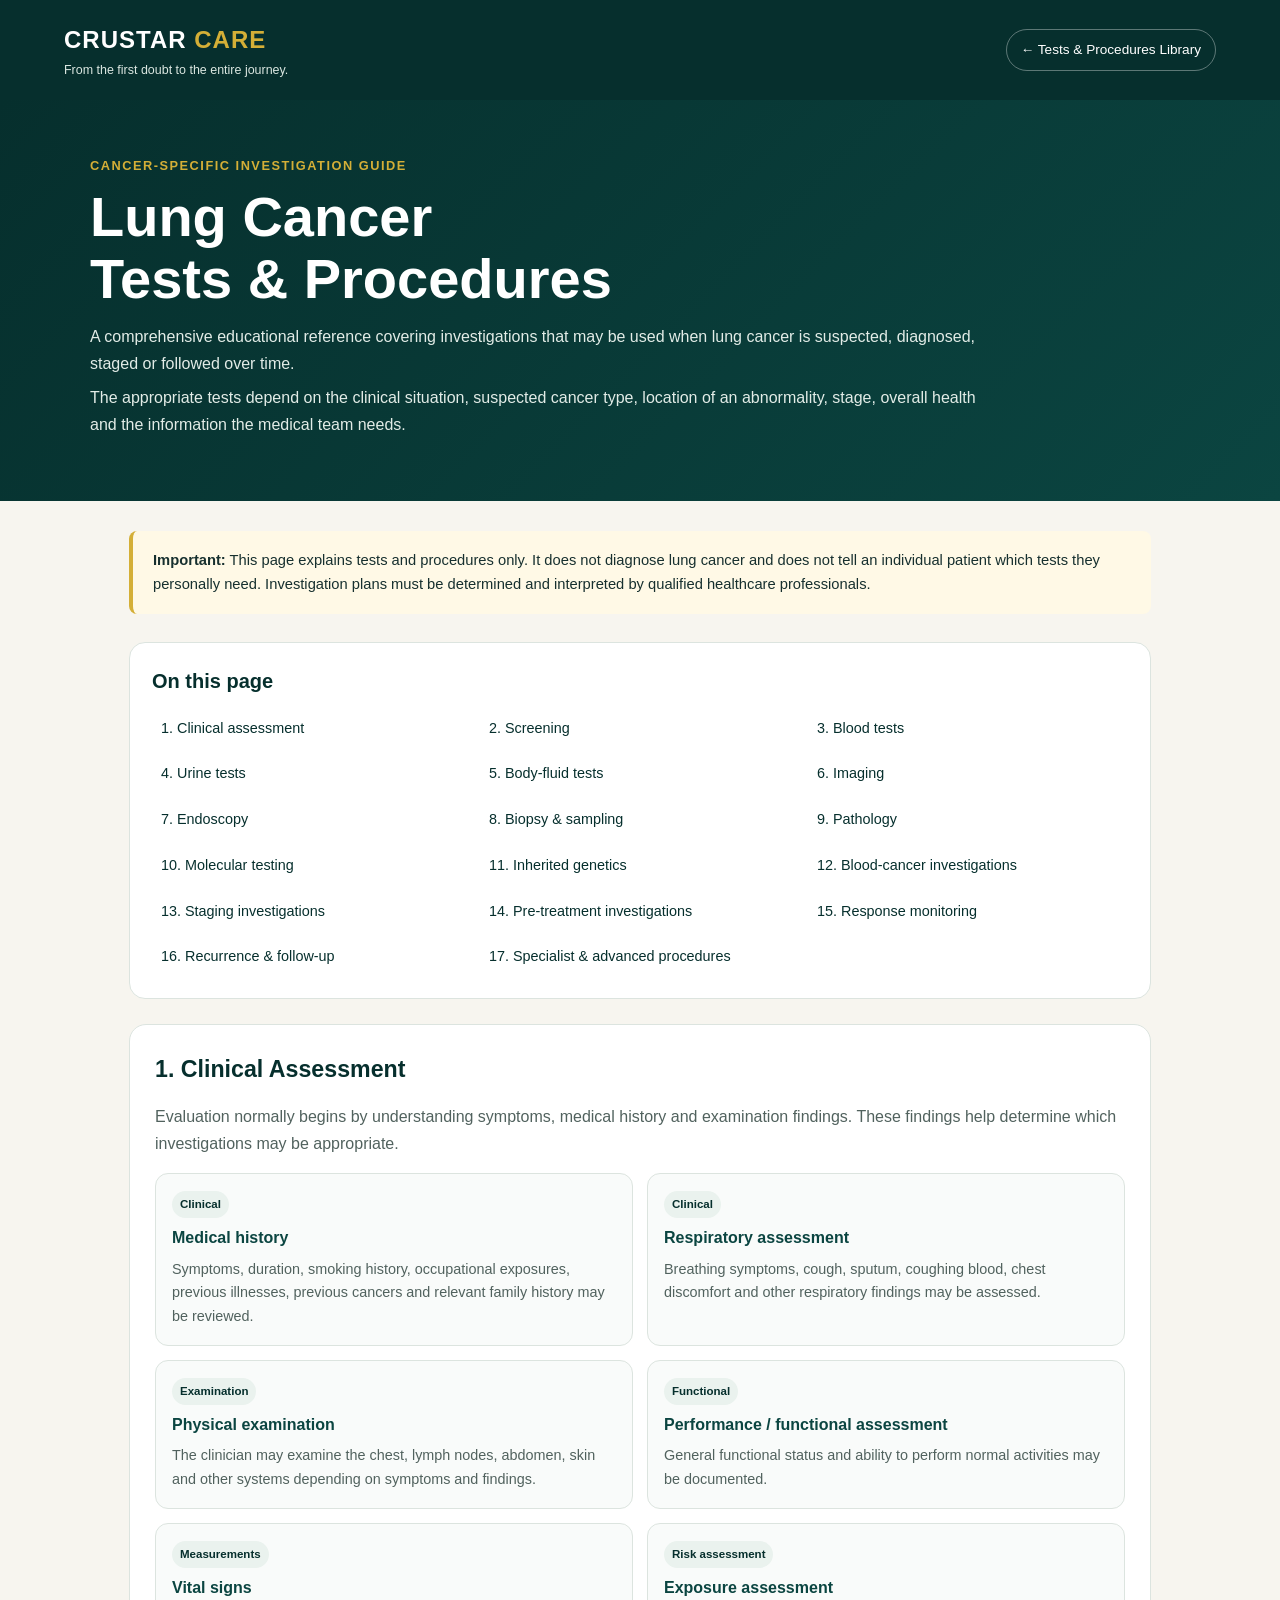
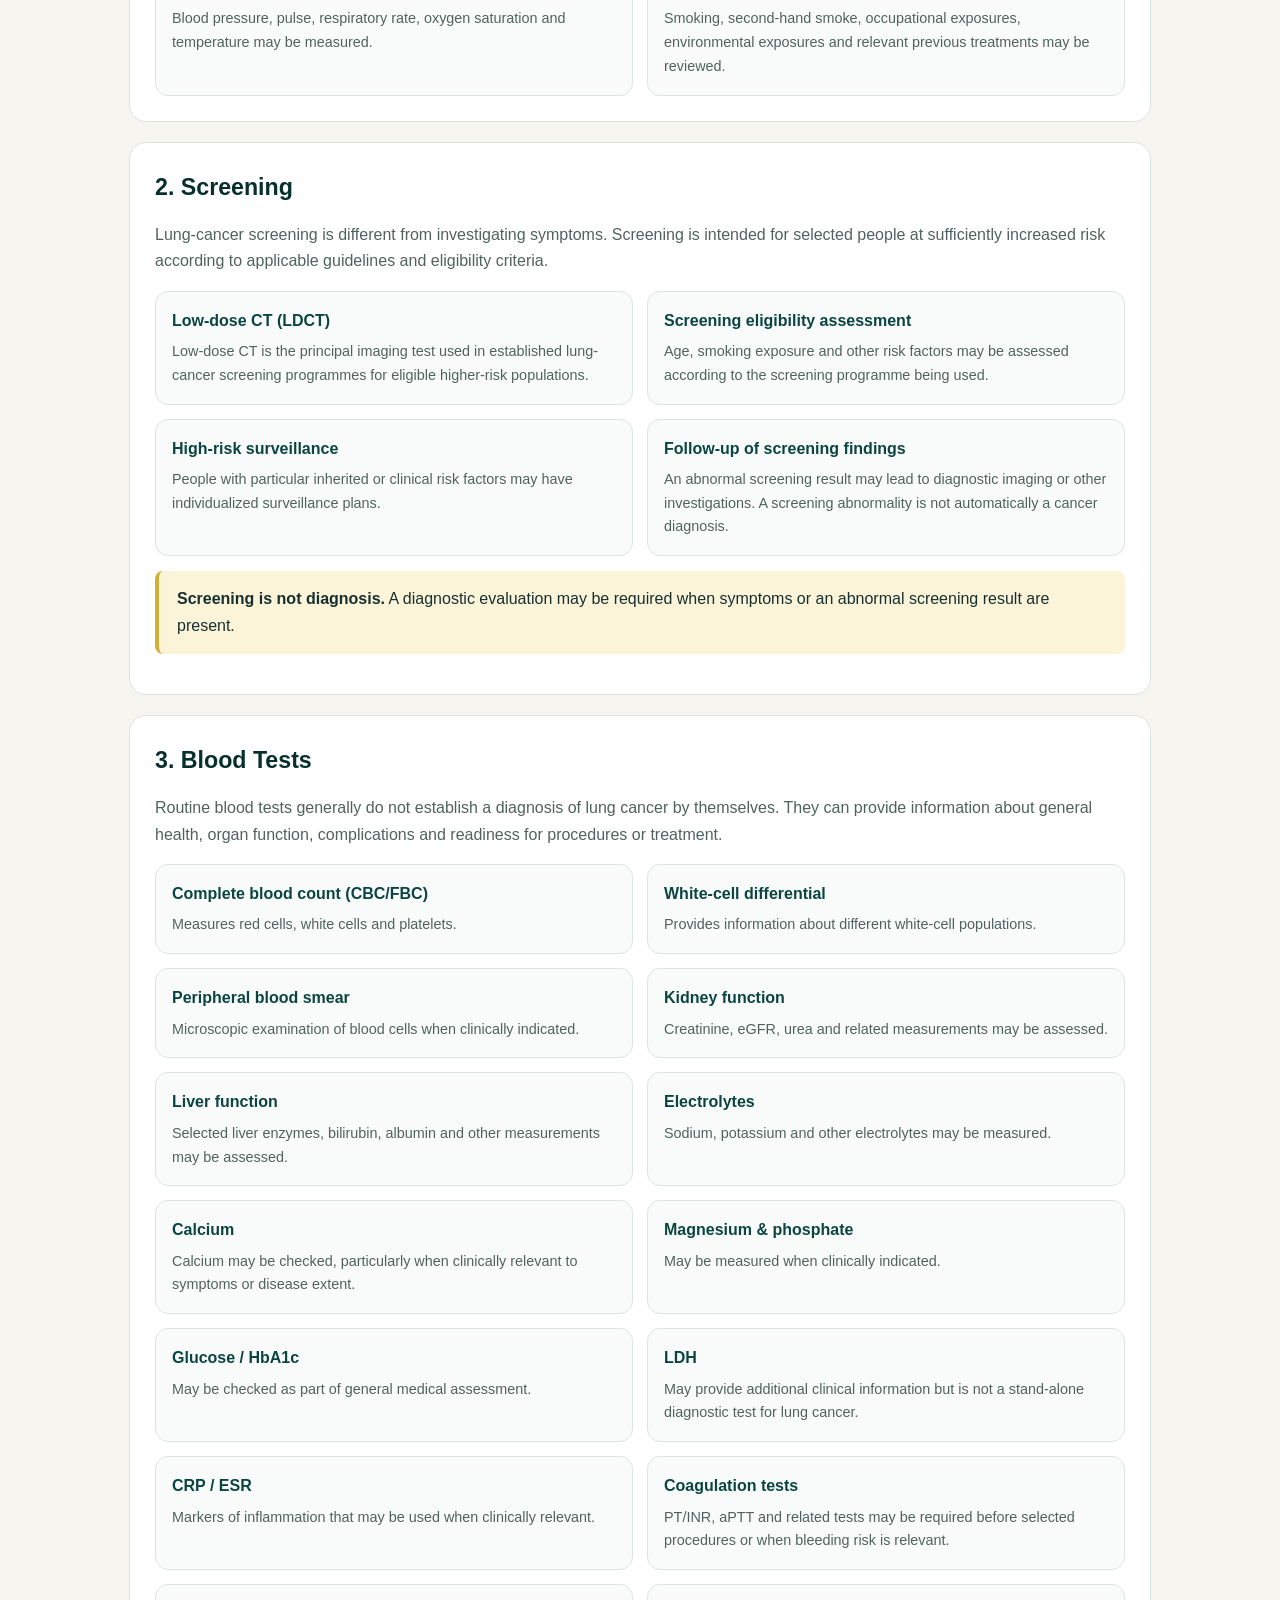
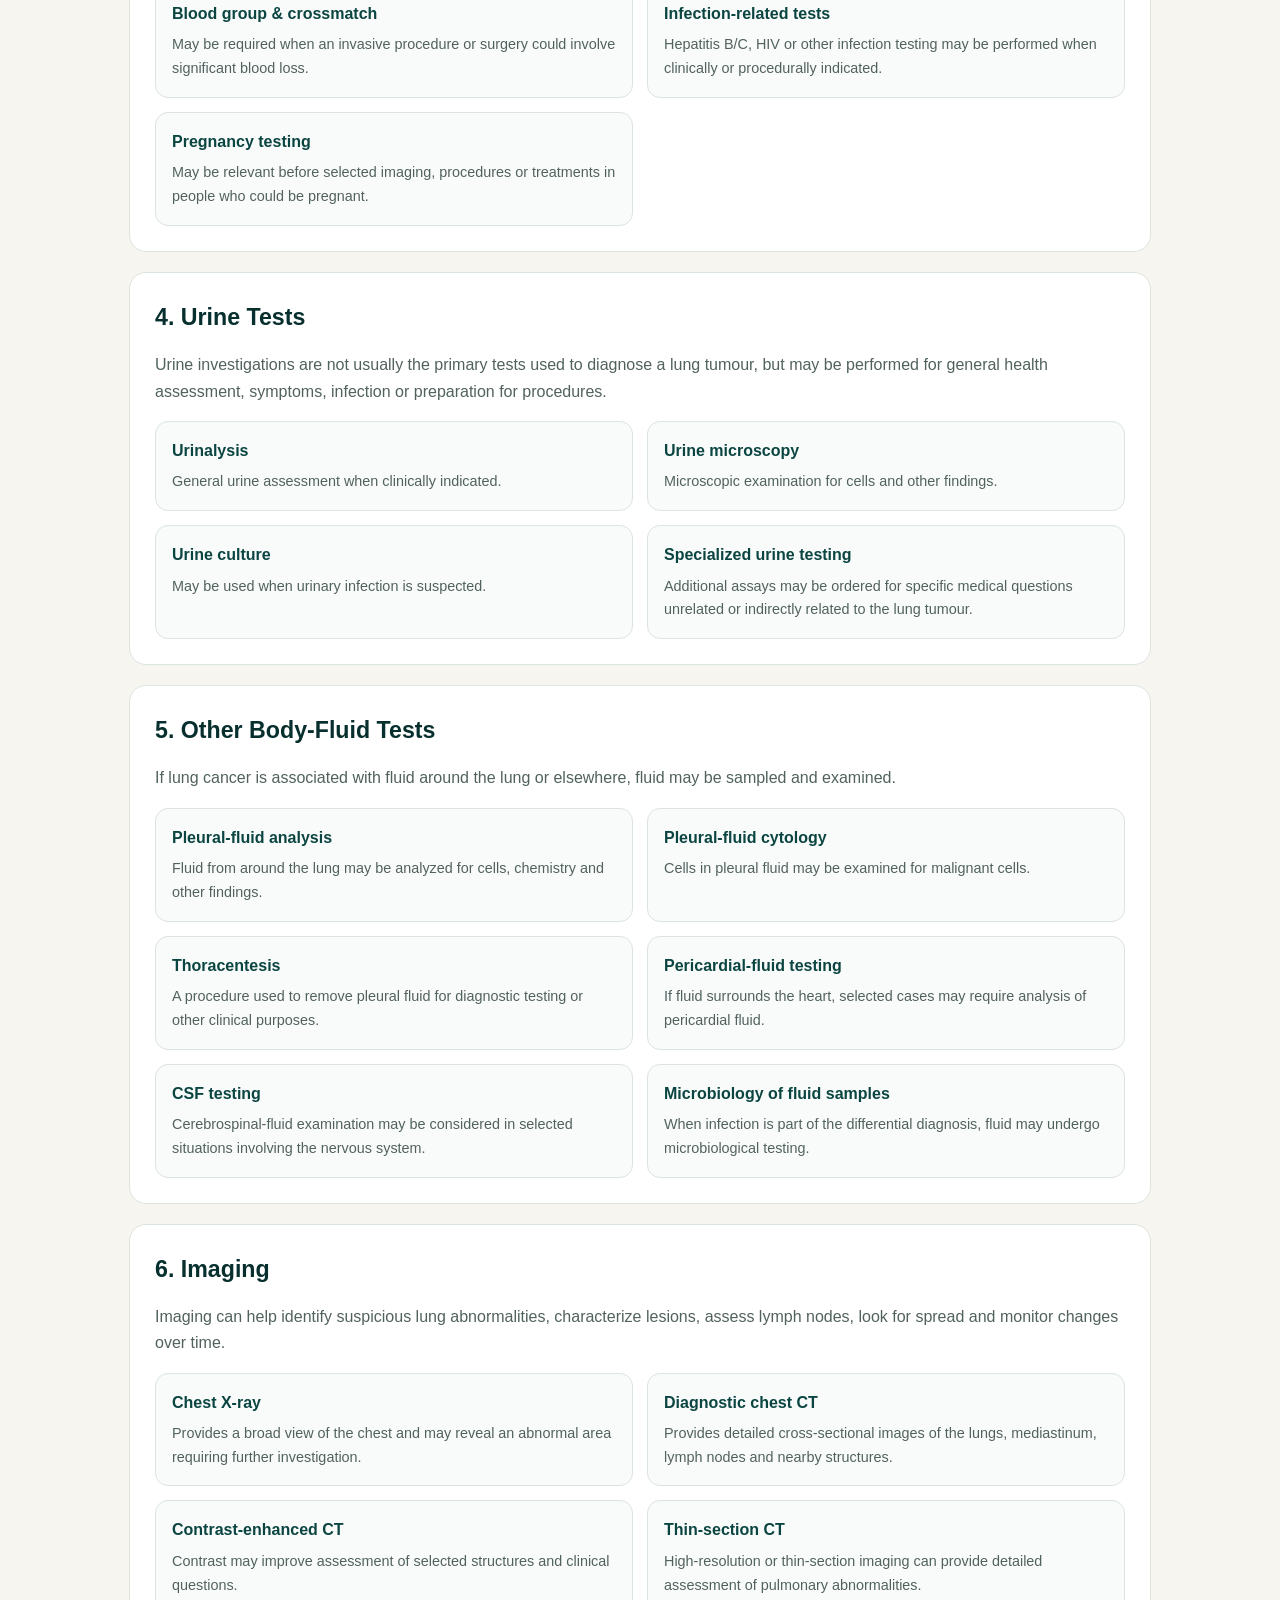
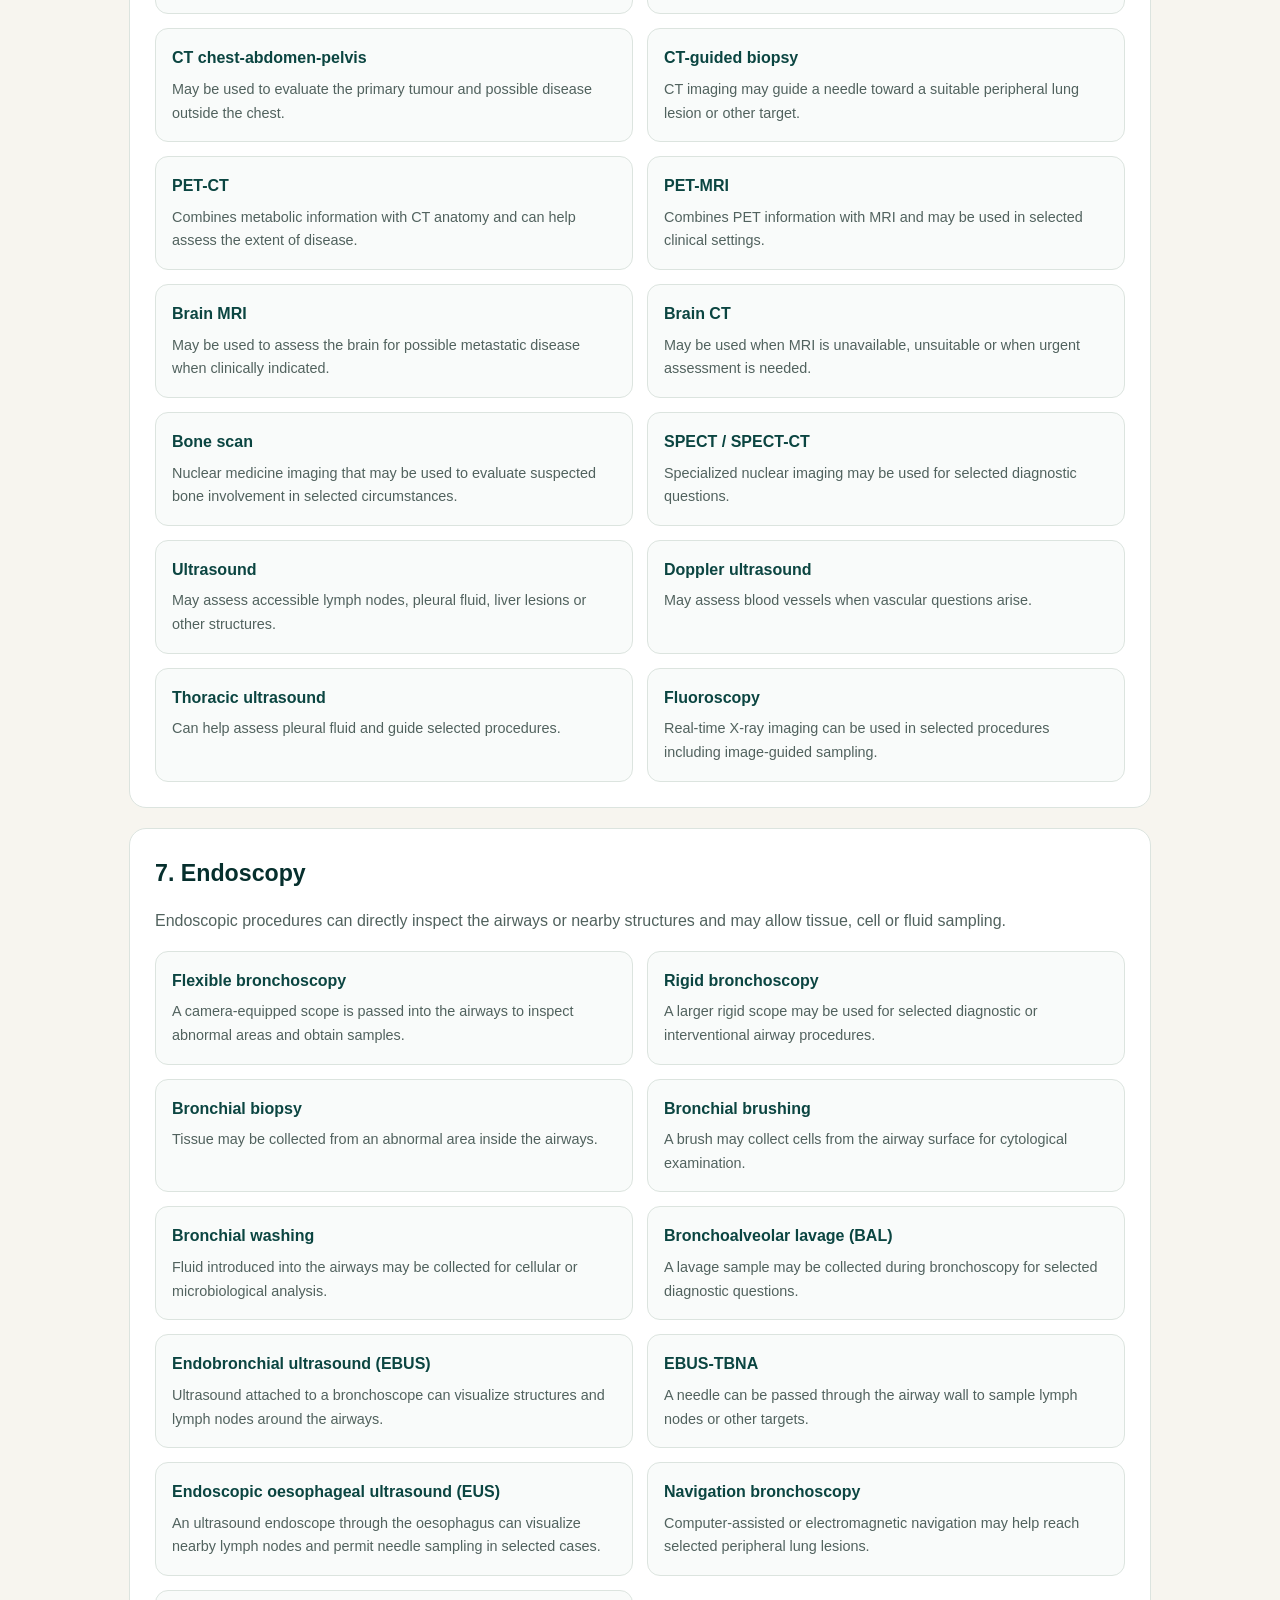
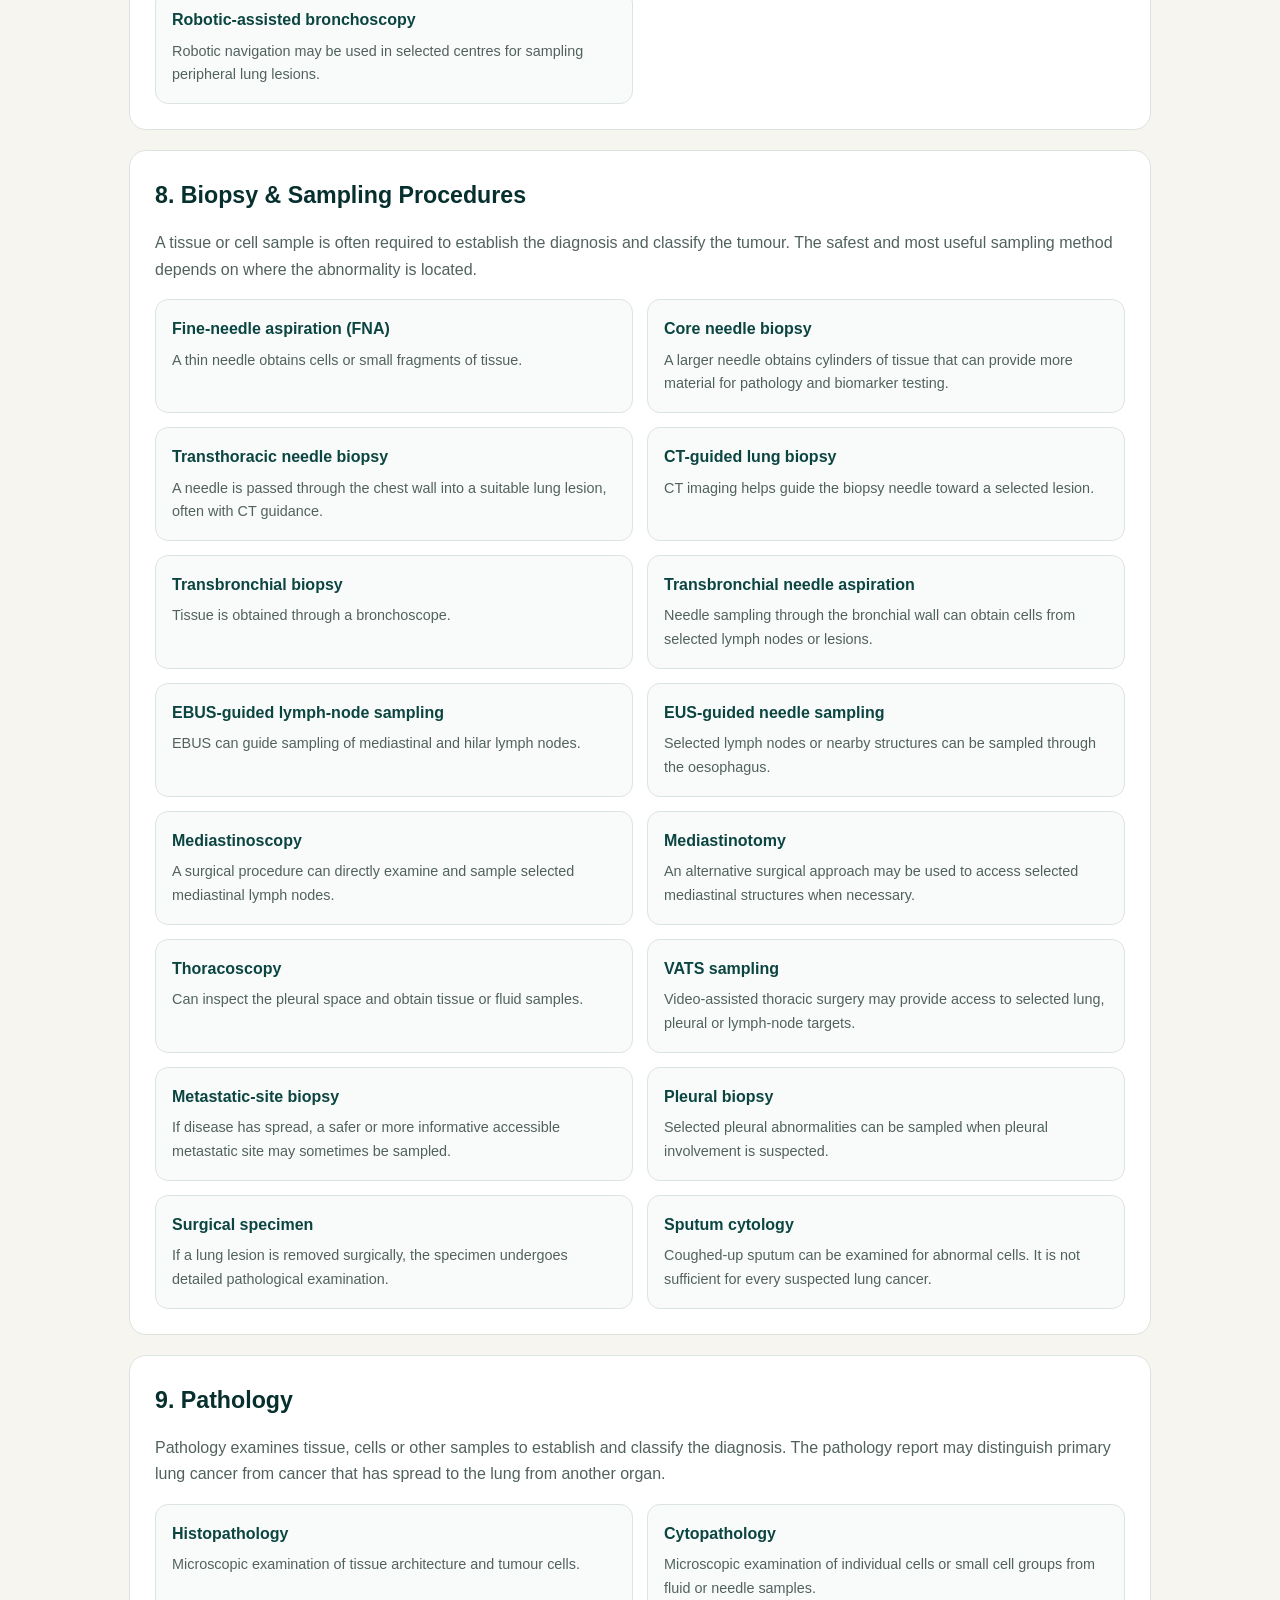
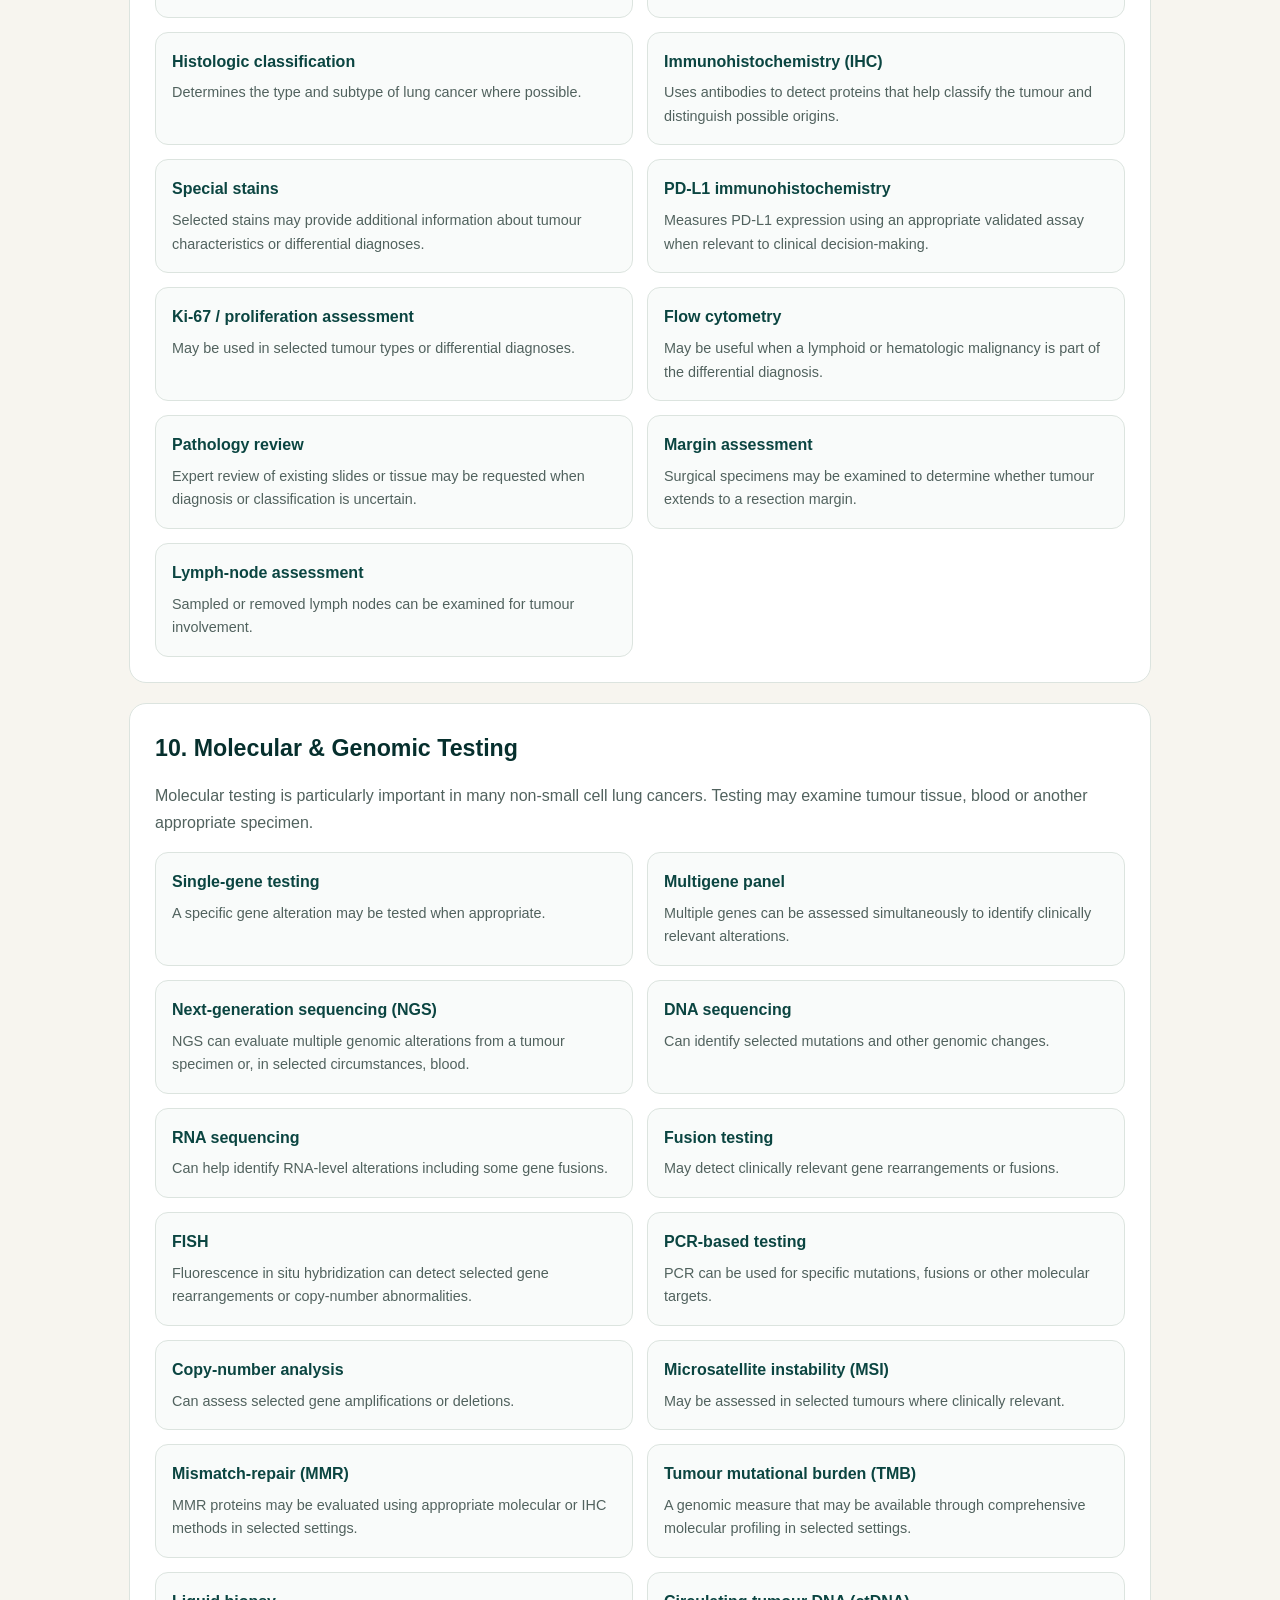
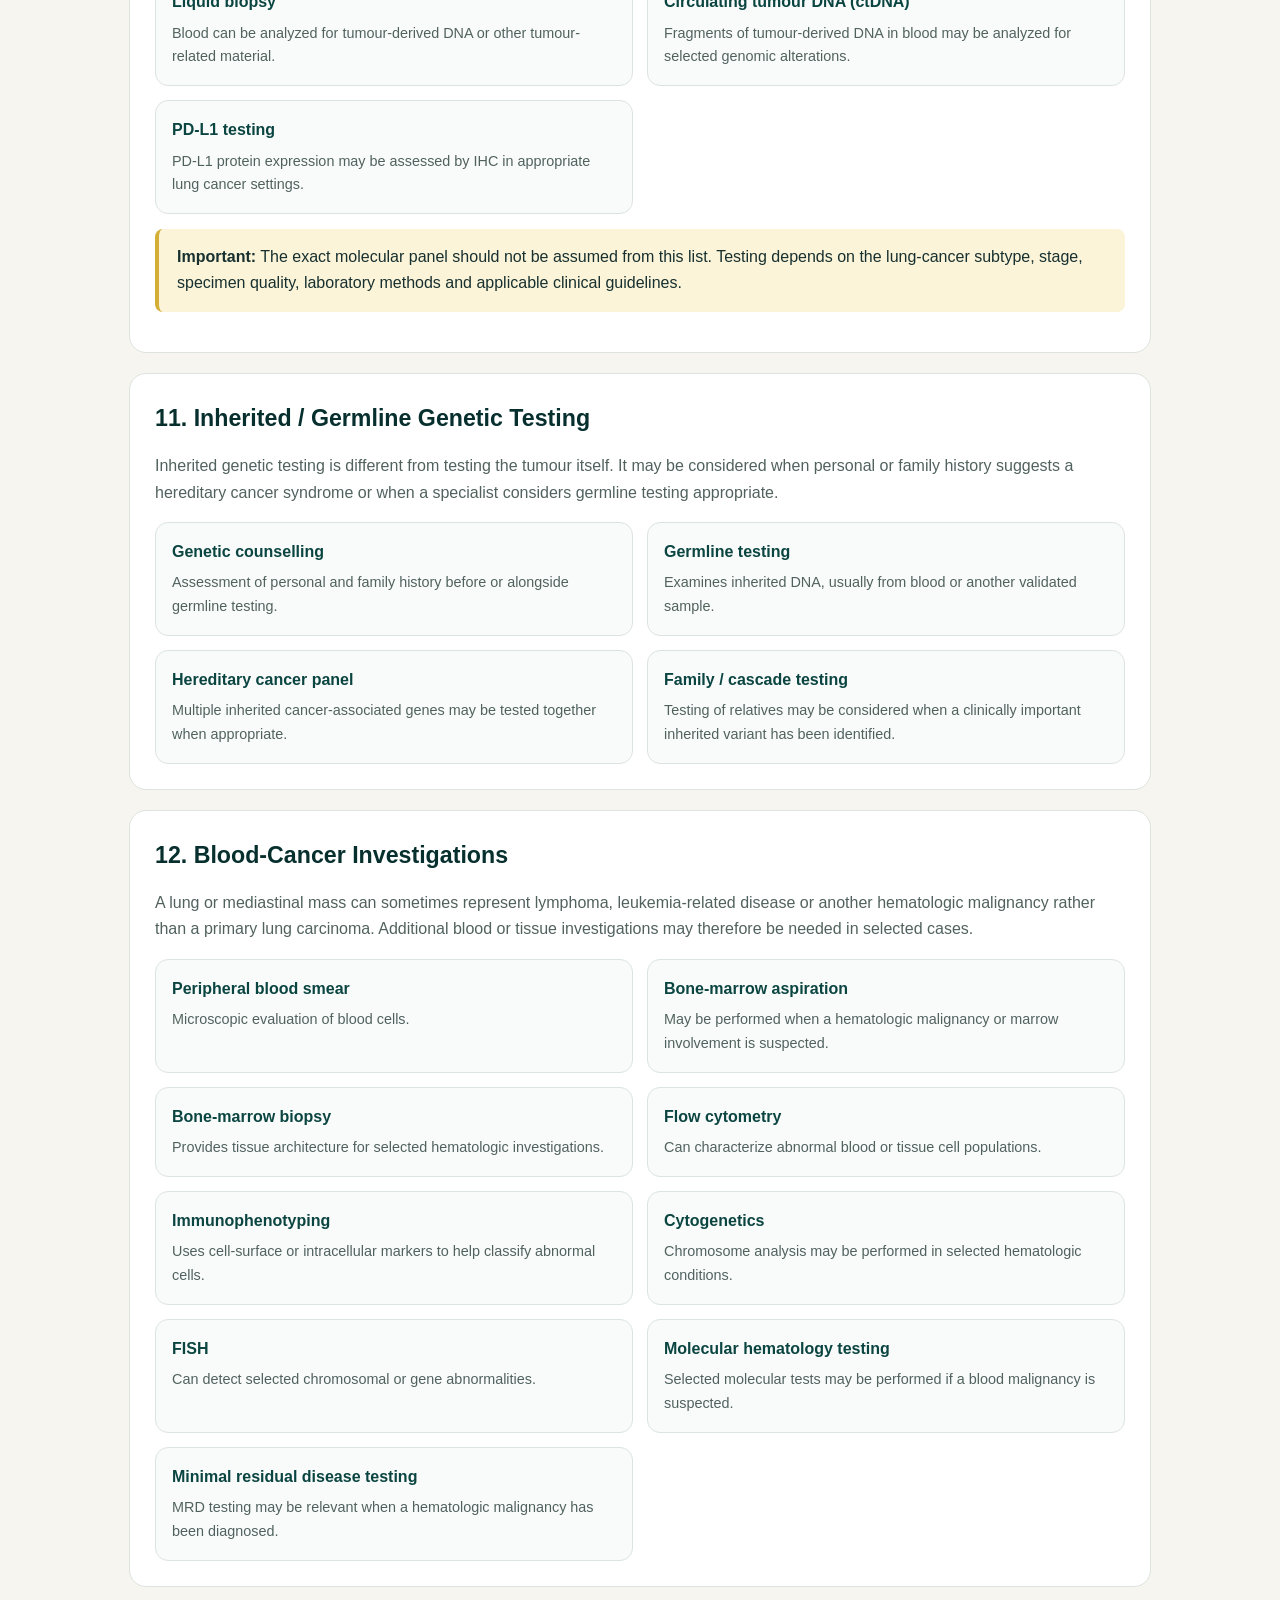
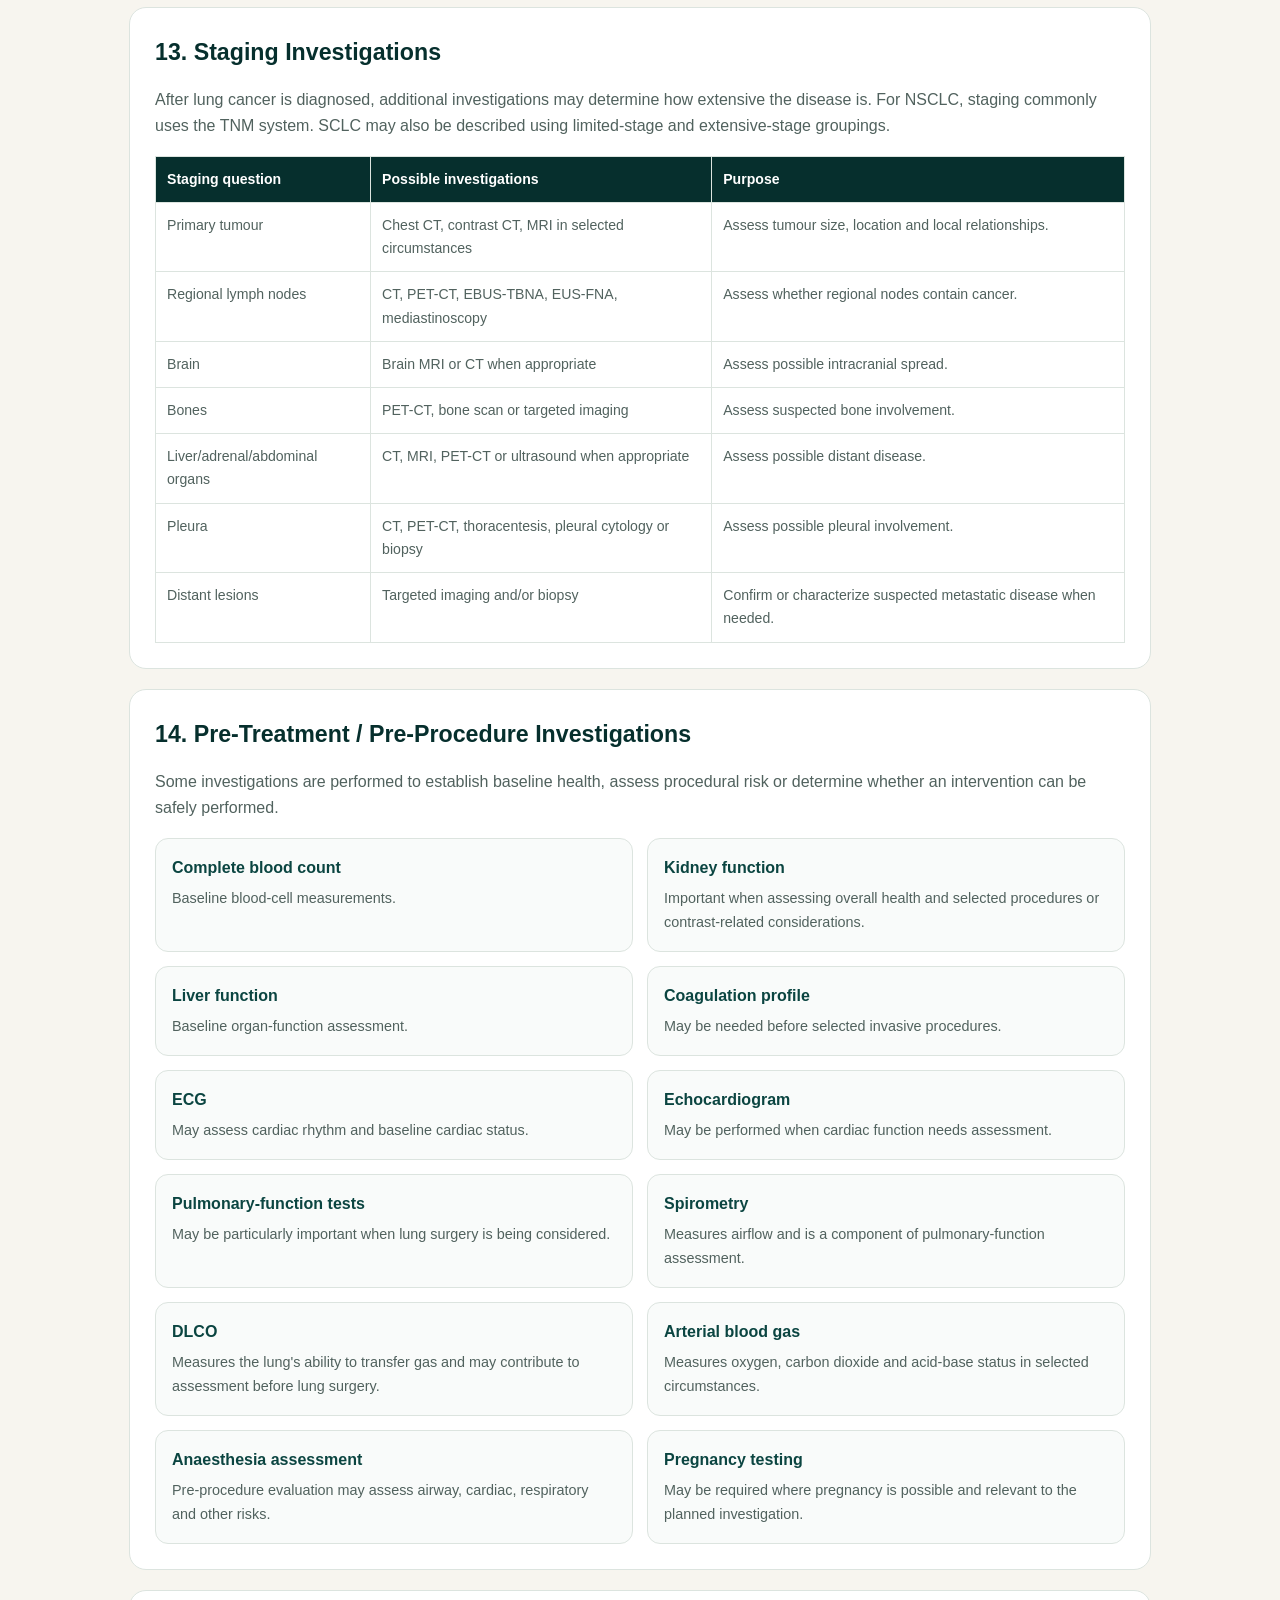
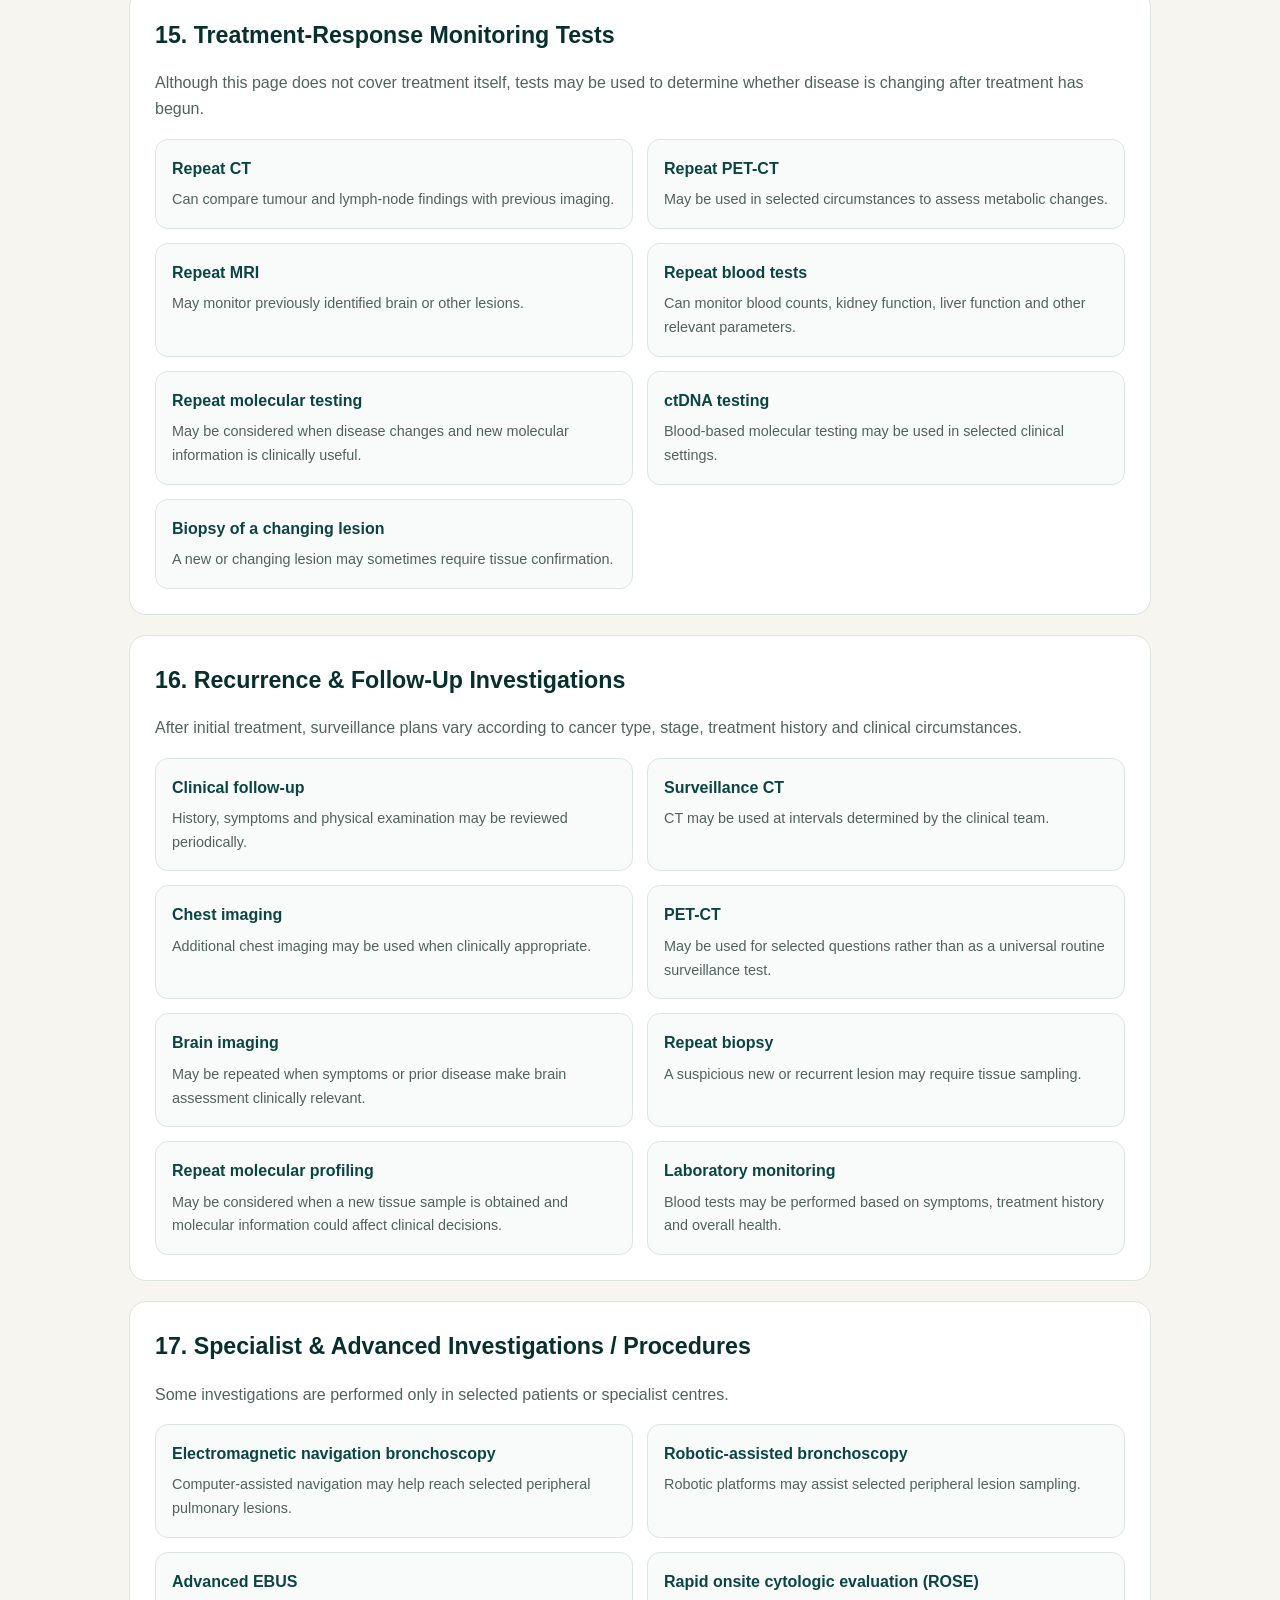
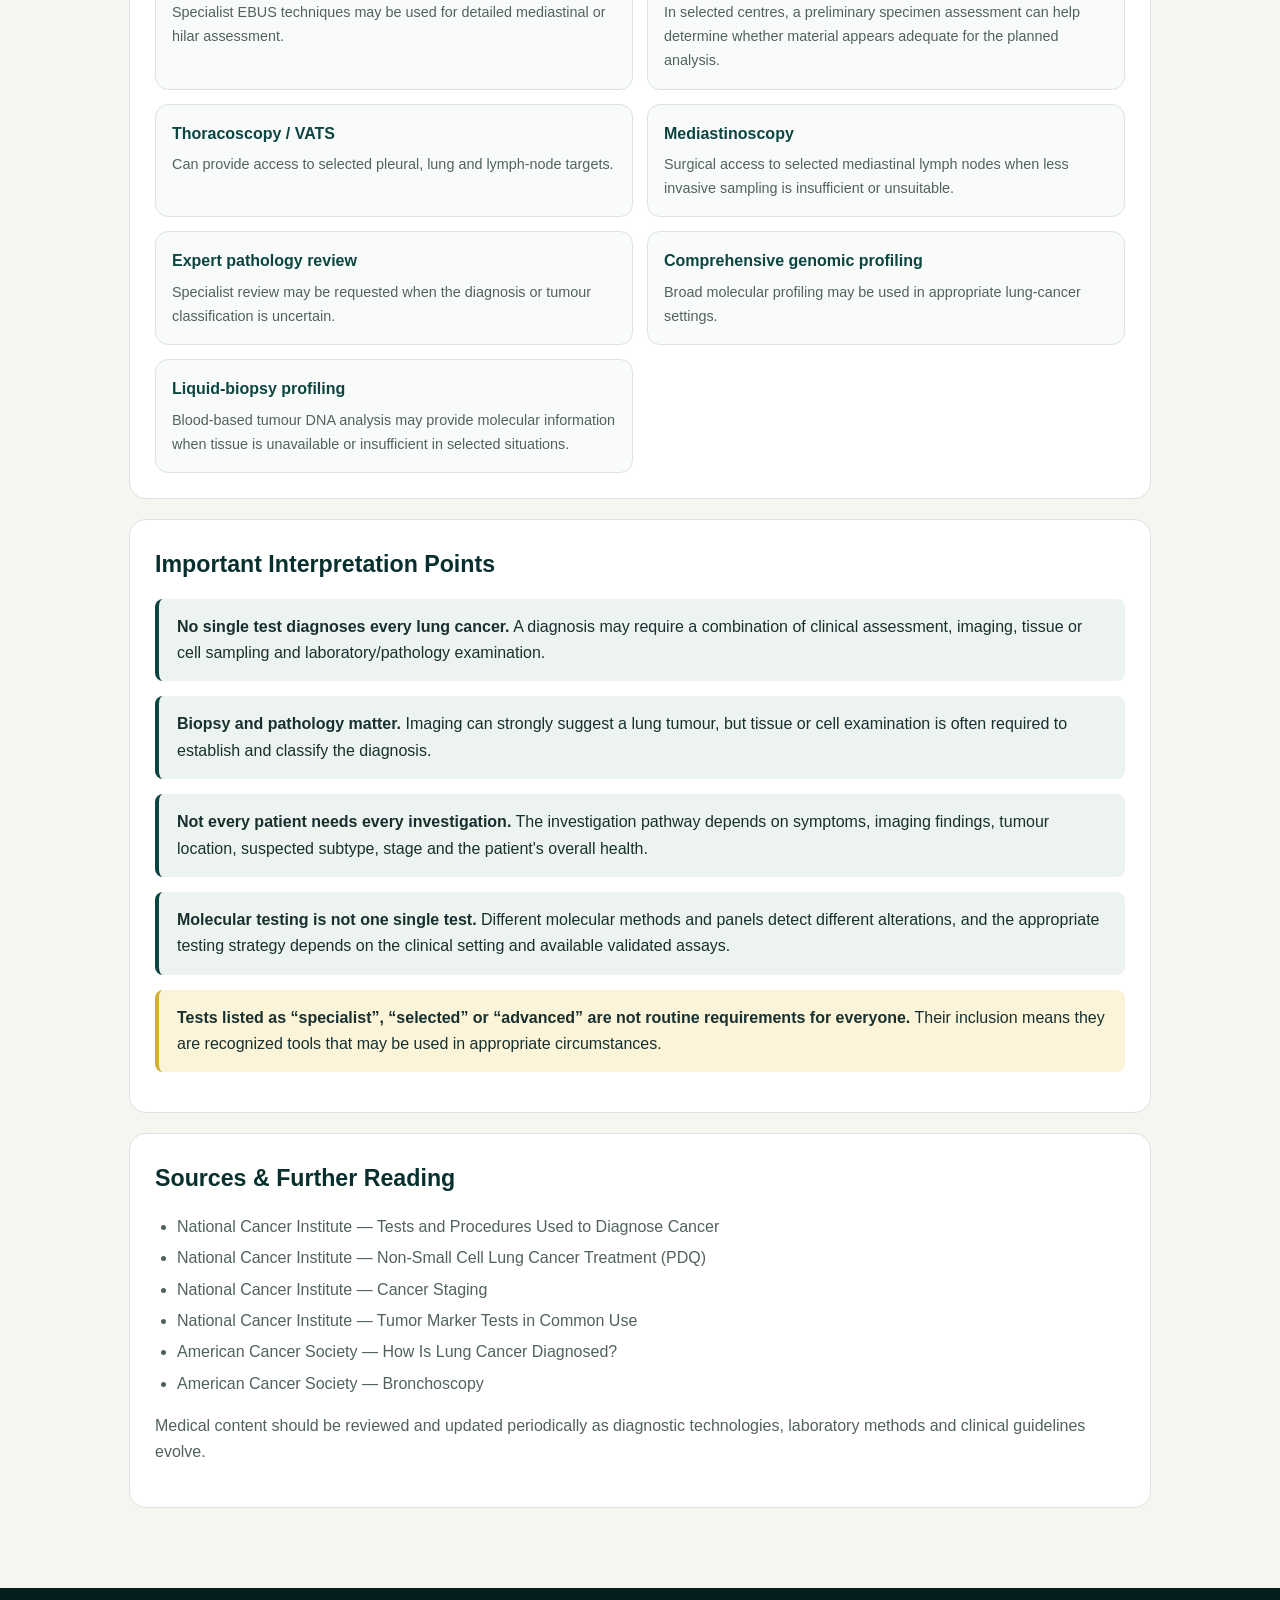
<file: lung-cancer-tests.html>
<!DOCTYPE html>
<html lang="en">
<head>
<meta charset="UTF-8">
<meta name="viewport" content="width=device-width,initial-scale=1.0">

<title>Lung Cancer Tests & Procedures | CRUSTAR CARE</title>

<meta name="description" content="Comprehensive educational guide to tests and procedures used in the evaluation, diagnosis, staging and follow-up of lung cancer.">

<style>
:root{
--g:#062f2d;
--g2:#0b4541;
--gold:#d4af37;
--bg:#f7f5ef;
--ink:#17302f;
--muted:#61716e;
--line:#dce4df;
--white:#fff;
--soft:#edf4f0;
--warn:#fff9e6;
}

*{box-sizing:border-box}

html{scroll-behavior:smooth}

body{
margin:0;
font-family:Arial,Helvetica,sans-serif;
background:var(--bg);
color:var(--ink);
line-height:1.65;
}

header{
background:var(--g);
color:#fff;
padding:20px 5%;
display:flex;
justify-content:space-between;
align-items:center;
gap:20px;
}

.brand{
font-size:1.5rem;
font-weight:800;
letter-spacing:1px;
}

.brand span{color:var(--gold)}

.tagline{
font-size:.78rem;
color:#dbe7e1;
}

.back{
color:#fff;
text-decoration:none;
border:1px solid rgba(255,255,255,.35);
padding:9px 14px;
border-radius:22px;
font-size:.85rem;
}

.back:hover{
background:rgba(255,255,255,.1);
}

.hero{
background:linear-gradient(135deg,var(--g),var(--g2));
color:#fff;
padding:55px 5%;
}

.hero-inner{
max-width:1100px;
margin:auto;
}

.eyebrow{
color:var(--gold);
font-weight:700;
letter-spacing:1.5px;
font-size:.8rem;
text-transform:uppercase;
}

.hero h1{
font-size:clamp(2rem,5vw,3.5rem);
line-height:1.1;
margin:10px 0 15px;
}

.hero p{
max-width:900px;
color:#e2ece7;
margin:8px 0;
}

main{
max-width:1150px;
margin:auto;
padding:30px 5% 60px;
}

.toc{
background:#fff;
border:1px solid var(--line);
border-radius:16px;
padding:22px;
margin-bottom:25px;
}

.toc h2{
margin:0 0 12px;
color:var(--g);
font-size:1.25rem;
}

.toc-grid{
display:grid;
grid-template-columns:repeat(3,1fr);
gap:8px;
}

.toc a{
color:var(--g);
text-decoration:none;
font-size:.9rem;
padding:7px 9px;
border-radius:8px;
}

.toc a:hover{
background:var(--soft);
}

.notice{
background:var(--warn);
border-left:4px solid var(--gold);
padding:17px 20px;
border-radius:8px;
margin-bottom:28px;
font-size:.92rem;
}

.section{
background:#fff;
border:1px solid var(--line);
border-radius:17px;
padding:25px;
margin:20px 0;
scroll-margin-top:20px;
}

.section h2{
color:var(--g);
margin:0 0 10px;
font-size:1.45rem;
}

.section h3{
color:var(--g2);
margin:20px 0 7px;
font-size:1.05rem;
}

.section p{
color:#51625e;
}

.grid{
display:grid;
grid-template-columns:repeat(2,minmax(0,1fr));
gap:14px;
}

.card{
background:#f9fbfa;
border:1px solid var(--line);
border-radius:13px;
padding:16px;
}

.card h3{
margin:0 0 6px;
font-size:1rem;
}

.card p{
margin:0;
font-size:.9rem;
}

ul{
color:#51625e;
padding-left:22px;
}

li{
margin:5px 0;
}

.badge{
display:inline-block;
font-size:.72rem;
font-weight:700;
padding:4px 8px;
border-radius:20px;
background:#eaf2ee;
color:var(--g);
margin-bottom:7px;
}

.table-wrap{
overflow-x:auto;
margin-top:15px;
}

table{
width:100%;
border-collapse:collapse;
min-width:650px;
}

th,td{
border:1px solid var(--line);
padding:11px;
text-align:left;
vertical-align:top;
font-size:.88rem;
}

th{
background:var(--g);
color:#fff;
}

td{
background:#fff;
color:#51625e;
}

.callout{
background:var(--soft);
border-left:4px solid var(--g2);
padding:15px 18px;
border-radius:8px;
margin:15px 0;
}

.gold-callout{
background:#fbf4d9;
border-left:4px solid var(--gold);
padding:15px 18px;
border-radius:8px;
margin:15px 0;
}

footer{
background:#041f1e;
color:#dbe7e1;
text-align:center;
padding:25px 5%;
font-size:.85rem;
}

footer strong{
color:var(--gold);
}

@media(max-width:850px){
.toc-grid{
grid-template-columns:repeat(2,1fr);
}

.grid{
grid-template-columns:1fr;
}
}

@media(max-width:540px){
.toc-grid{
grid-template-columns:1fr;
}

header{
flex-direction:column;
align-items:flex-start;
}
}
</style>
</head>

<body>

<header>

<div>
<div class="brand">CRUSTAR <span>CARE</span></div>
<div class="tagline">From the first doubt to the entire journey.</div>
</div>

<a class="back" href="tests-procedures.html">← Tests &amp; Procedures Library</a>

</header>

<section class="hero">

<div class="hero-inner">

<div class="eyebrow">Cancer-specific investigation guide</div>

<h1>Lung Cancer<br>Tests &amp; Procedures</h1>

<p>
A comprehensive educational reference covering investigations that may be used when lung cancer is suspected, diagnosed, staged or followed over time.
</p>

<p>
The appropriate tests depend on the clinical situation, suspected cancer type, location of an abnormality, stage, overall health and the information the medical team needs.
</p>

</div>

</section>

<main>

<div class="notice">
<strong>Important:</strong>
This page explains tests and procedures only. It does not diagnose lung cancer and does not tell an individual patient which tests they personally need. Investigation plans must be determined and interpreted by qualified healthcare professionals.
</div>

<nav class="toc">

<h2>On this page</h2>

<div class="toc-grid">

<a href="#clinical">1. Clinical assessment</a>
<a href="#screening">2. Screening</a>
<a href="#blood">3. Blood tests</a>
<a href="#urine">4. Urine tests</a>
<a href="#fluids">5. Body-fluid tests</a>
<a href="#imaging">6. Imaging</a>
<a href="#endoscopy">7. Endoscopy</a>
<a href="#biopsy">8. Biopsy & sampling</a>
<a href="#pathology">9. Pathology</a>
<a href="#molecular">10. Molecular testing</a>
<a href="#genetic">11. Inherited genetics</a>
<a href="#bloodcancer">12. Blood-cancer investigations</a>
<a href="#staging">13. Staging investigations</a>
<a href="#pretreatment">14. Pre-treatment investigations</a>
<a href="#response">15. Response monitoring</a>
<a href="#followup">16. Recurrence & follow-up</a>
<a href="#specialist">17. Specialist & advanced procedures</a>

</div>

</nav>

<section class="section" id="clinical">

<h2>1. Clinical Assessment</h2>

<p>
Evaluation normally begins by understanding symptoms, medical history and examination findings. These findings help determine which investigations may be appropriate.
</p>

<div class="grid">

<div class="card">
<span class="badge">Clinical</span>
<h3>Medical history</h3>
<p>Symptoms, duration, smoking history, occupational exposures, previous illnesses, previous cancers and relevant family history may be reviewed.</p>
</div>

<div class="card">
<span class="badge">Clinical</span>
<h3>Respiratory assessment</h3>
<p>Breathing symptoms, cough, sputum, coughing blood, chest discomfort and other respiratory findings may be assessed.</p>
</div>

<div class="card">
<span class="badge">Examination</span>
<h3>Physical examination</h3>
<p>The clinician may examine the chest, lymph nodes, abdomen, skin and other systems depending on symptoms and findings.</p>
</div>

<div class="card">
<span class="badge">Functional</span>
<h3>Performance / functional assessment</h3>
<p>General functional status and ability to perform normal activities may be documented.</p>
</div>

<div class="card">
<span class="badge">Measurements</span>
<h3>Vital signs</h3>
<p>Blood pressure, pulse, respiratory rate, oxygen saturation and temperature may be measured.</p>
</div>

<div class="card">
<span class="badge">Risk assessment</span>
<h3>Exposure assessment</h3>
<p>Smoking, second-hand smoke, occupational exposures, environmental exposures and relevant previous treatments may be reviewed.</p>
</div>

</div>

</section>

<section class="section" id="screening">

<h2>2. Screening</h2>

<p>
Lung-cancer screening is different from investigating symptoms. Screening is intended for selected people at sufficiently increased risk according to applicable guidelines and eligibility criteria.
</p>

<div class="grid">

<div class="card">
<h3>Low-dose CT (LDCT)</h3>
<p>Low-dose CT is the principal imaging test used in established lung-cancer screening programmes for eligible higher-risk populations.</p>
</div>

<div class="card">
<h3>Screening eligibility assessment</h3>
<p>Age, smoking exposure and other risk factors may be assessed according to the screening programme being used.</p>
</div>

<div class="card">
<h3>High-risk surveillance</h3>
<p>People with particular inherited or clinical risk factors may have individualized surveillance plans.</p>
</div>

<div class="card">
<h3>Follow-up of screening findings</h3>
<p>An abnormal screening result may lead to diagnostic imaging or other investigations. A screening abnormality is not automatically a cancer diagnosis.</p>
</div>

</div>

<div class="gold-callout">
<strong>Screening is not diagnosis.</strong>
A diagnostic evaluation may be required when symptoms or an abnormal screening result are present.
</div>

</section>

<section class="section" id="blood">

<h2>3. Blood Tests</h2>

<p>
Routine blood tests generally do not establish a diagnosis of lung cancer by themselves. They can provide information about general health, organ function, complications and readiness for procedures or treatment.
</p>

<div class="grid">

<div class="card">
<h3>Complete blood count (CBC/FBC)</h3>
<p>Measures red cells, white cells and platelets.</p>
</div>

<div class="card">
<h3>White-cell differential</h3>
<p>Provides information about different white-cell populations.</p>
</div>

<div class="card">
<h3>Peripheral blood smear</h3>
<p>Microscopic examination of blood cells when clinically indicated.</p>
</div>

<div class="card">
<h3>Kidney function</h3>
<p>Creatinine, eGFR, urea and related measurements may be assessed.</p>
</div>

<div class="card">
<h3>Liver function</h3>
<p>Selected liver enzymes, bilirubin, albumin and other measurements may be assessed.</p>
</div>

<div class="card">
<h3>Electrolytes</h3>
<p>Sodium, potassium and other electrolytes may be measured.</p>
</div>

<div class="card">
<h3>Calcium</h3>
<p>Calcium may be checked, particularly when clinically relevant to symptoms or disease extent.</p>
</div>

<div class="card">
<h3>Magnesium & phosphate</h3>
<p>May be measured when clinically indicated.</p>
</div>

<div class="card">
<h3>Glucose / HbA1c</h3>
<p>May be checked as part of general medical assessment.</p>
</div>

<div class="card">
<h3>LDH</h3>
<p>May provide additional clinical information but is not a stand-alone diagnostic test for lung cancer.</p>
</div>

<div class="card">
<h3>CRP / ESR</h3>
<p>Markers of inflammation that may be used when clinically relevant.</p>
</div>

<div class="card">
<h3>Coagulation tests</h3>
<p>PT/INR, aPTT and related tests may be required before selected procedures or when bleeding risk is relevant.</p>
</div>

<div class="card">
<h3>Blood group & crossmatch</h3>
<p>May be required when an invasive procedure or surgery could involve significant blood loss.</p>
</div>

<div class="card">
<h3>Infection-related tests</h3>
<p>Hepatitis B/C, HIV or other infection testing may be performed when clinically or procedurally indicated.</p>
</div>

<div class="card">
<h3>Pregnancy testing</h3>
<p>May be relevant before selected imaging, procedures or treatments in people who could be pregnant.</p>
</div>

</div>

</section>

<section class="section" id="urine">

<h2>4. Urine Tests</h2>

<p>
Urine investigations are not usually the primary tests used to diagnose a lung tumour, but may be performed for general health assessment, symptoms, infection or preparation for procedures.
</p>

<div class="grid">

<div class="card">
<h3>Urinalysis</h3>
<p>General urine assessment when clinically indicated.</p>
</div>

<div class="card">
<h3>Urine microscopy</h3>
<p>Microscopic examination for cells and other findings.</p>
</div>

<div class="card">
<h3>Urine culture</h3>
<p>May be used when urinary infection is suspected.</p>
</div>

<div class="card">
<h3>Specialized urine testing</h3>
<p>Additional assays may be ordered for specific medical questions unrelated or indirectly related to the lung tumour.</p>
</div>

</div>

</section>

<section class="section" id="fluids">

<h2>5. Other Body-Fluid Tests</h2>

<p>
If lung cancer is associated with fluid around the lung or elsewhere, fluid may be sampled and examined.
</p>

<div class="grid">

<div class="card">
<h3>Pleural-fluid analysis</h3>
<p>Fluid from around the lung may be analyzed for cells, chemistry and other findings.</p>
</div>

<div class="card">
<h3>Pleural-fluid cytology</h3>
<p>Cells in pleural fluid may be examined for malignant cells.</p>
</div>

<div class="card">
<h3>Thoracentesis</h3>
<p>A procedure used to remove pleural fluid for diagnostic testing or other clinical purposes.</p>
</div>

<div class="card">
<h3>Pericardial-fluid testing</h3>
<p>If fluid surrounds the heart, selected cases may require analysis of pericardial fluid.</p>
</div>

<div class="card">
<h3>CSF testing</h3>
<p>Cerebrospinal-fluid examination may be considered in selected situations involving the nervous system.</p>
</div>

<div class="card">
<h3>Microbiology of fluid samples</h3>
<p>When infection is part of the differential diagnosis, fluid may undergo microbiological testing.</p>
</div>

</div>

</section>

<section class="section" id="imaging">

<h2>6. Imaging</h2>

<p>
Imaging can help identify suspicious lung abnormalities, characterize lesions, assess lymph nodes, look for spread and monitor changes over time.
</p>

<div class="grid">

<div class="card">
<h3>Chest X-ray</h3>
<p>Provides a broad view of the chest and may reveal an abnormal area requiring further investigation.</p>
</div>

<div class="card">
<h3>Diagnostic chest CT</h3>
<p>Provides detailed cross-sectional images of the lungs, mediastinum, lymph nodes and nearby structures.</p>
</div>

<div class="card">
<h3>Contrast-enhanced CT</h3>
<p>Contrast may improve assessment of selected structures and clinical questions.</p>
</div>

<div class="card">
<h3>Thin-section CT</h3>
<p>High-resolution or thin-section imaging can provide detailed assessment of pulmonary abnormalities.</p>
</div>

<div class="card">
<h3>CT chest-abdomen-pelvis</h3>
<p>May be used to evaluate the primary tumour and possible disease outside the chest.</p>
</div>

<div class="card">
<h3>CT-guided biopsy</h3>
<p>CT imaging may guide a needle toward a suitable peripheral lung lesion or other target.</p>
</div>

<div class="card">
<h3>PET-CT</h3>
<p>Combines metabolic information with CT anatomy and can help assess the extent of disease.</p>
</div>

<div class="card">
<h3>PET-MRI</h3>
<p>Combines PET information with MRI and may be used in selected clinical settings.</p>
</div>

<div class="card">
<h3>Brain MRI</h3>
<p>May be used to assess the brain for possible metastatic disease when clinically indicated.</p>
</div>

<div class="card">
<h3>Brain CT</h3>
<p>May be used when MRI is unavailable, unsuitable or when urgent assessment is needed.</p>
</div>

<div class="card">
<h3>Bone scan</h3>
<p>Nuclear medicine imaging that may be used to evaluate suspected bone involvement in selected circumstances.</p>
</div>

<div class="card">
<h3>SPECT / SPECT-CT</h3>
<p>Specialized nuclear imaging may be used for selected diagnostic questions.</p>
</div>

<div class="card">
<h3>Ultrasound</h3>
<p>May assess accessible lymph nodes, pleural fluid, liver lesions or other structures.</p>
</div>

<div class="card">
<h3>Doppler ultrasound</h3>
<p>May assess blood vessels when vascular questions arise.</p>
</div>

<div class="card">
<h3>Thoracic ultrasound</h3>
<p>Can help assess pleural fluid and guide selected procedures.</p>
</div>

<div class="card">
<h3>Fluoroscopy</h3>
<p>Real-time X-ray imaging can be used in selected procedures including image-guided sampling.</p>
</div>

</div>

</section>

<section class="section" id="endoscopy">

<h2>7. Endoscopy</h2>

<p>
Endoscopic procedures can directly inspect the airways or nearby structures and may allow tissue, cell or fluid sampling.
</p>

<div class="grid">

<div class="card">
<h3>Flexible bronchoscopy</h3>
<p>A camera-equipped scope is passed into the airways to inspect abnormal areas and obtain samples.</p>
</div>

<div class="card">
<h3>Rigid bronchoscopy</h3>
<p>A larger rigid scope may be used for selected diagnostic or interventional airway procedures.</p>
</div>

<div class="card">
<h3>Bronchial biopsy</h3>
<p>Tissue may be collected from an abnormal area inside the airways.</p>
</div>

<div class="card">
<h3>Bronchial brushing</h3>
<p>A brush may collect cells from the airway surface for cytological examination.</p>
</div>

<div class="card">
<h3>Bronchial washing</h3>
<p>Fluid introduced into the airways may be collected for cellular or microbiological analysis.</p>
</div>

<div class="card">
<h3>Bronchoalveolar lavage (BAL)</h3>
<p>A lavage sample may be collected during bronchoscopy for selected diagnostic questions.</p>
</div>

<div class="card">
<h3>Endobronchial ultrasound (EBUS)</h3>
<p>Ultrasound attached to a bronchoscope can visualize structures and lymph nodes around the airways.</p>
</div>

<div class="card">
<h3>EBUS-TBNA</h3>
<p>A needle can be passed through the airway wall to sample lymph nodes or other targets.</p>
</div>

<div class="card">
<h3>Endoscopic oesophageal ultrasound (EUS)</h3>
<p>An ultrasound endoscope through the oesophagus can visualize nearby lymph nodes and permit needle sampling in selected cases.</p>
</div>

<div class="card">
<h3>Navigation bronchoscopy</h3>
<p>Computer-assisted or electromagnetic navigation may help reach selected peripheral lung lesions.</p>
</div>

<div class="card">
<h3>Robotic-assisted bronchoscopy</h3>
<p>Robotic navigation may be used in selected centres for sampling peripheral lung lesions.</p>
</div>

</div>

</section>

<section class="section" id="biopsy">

<h2>8. Biopsy &amp; Sampling Procedures</h2>

<p>
A tissue or cell sample is often required to establish the diagnosis and classify the tumour. The safest and most useful sampling method depends on where the abnormality is located.
</p>

<div class="grid">

<div class="card">
<h3>Fine-needle aspiration (FNA)</h3>
<p>A thin needle obtains cells or small fragments of tissue.</p>
</div>

<div class="card">
<h3>Core needle biopsy</h3>
<p>A larger needle obtains cylinders of tissue that can provide more material for pathology and biomarker testing.</p>
</div>

<div class="card">
<h3>Transthoracic needle biopsy</h3>
<p>A needle is passed through the chest wall into a suitable lung lesion, often with CT guidance.</p>
</div>

<div class="card">
<h3>CT-guided lung biopsy</h3>
<p>CT imaging helps guide the biopsy needle toward a selected lesion.</p>
</div>

<div class="card">
<h3>Transbronchial biopsy</h3>
<p>Tissue is obtained through a bronchoscope.</p>
</div>

<div class="card">
<h3>Transbronchial needle aspiration</h3>
<p>Needle sampling through the bronchial wall can obtain cells from selected lymph nodes or lesions.</p>
</div>

<div class="card">
<h3>EBUS-guided lymph-node sampling</h3>
<p>EBUS can guide sampling of mediastinal and hilar lymph nodes.</p>
</div>

<div class="card">
<h3>EUS-guided needle sampling</h3>
<p>Selected lymph nodes or nearby structures can be sampled through the oesophagus.</p>
</div>

<div class="card">
<h3>Mediastinoscopy</h3>
<p>A surgical procedure can directly examine and sample selected mediastinal lymph nodes.</p>
</div>

<div class="card">
<h3>Mediastinotomy</h3>
<p>An alternative surgical approach may be used to access selected mediastinal structures when necessary.</p>
</div>

<div class="card">
<h3>Thoracoscopy</h3>
<p>Can inspect the pleural space and obtain tissue or fluid samples.</p>
</div>

<div class="card">
<h3>VATS sampling</h3>
<p>Video-assisted thoracic surgery may provide access to selected lung, pleural or lymph-node targets.</p>
</div>

<div class="card">
<h3>Metastatic-site biopsy</h3>
<p>If disease has spread, a safer or more informative accessible metastatic site may sometimes be sampled.</p>
</div>

<div class="card">
<h3>Pleural biopsy</h3>
<p>Selected pleural abnormalities can be sampled when pleural involvement is suspected.</p>
</div>

<div class="card">
<h3>Surgical specimen</h3>
<p>If a lung lesion is removed surgically, the specimen undergoes detailed pathological examination.</p>
</div>

<div class="card">
<h3>Sputum cytology</h3>
<p>Coughed-up sputum can be examined for abnormal cells. It is not sufficient for every suspected lung cancer.</p>
</div>

</div>

</section>

<section class="section" id="pathology">

<h2>9. Pathology</h2>

<p>
Pathology examines tissue, cells or other samples to establish and classify the diagnosis. The pathology report may distinguish primary lung cancer from cancer that has spread to the lung from another organ.
</p>

<div class="grid">

<div class="card">
<h3>Histopathology</h3>
<p>Microscopic examination of tissue architecture and tumour cells.</p>
</div>

<div class="card">
<h3>Cytopathology</h3>
<p>Microscopic examination of individual cells or small cell groups from fluid or needle samples.</p>
</div>

<div class="card">
<h3>Histologic classification</h3>
<p>Determines the type and subtype of lung cancer where possible.</p>
</div>

<div class="card">
<h3>Immunohistochemistry (IHC)</h3>
<p>Uses antibodies to detect proteins that help classify the tumour and distinguish possible origins.</p>
</div>

<div class="card">
<h3>Special stains</h3>
<p>Selected stains may provide additional information about tumour characteristics or differential diagnoses.</p>
</div>

<div class="card">
<h3>PD-L1 immunohistochemistry</h3>
<p>Measures PD-L1 expression using an appropriate validated assay when relevant to clinical decision-making.</p>
</div>

<div class="card">
<h3>Ki-67 / proliferation assessment</h3>
<p>May be used in selected tumour types or differential diagnoses.</p>
</div>

<div class="card">
<h3>Flow cytometry</h3>
<p>May be useful when a lymphoid or hematologic malignancy is part of the differential diagnosis.</p>
</div>

<div class="card">
<h3>Pathology review</h3>
<p>Expert review of existing slides or tissue may be requested when diagnosis or classification is uncertain.</p>
</div>

<div class="card">
<h3>Margin assessment</h3>
<p>Surgical specimens may be examined to determine whether tumour extends to a resection margin.</p>
</div>

<div class="card">
<h3>Lymph-node assessment</h3>
<p>Sampled or removed lymph nodes can be examined for tumour involvement.</p>
</div>

</div>

</section>

<section class="section" id="molecular">

<h2>10. Molecular &amp; Genomic Testing</h2>

<p>
Molecular testing is particularly important in many non-small cell lung cancers. Testing may examine tumour tissue, blood or another appropriate specimen.
</p>

<div class="grid">

<div class="card">
<h3>Single-gene testing</h3>
<p>A specific gene alteration may be tested when appropriate.</p>
</div>

<div class="card">
<h3>Multigene panel</h3>
<p>Multiple genes can be assessed simultaneously to identify clinically relevant alterations.</p>
</div>

<div class="card">
<h3>Next-generation sequencing (NGS)</h3>
<p>NGS can evaluate multiple genomic alterations from a tumour specimen or, in selected circumstances, blood.</p>
</div>

<div class="card">
<h3>DNA sequencing</h3>
<p>Can identify selected mutations and other genomic changes.</p>
</div>

<div class="card">
<h3>RNA sequencing</h3>
<p>Can help identify RNA-level alterations including some gene fusions.</p>
</div>

<div class="card">
<h3>Fusion testing</h3>
<p>May detect clinically relevant gene rearrangements or fusions.</p>
</div>

<div class="card">
<h3>FISH</h3>
<p>Fluorescence in situ hybridization can detect selected gene rearrangements or copy-number abnormalities.</p>
</div>

<div class="card">
<h3>PCR-based testing</h3>
<p>PCR can be used for specific mutations, fusions or other molecular targets.</p>
</div>

<div class="card">
<h3>Copy-number analysis</h3>
<p>Can assess selected gene amplifications or deletions.</p>
</div>

<div class="card">
<h3>Microsatellite instability (MSI)</h3>
<p>May be assessed in selected tumours where clinically relevant.</p>
</div>

<div class="card">
<h3>Mismatch-repair (MMR)</h3>
<p>MMR proteins may be evaluated using appropriate molecular or IHC methods in selected settings.</p>
</div>

<div class="card">
<h3>Tumour mutational burden (TMB)</h3>
<p>A genomic measure that may be available through comprehensive molecular profiling in selected settings.</p>
</div>

<div class="card">
<h3>Liquid biopsy</h3>
<p>Blood can be analyzed for tumour-derived DNA or other tumour-related material.</p>
</div>

<div class="card">
<h3>Circulating tumour DNA (ctDNA)</h3>
<p>Fragments of tumour-derived DNA in blood may be analyzed for selected genomic alterations.</p>
</div>

<div class="card">
<h3>PD-L1 testing</h3>
<p>PD-L1 protein expression may be assessed by IHC in appropriate lung cancer settings.</p>
</div>

</div>

<div class="gold-callout">
<strong>Important:</strong>
The exact molecular panel should not be assumed from this list. Testing depends on the lung-cancer subtype, stage, specimen quality, laboratory methods and applicable clinical guidelines.
</div>

</section>

<section class="section" id="genetic">

<h2>11. Inherited / Germline Genetic Testing</h2>

<p>
Inherited genetic testing is different from testing the tumour itself. It may be considered when personal or family history suggests a hereditary cancer syndrome or when a specialist considers germline testing appropriate.
</p>

<div class="grid">

<div class="card">
<h3>Genetic counselling</h3>
<p>Assessment of personal and family history before or alongside germline testing.</p>
</div>

<div class="card">
<h3>Germline testing</h3>
<p>Examines inherited DNA, usually from blood or another validated sample.</p>
</div>

<div class="card">
<h3>Hereditary cancer panel</h3>
<p>Multiple inherited cancer-associated genes may be tested together when appropriate.</p>
</div>

<div class="card">
<h3>Family / cascade testing</h3>
<p>Testing of relatives may be considered when a clinically important inherited variant has been identified.</p>
</div>

</div>

</section>

<section class="section" id="bloodcancer">

<h2>12. Blood-Cancer Investigations</h2>

<p>
A lung or mediastinal mass can sometimes represent lymphoma, leukemia-related disease or another hematologic malignancy rather than a primary lung carcinoma. Additional blood or tissue investigations may therefore be needed in selected cases.
</p>

<div class="grid">

<div class="card">
<h3>Peripheral blood smear</h3>
<p>Microscopic evaluation of blood cells.</p>
</div>

<div class="card">
<h3>Bone-marrow aspiration</h3>
<p>May be performed when a hematologic malignancy or marrow involvement is suspected.</p>
</div>

<div class="card">
<h3>Bone-marrow biopsy</h3>
<p>Provides tissue architecture for selected hematologic investigations.</p>
</div>

<div class="card">
<h3>Flow cytometry</h3>
<p>Can characterize abnormal blood or tissue cell populations.</p>
</div>

<div class="card">
<h3>Immunophenotyping</h3>
<p>Uses cell-surface or intracellular markers to help classify abnormal cells.</p>
</div>

<div class="card">
<h3>Cytogenetics</h3>
<p>Chromosome analysis may be performed in selected hematologic conditions.</p>
</div>

<div class="card">
<h3>FISH</h3>
<p>Can detect selected chromosomal or gene abnormalities.</p>
</div>

<div class="card">
<h3>Molecular hematology testing</h3>
<p>Selected molecular tests may be performed if a blood malignancy is suspected.</p>
</div>

<div class="card">
<h3>Minimal residual disease testing</h3>
<p>MRD testing may be relevant when a hematologic malignancy has been diagnosed.</p>
</div>

</div>

</section>

<section class="section" id="staging">

<h2>13. Staging Investigations</h2>

<p>
After lung cancer is diagnosed, additional investigations may determine how extensive the disease is. For NSCLC, staging commonly uses the TNM system. SCLC may also be described using limited-stage and extensive-stage groupings.
</p>

<div class="table-wrap">

<table>

<thead>
<tr>
<th>Staging question</th>
<th>Possible investigations</th>
<th>Purpose</th>
</tr>
</thead>

<tbody>

<tr>
<td>Primary tumour</td>
<td>Chest CT, contrast CT, MRI in selected circumstances</td>
<td>Assess tumour size, location and local relationships.</td>
</tr>

<tr>
<td>Regional lymph nodes</td>
<td>CT, PET-CT, EBUS-TBNA, EUS-FNA, mediastinoscopy</td>
<td>Assess whether regional nodes contain cancer.</td>
</tr>

<tr>
<td>Brain</td>
<td>Brain MRI or CT when appropriate</td>
<td>Assess possible intracranial spread.</td>
</tr>

<tr>
<td>Bones</td>
<td>PET-CT, bone scan or targeted imaging</td>
<td>Assess suspected bone involvement.</td>
</tr>

<tr>
<td>Liver/adrenal/abdominal organs</td>
<td>CT, MRI, PET-CT or ultrasound when appropriate</td>
<td>Assess possible distant disease.</td>
</tr>

<tr>
<td>Pleura</td>
<td>CT, PET-CT, thoracentesis, pleural cytology or biopsy</td>
<td>Assess possible pleural involvement.</td>
</tr>

<tr>
<td>Distant lesions</td>
<td>Targeted imaging and/or biopsy</td>
<td>Confirm or characterize suspected metastatic disease when needed.</td>
</tr>

</tbody>

</table>

</div>

</section>

<section class="section" id="pretreatment">

<h2>14. Pre-Treatment / Pre-Procedure Investigations</h2>

<p>
Some investigations are performed to establish baseline health, assess procedural risk or determine whether an intervention can be safely performed.
</p>

<div class="grid">

<div class="card">
<h3>Complete blood count</h3>
<p>Baseline blood-cell measurements.</p>
</div>

<div class="card">
<h3>Kidney function</h3>
<p>Important when assessing overall health and selected procedures or contrast-related considerations.</p>
</div>

<div class="card">
<h3>Liver function</h3>
<p>Baseline organ-function assessment.</p>
</div>

<div class="card">
<h3>Coagulation profile</h3>
<p>May be needed before selected invasive procedures.</p>
</div>

<div class="card">
<h3>ECG</h3>
<p>May assess cardiac rhythm and baseline cardiac status.</p>
</div>

<div class="card">
<h3>Echocardiogram</h3>
<p>May be performed when cardiac function needs assessment.</p>
</div>

<div class="card">
<h3>Pulmonary-function tests</h3>
<p>May be particularly important when lung surgery is being considered.</p>
</div>

<div class="card">
<h3>Spirometry</h3>
<p>Measures airflow and is a component of pulmonary-function assessment.</p>
</div>

<div class="card">
<h3>DLCO</h3>
<p>Measures the lung's ability to transfer gas and may contribute to assessment before lung surgery.</p>
</div>

<div class="card">
<h3>Arterial blood gas</h3>
<p>Measures oxygen, carbon dioxide and acid-base status in selected circumstances.</p>
</div>

<div class="card">
<h3>Anaesthesia assessment</h3>
<p>Pre-procedure evaluation may assess airway, cardiac, respiratory and other risks.</p>
</div>

<div class="card">
<h3>Pregnancy testing</h3>
<p>May be required where pregnancy is possible and relevant to the planned investigation.</p>
</div>

</div>

</section>

<section class="section" id="response">

<h2>15. Treatment-Response Monitoring Tests</h2>

<p>
Although this page does not cover treatment itself, tests may be used to determine whether disease is changing after treatment has begun.
</p>

<div class="grid">

<div class="card">
<h3>Repeat CT</h3>
<p>Can compare tumour and lymph-node findings with previous imaging.</p>
</div>

<div class="card">
<h3>Repeat PET-CT</h3>
<p>May be used in selected circumstances to assess metabolic changes.</p>
</div>

<div class="card">
<h3>Repeat MRI</h3>
<p>May monitor previously identified brain or other lesions.</p>
</div>

<div class="card">
<h3>Repeat blood tests</h3>
<p>Can monitor blood counts, kidney function, liver function and other relevant parameters.</p>
</div>

<div class="card">
<h3>Repeat molecular testing</h3>
<p>May be considered when disease changes and new molecular information is clinically useful.</p>
</div>

<div class="card">
<h3>ctDNA testing</h3>
<p>Blood-based molecular testing may be used in selected clinical settings.</p>
</div>

<div class="card">
<h3>Biopsy of a changing lesion</h3>
<p>A new or changing lesion may sometimes require tissue confirmation.</p>
</div>

</div>

</section>

<section class="section" id="followup">

<h2>16. Recurrence &amp; Follow-Up Investigations</h2>

<p>
After initial treatment, surveillance plans vary according to cancer type, stage, treatment history and clinical circumstances.
</p>

<div class="grid">

<div class="card">
<h3>Clinical follow-up</h3>
<p>History, symptoms and physical examination may be reviewed periodically.</p>
</div>

<div class="card">
<h3>Surveillance CT</h3>
<p>CT may be used at intervals determined by the clinical team.</p>
</div>

<div class="card">
<h3>Chest imaging</h3>
<p>Additional chest imaging may be used when clinically appropriate.</p>
</div>

<div class="card">
<h3>PET-CT</h3>
<p>May be used for selected questions rather than as a universal routine surveillance test.</p>
</div>

<div class="card">
<h3>Brain imaging</h3>
<p>May be repeated when symptoms or prior disease make brain assessment clinically relevant.</p>
</div>

<div class="card">
<h3>Repeat biopsy</h3>
<p>A suspicious new or recurrent lesion may require tissue sampling.</p>
</div>

<div class="card">
<h3>Repeat molecular profiling</h3>
<p>May be considered when a new tissue sample is obtained and molecular information could affect clinical decisions.</p>
</div>

<div class="card">
<h3>Laboratory monitoring</h3>
<p>Blood tests may be performed based on symptoms, treatment history and overall health.</p>
</div>

</div>

</section>

<section class="section" id="specialist">

<h2>17. Specialist &amp; Advanced Investigations / Procedures</h2>

<p>
Some investigations are performed only in selected patients or specialist centres.
</p>

<div class="grid">

<div class="card">
<h3>Electromagnetic navigation bronchoscopy</h3>
<p>Computer-assisted navigation may help reach selected peripheral pulmonary lesions.</p>
</div>

<div class="card">
<h3>Robotic-assisted bronchoscopy</h3>
<p>Robotic platforms may assist selected peripheral lesion sampling.</p>
</div>

<div class="card">
<h3>Advanced EBUS</h3>
<p>Specialist EBUS techniques may be used for detailed mediastinal or hilar assessment.</p>
</div>

<div class="card">
<h3>Rapid onsite cytologic evaluation (ROSE)</h3>
<p>In selected centres, a preliminary specimen assessment can help determine whether material appears adequate for the planned analysis.</p>
</div>

<div class="card">
<h3>Thoracoscopy / VATS</h3>
<p>Can provide access to selected pleural, lung and lymph-node targets.</p>
</div>

<div class="card">
<h3>Mediastinoscopy</h3>
<p>Surgical access to selected mediastinal lymph nodes when less invasive sampling is insufficient or unsuitable.</p>
</div>

<div class="card">
<h3>Expert pathology review</h3>
<p>Specialist review may be requested when the diagnosis or tumour classification is uncertain.</p>
</div>

<div class="card">
<h3>Comprehensive genomic profiling</h3>
<p>Broad molecular profiling may be used in appropriate lung-cancer settings.</p>
</div>

<div class="card">
<h3>Liquid-biopsy profiling</h3>
<p>Blood-based tumour DNA analysis may provide molecular information when tissue is unavailable or insufficient in selected situations.</p>
</div>

</div>

</section>

<section class="section">

<h2>Important Interpretation Points</h2>

<div class="callout">
<strong>No single test diagnoses every lung cancer.</strong>
A diagnosis may require a combination of clinical assessment, imaging, tissue or cell sampling and laboratory/pathology examination.
</div>

<div class="callout">
<strong>Biopsy and pathology matter.</strong>
Imaging can strongly suggest a lung tumour, but tissue or cell examination is often required to establish and classify the diagnosis.
</div>

<div class="callout">
<strong>Not every patient needs every investigation.</strong>
The investigation pathway depends on symptoms, imaging findings, tumour location, suspected subtype, stage and the patient's overall health.
</div>

<div class="callout">
<strong>Molecular testing is not one single test.</strong>
Different molecular methods and panels detect different alterations, and the appropriate testing strategy depends on the clinical setting and available validated assays.
</div>

<div class="gold-callout">
<strong>Tests listed as “specialist”, “selected” or “advanced” are not routine requirements for everyone.</strong>
Their inclusion means they are recognized tools that may be used in appropriate circumstances.
</div>

</section>

<section class="section">

<h2>Sources &amp; Further Reading</h2>

<ul>
<li>National Cancer Institute — Tests and Procedures Used to Diagnose Cancer</li>
<li>National Cancer Institute — Non-Small Cell Lung Cancer Treatment (PDQ)</li>
<li>National Cancer Institute — Cancer Staging</li>
<li>National Cancer Institute — Tumor Marker Tests in Common Use</li>
<li>American Cancer Society — How Is Lung Cancer Diagnosed?</li>
<li>American Cancer Society — Bronchoscopy</li>
</ul>

<p>
Medical content should be reviewed and updated periodically as diagnostic technologies, laboratory methods and clinical guidelines evolve.
</p>

</section>

</main>

<footer>

<strong>CRUSTAR CARE</strong> · In Memory of Er. Abdul Hai Khan<br>
Educational resource project · Tests and procedures information is for education only.

</footer>

</body>
</html>
</file>
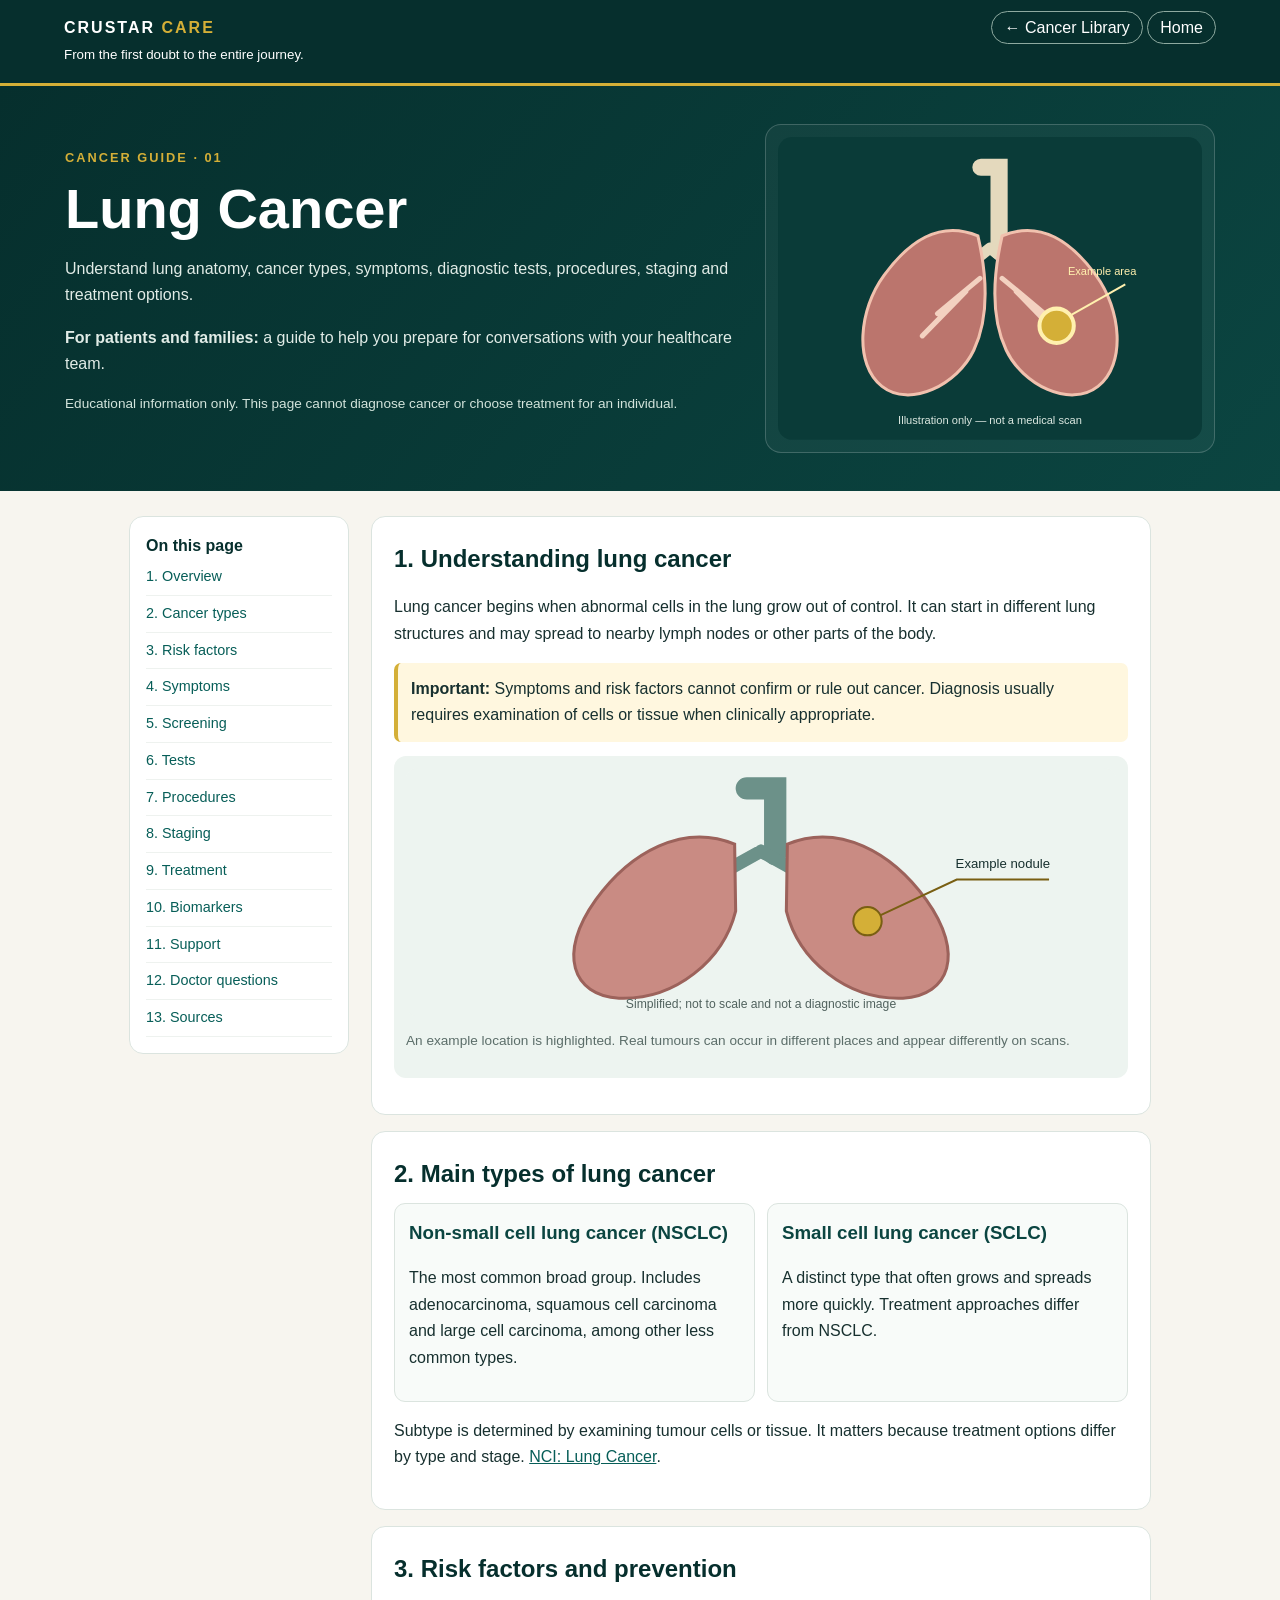
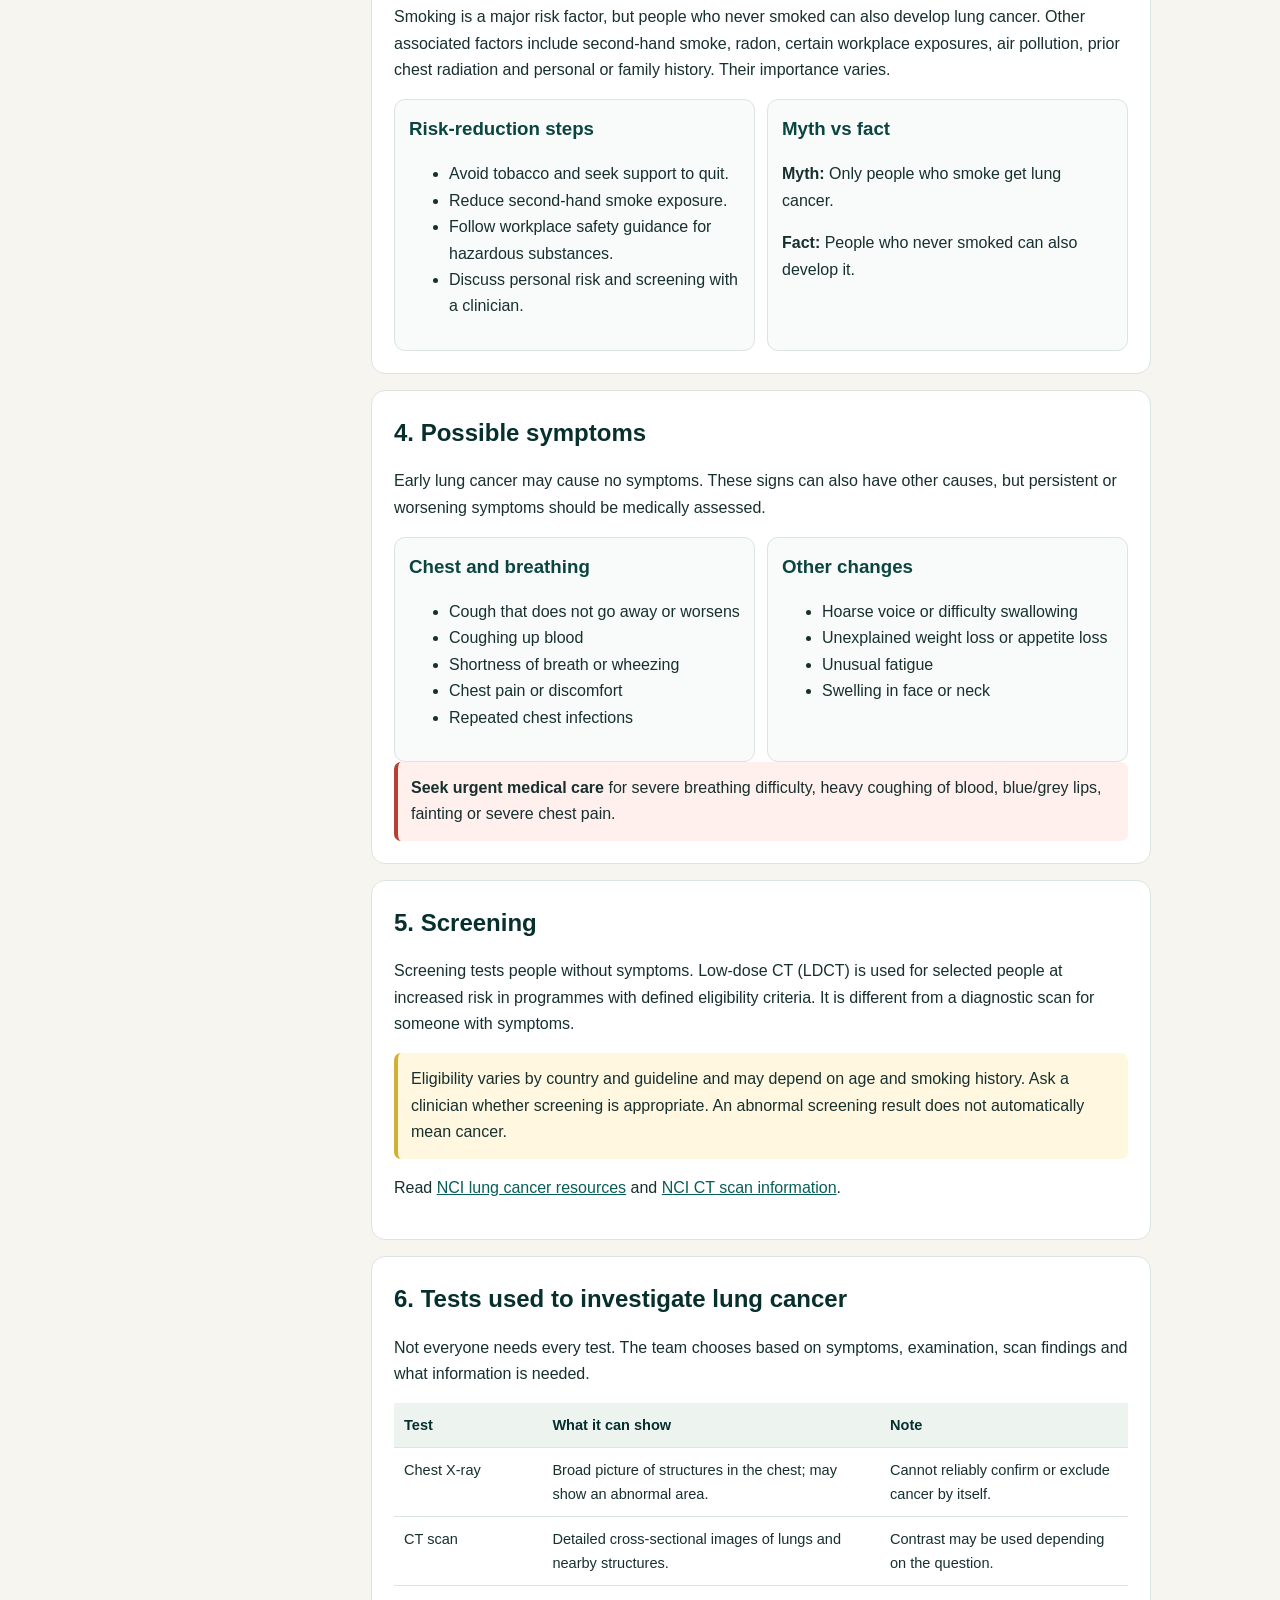
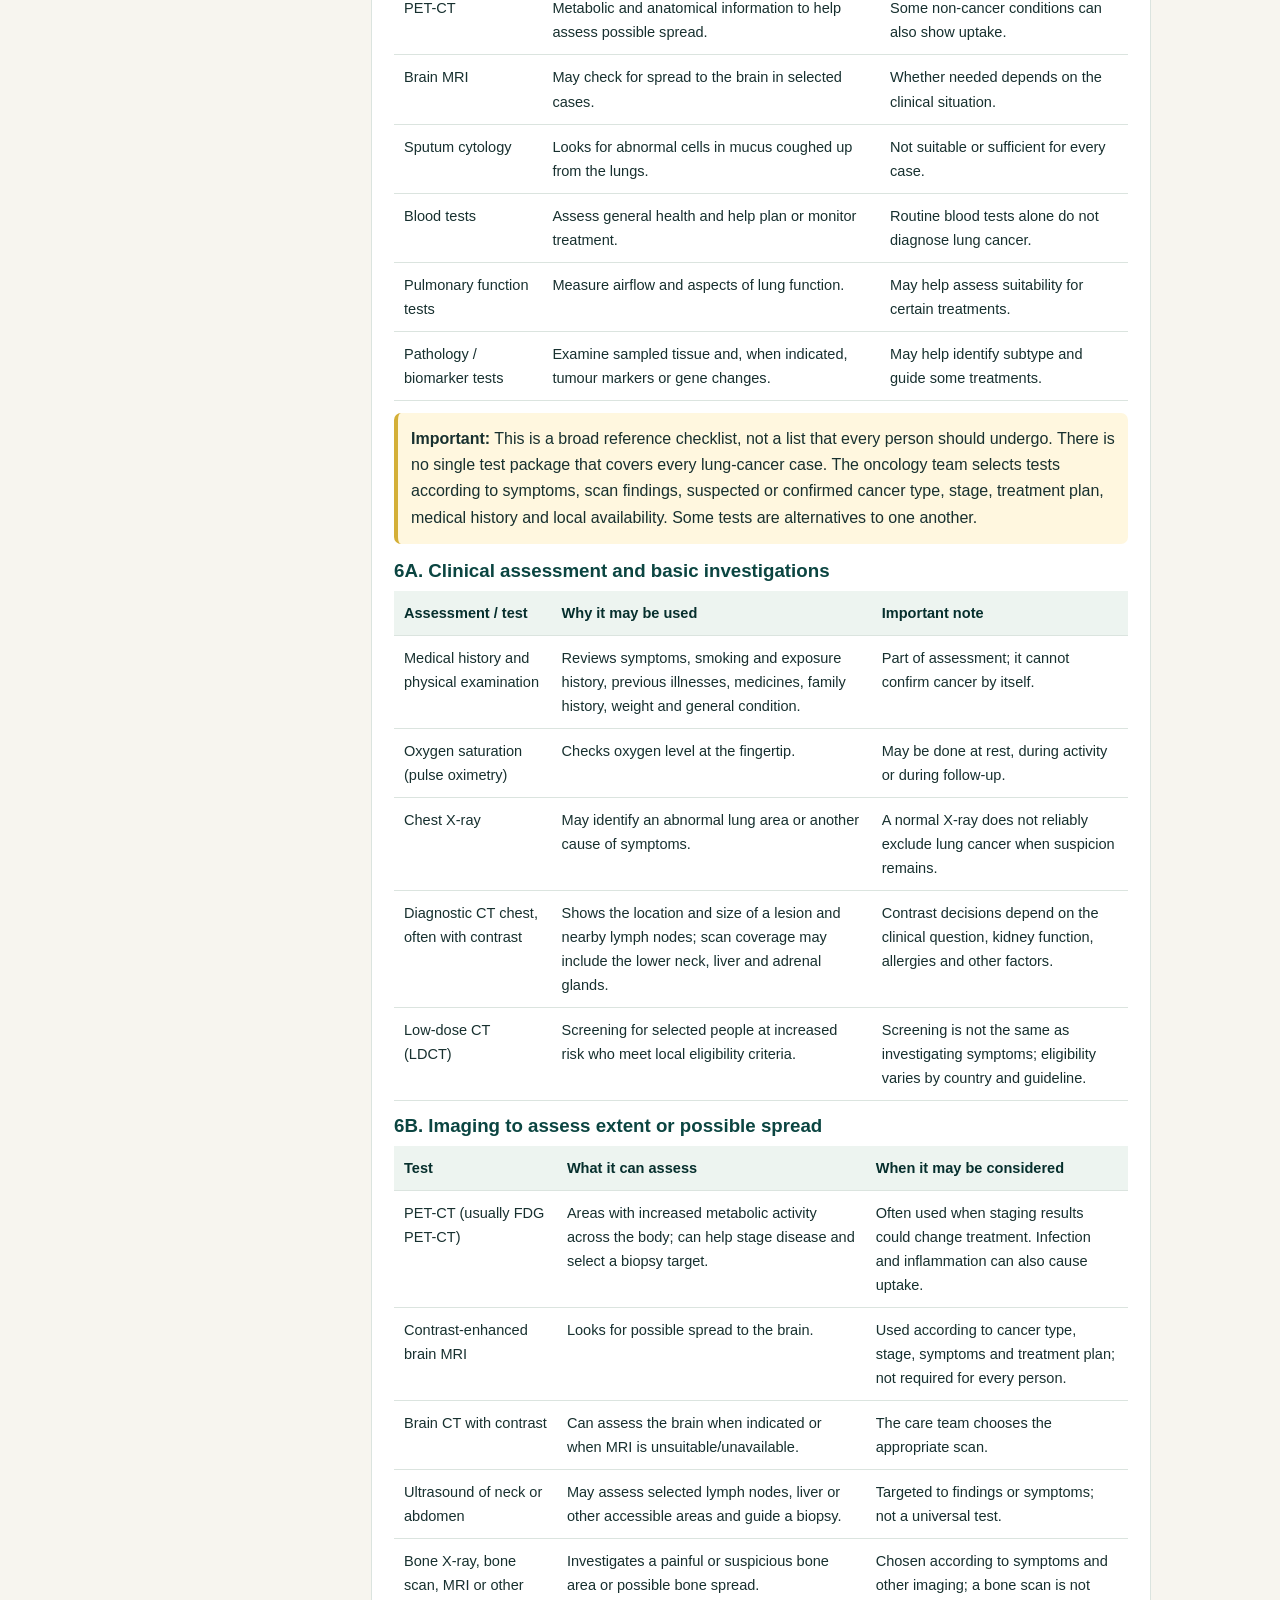
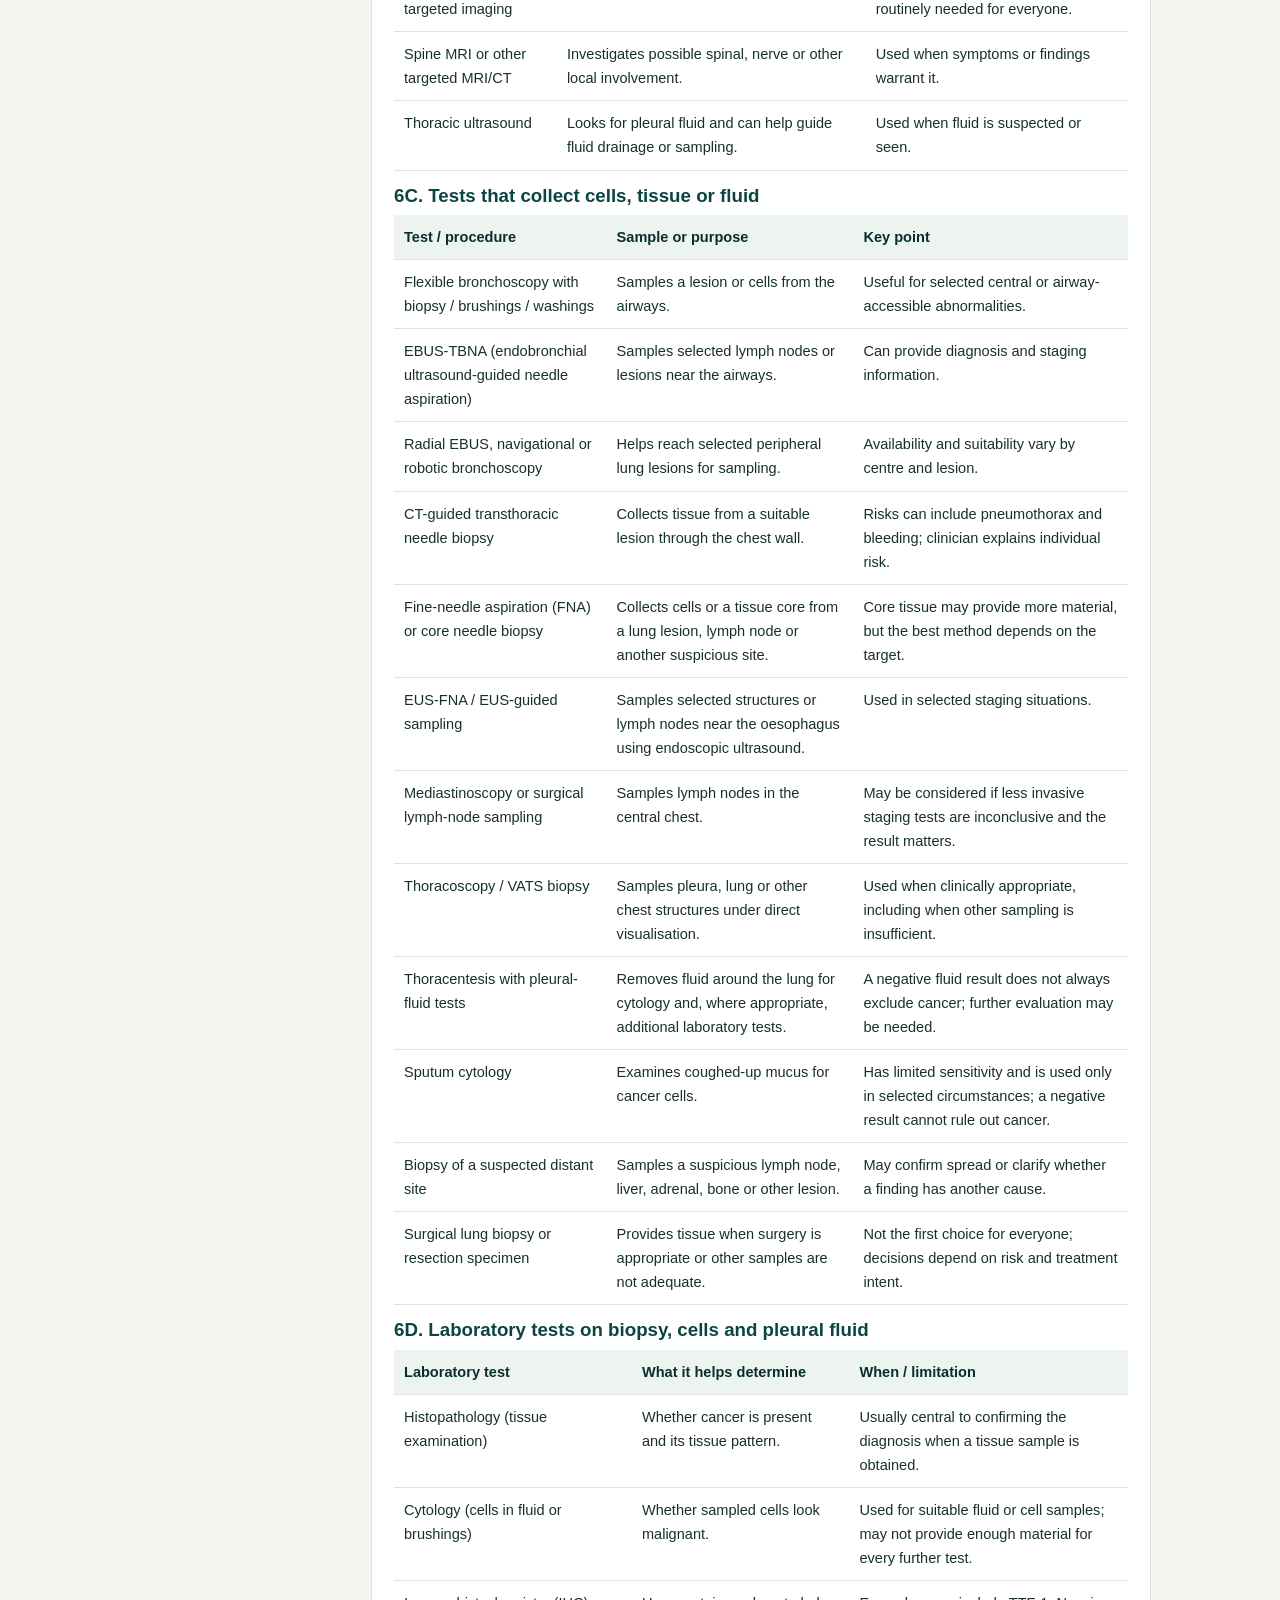
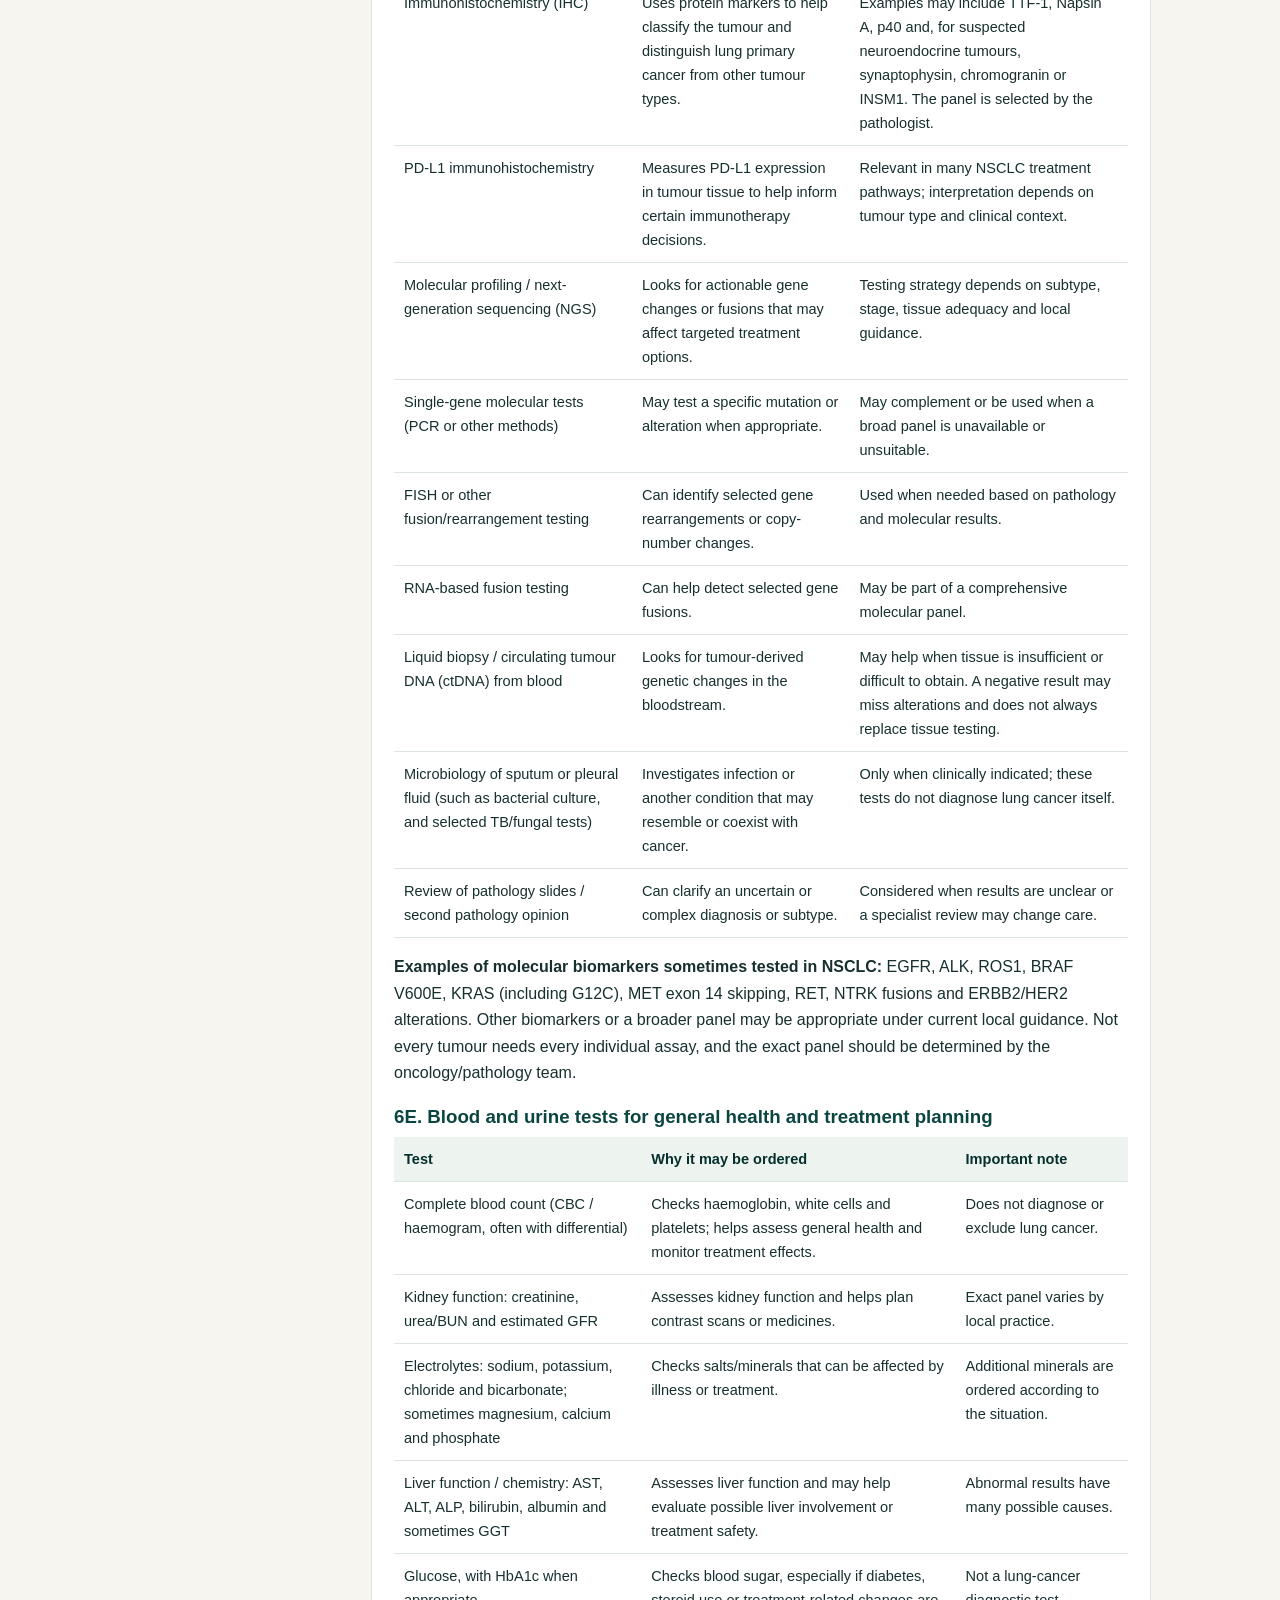
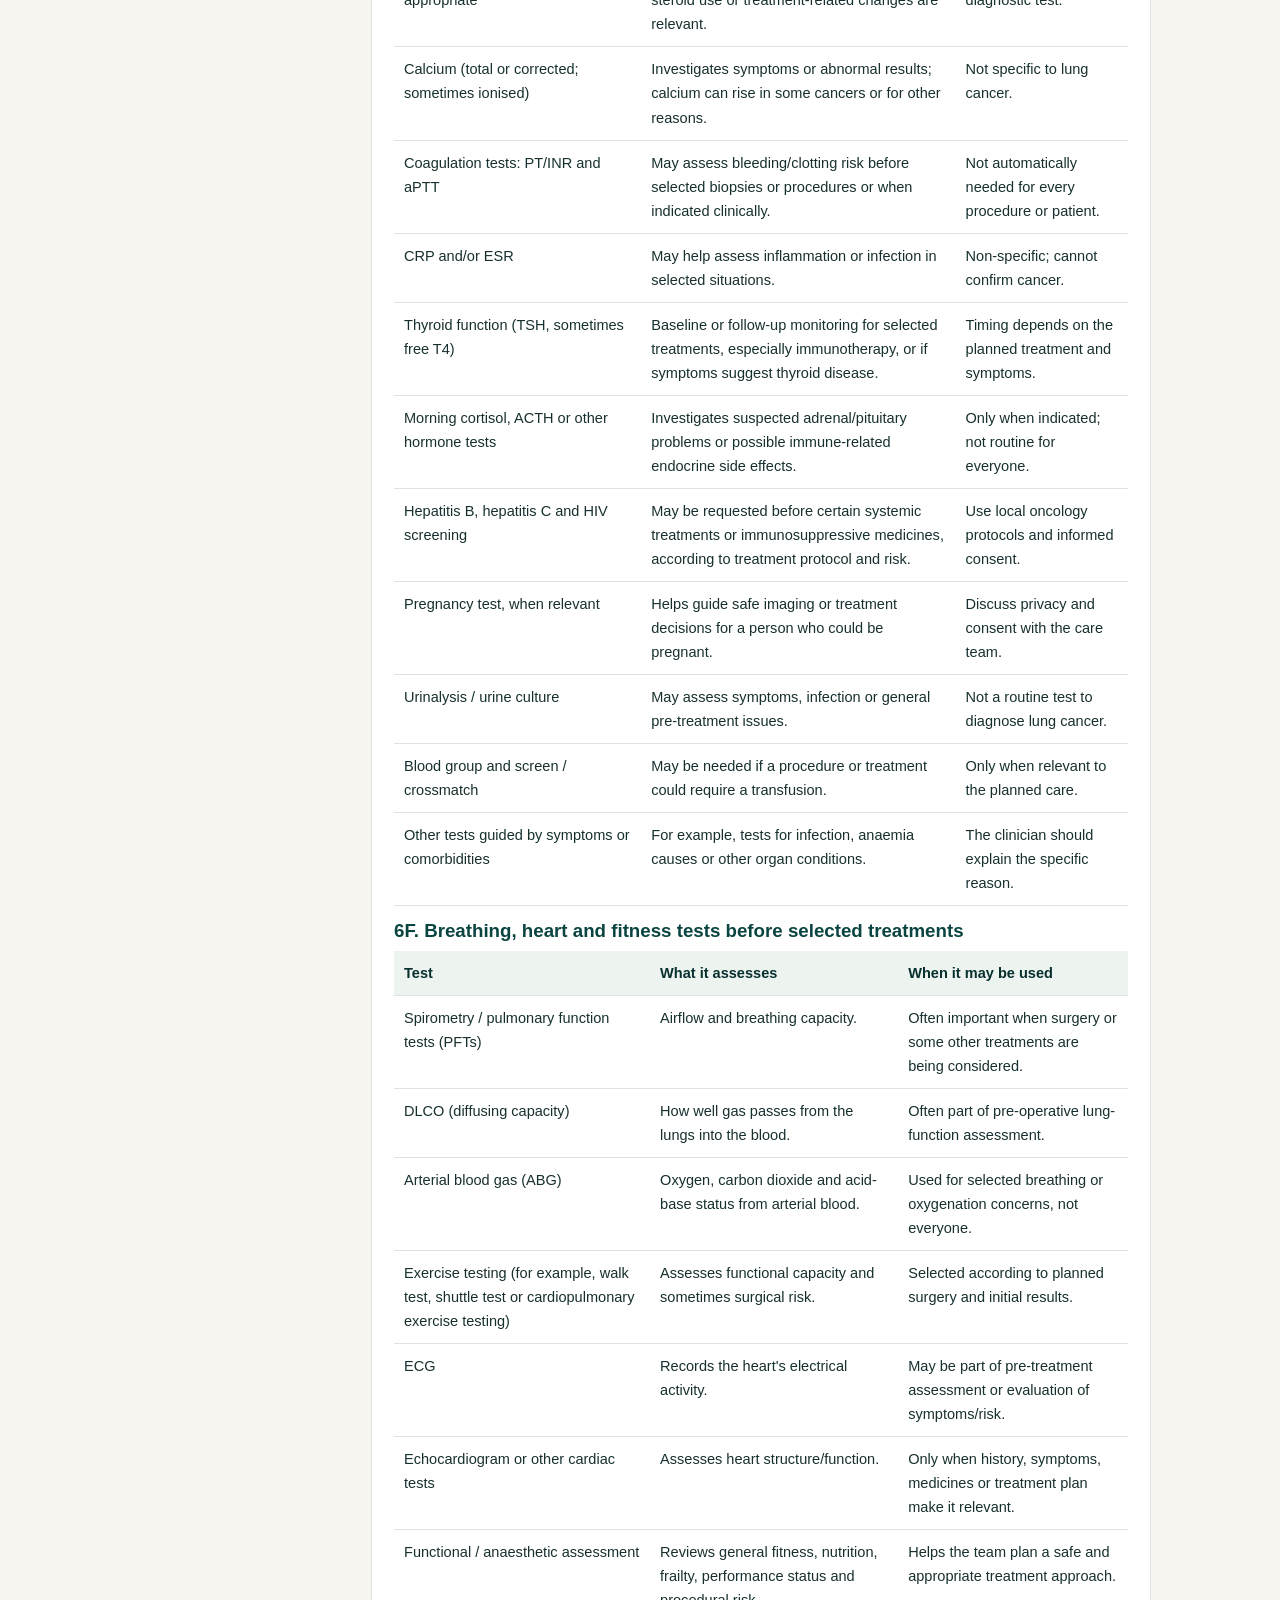
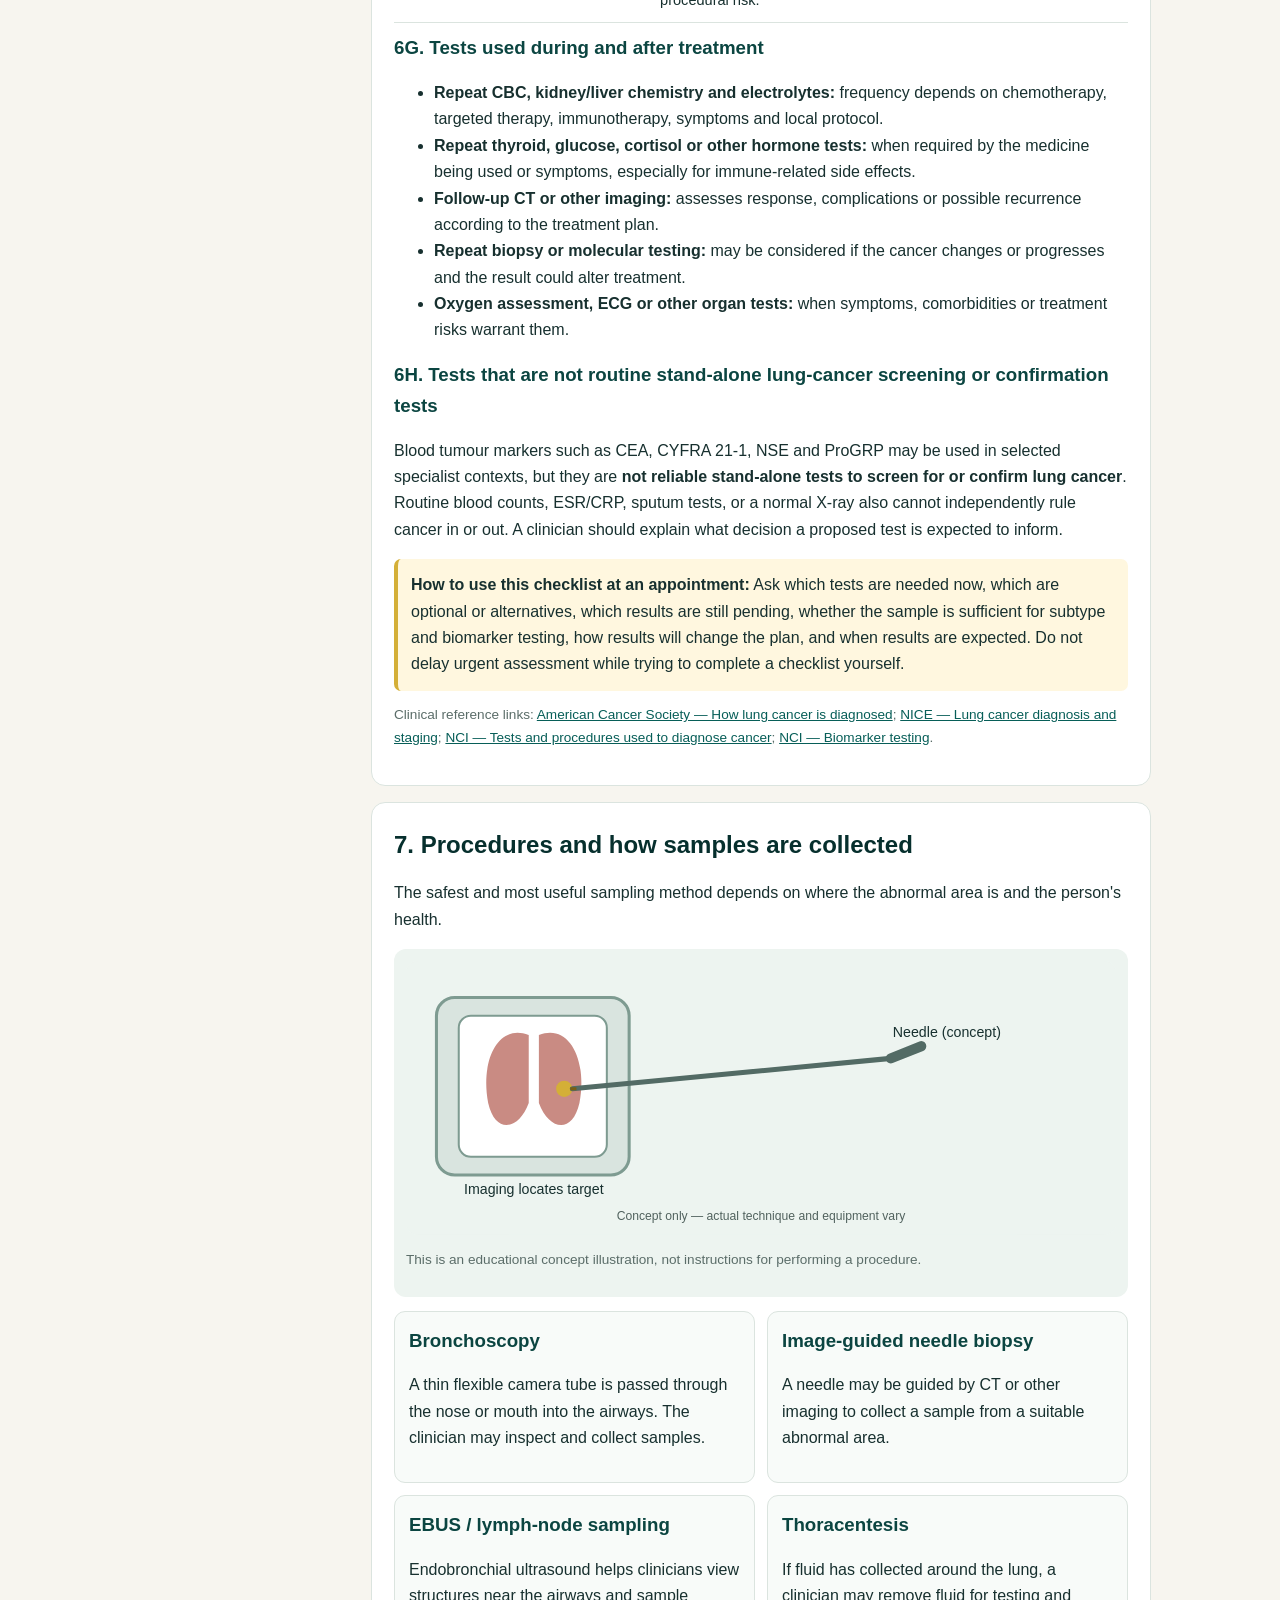
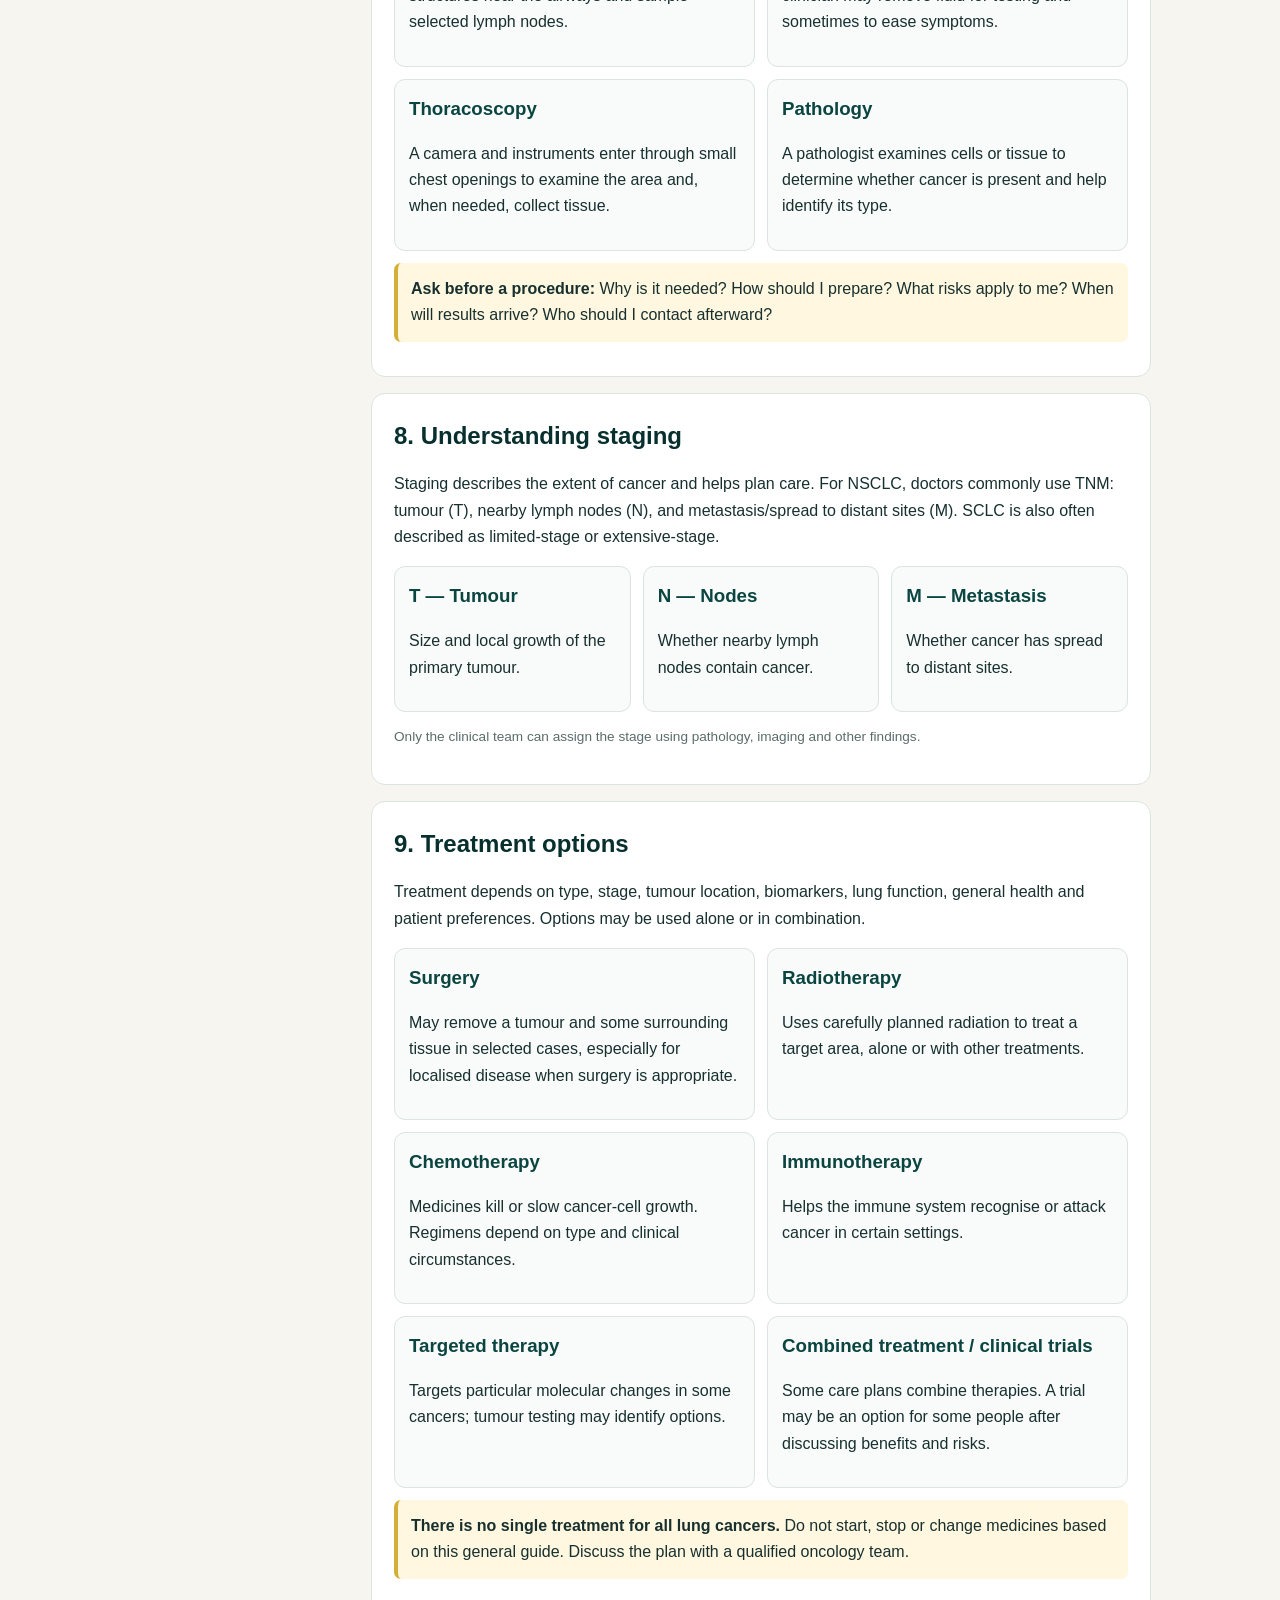
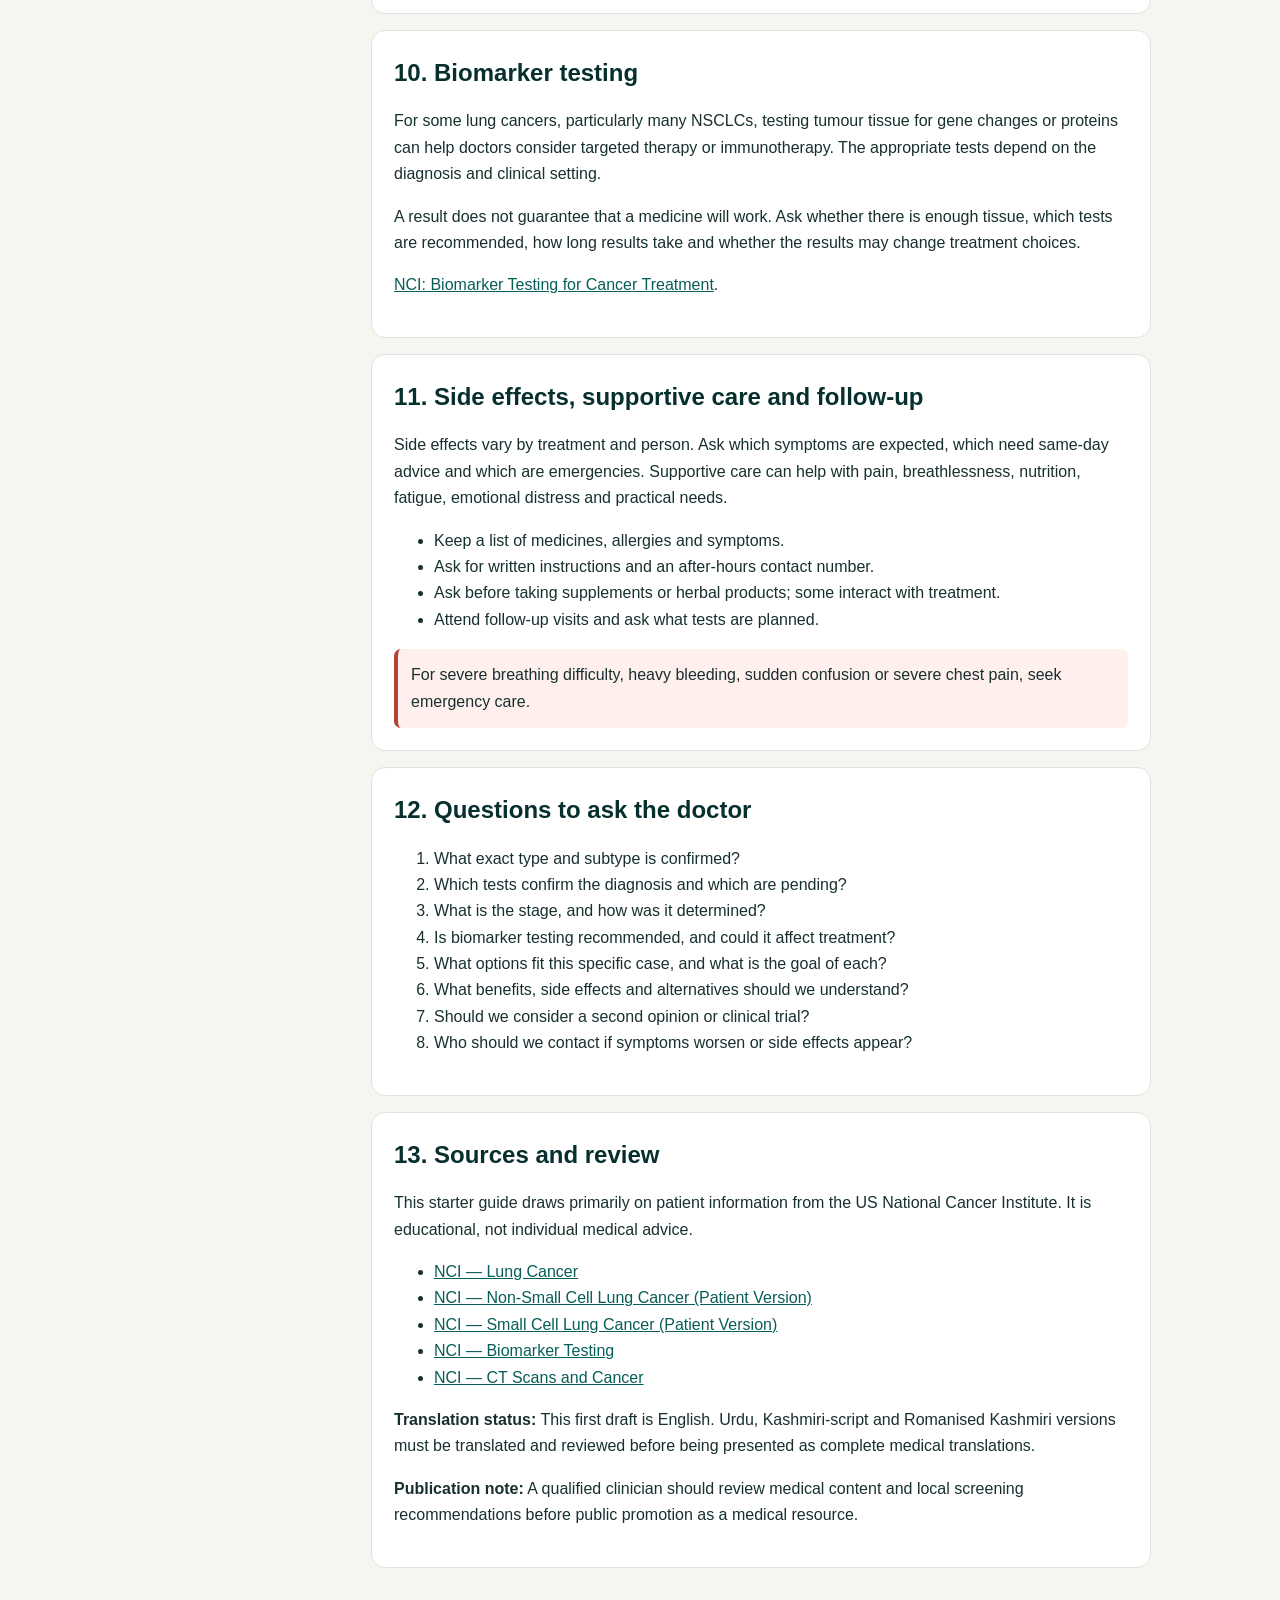
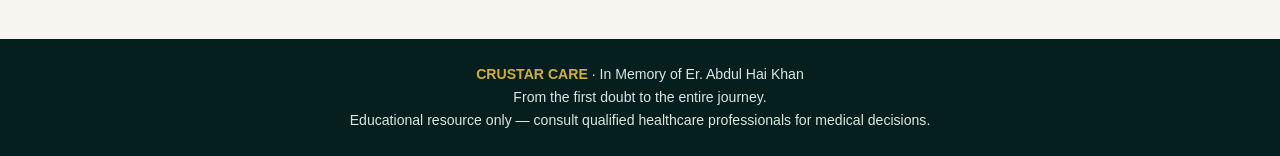
<file: lung-cancer.html>
<!doctype html>
<html lang="en"><head><meta charset="utf-8"><meta name="viewport" content="width=device-width,initial-scale=1">
<title>Lung Cancer Guide | CRUSTAR CARE</title>
<style>
:root{--g:#062f2d;--g2:#0b4541;--gold:#d4af37;--bg:#f7f5ef;--ink:#17302f;--muted:#5b6d69;--line:#dbe4df}
*{box-sizing:border-box}body{margin:0;background:var(--bg);color:var(--ink);font:16px/1.65 Arial,sans-serif}a{color:#075e58}header{background:var(--g);color:white;padding:15px 5%;display:flex;justify-content:space-between;gap:12px;flex-wrap:wrap;border-bottom:3px solid var(--gold)}.brand{font-weight:800;letter-spacing:2px}.brand span,footer strong{color:var(--gold)}header a{color:white;border:1px solid #8eaaa0;padding:7px 12px;border-radius:22px;text-decoration:none}.hero{background:linear-gradient(130deg,var(--g),var(--g2));color:white;padding:38px 5%}.hero-in{max-width:1150px;margin:auto;display:grid;grid-template-columns:1.2fr .8fr;gap:25px;align-items:center}.eyebrow{color:var(--gold);letter-spacing:2px;font-size:.8rem;font-weight:bold}h1{font-size:clamp(2.2rem,5vw,3.5rem);line-height:1.1;margin:10px 0}.hero p{color:#e1ece7}.art{background:#ffffff0b;border:1px solid #ffffff30;border-radius:16px;padding:12px}.art svg{width:100%;height:auto;display:block}main{max-width:1150px;margin:auto;padding:25px 5% 55px}.layout{display:grid;grid-template-columns:220px 1fr;gap:22px}.toc,.section{background:white;border:1px solid var(--line);border-radius:14px}.toc{padding:16px;position:sticky;top:12px;align-self:start}.toc strong{color:var(--g)}.toc a{display:block;text-decoration:none;padding:6px 0;border-bottom:1px solid #eef2ef;font-size:.9rem}.section{padding:22px;margin-bottom:16px;scroll-margin-top:12px}.section h2{margin:0 0 10px;color:var(--g);font-size:1.5rem}.section h3{color:var(--g2);margin:10px 0 4px}.grid2,.grid3{display:grid;grid-template-columns:repeat(2,minmax(0,1fr));gap:12px}.grid3{grid-template-columns:repeat(3,minmax(0,1fr))}.card{background:#f8fbf9;border:1px solid var(--line);padding:14px;border-radius:11px}.card h3{margin-top:0}.diagram{background:#edf4f0;padding:12px;border-radius:12px;margin:14px 0}.diagram svg{width:100%;height:auto;display:block}.caption,.muted{font-size:.85rem;color:var(--muted)}.callout{background:#fff7df;border-left:4px solid var(--gold);padding:13px;border-radius:7px;margin:12px 0}.urgent{background:#fff0ee;border-left:4px solid #b34232;padding:13px;border-radius:7px}.tablewrap{overflow-x:auto}table{border-collapse:collapse;width:100%;font-size:.91rem}td,th{padding:10px;text-align:left;vertical-align:top;border-bottom:1px solid var(--line)}th{background:#edf4f0;color:var(--g)}footer{background:#041f1e;color:#dbe7e1;text-align:center;padding:24px 5%;font-size:.88rem}
@media(max-width:850px){.hero-in,.layout{grid-template-columns:1fr}.toc{position:static}.toc nav{display:grid;grid-template-columns:repeat(2,1fr);gap:0 10px}.grid3{grid-template-columns:repeat(2,1fr)}}
@media(max-width:550px){.grid2,.grid3,.toc nav{grid-template-columns:1fr}.section{padding:16px}}
</style></head><body>
<header><div><div class="brand">CRUSTAR <span>CARE</span></div><small>From the first doubt to the entire journey.</small></div><div><a href="cancer-library.html">← Cancer Library</a> <a href="index.html">Home</a></div></header>
<section class="hero"><div class="hero-in"><div><div class="eyebrow">CANCER GUIDE · 01</div><h1>Lung Cancer</h1><p>Understand lung anatomy, cancer types, symptoms, diagnostic tests, procedures, staging and treatment options.</p><p><strong>For patients and families:</strong> a guide to help you prepare for conversations with your healthcare team.</p><p class="muted" style="color:#d3e4dc">Educational information only. This page cannot diagnose cancer or choose treatment for an individual.</p></div><div class="art"><svg viewBox="0 0 420 300" role="img" aria-label="Simplified educational lung anatomy diagram"><rect width="420" height="300" rx="14" fill="#0a3b38"/><path d="M201 30h18v83" stroke="#e4d9bd" stroke-width="17" fill="none" stroke-linecap="round"/><path d="M210 110L150 158M210 110L270 158" stroke="#e4d9bd" stroke-width="11" fill="none" stroke-linecap="round"/><path d="M198 98C160 82 130 103 105 137S75 225 103 247s75-2 91-36 13-74 4-113Z" fill="#bb756d" stroke="#f1c1ae" stroke-width="3"/><path d="M222 98c38-16 68 5 93 39s30 88 2 110-75-2-91-36-13-74-4-113Z" fill="#bb756d" stroke="#f1c1ae" stroke-width="3"/><path d="M200 140l-42 35m28-22-43 44m79-57 42 35m-28-22 43 44" stroke="#f3d1c0" stroke-width="5" fill="none" stroke-linecap="round"/><circle cx="276" cy="187" r="17" fill="#d4af37" stroke="#fff0ae" stroke-width="4"/><path d="M291 176l53-30" stroke="#fff0ae" stroke-width="2"/><text x="355" y="137" fill="#fff0ae" font-size="11" text-anchor="end">Example area</text><text x="210" y="284" fill="#dbe8e1" font-size="11" text-anchor="middle">Illustration only — not a medical scan</text></svg></div></div></section>
<main><div class="layout"><aside class="toc"><strong>On this page</strong><nav>
<a href="#overview">1. Overview</a><a href="#types">2. Cancer types</a><a href="#risk">3. Risk factors</a><a href="#symptoms">4. Symptoms</a><a href="#screening">5. Screening</a><a href="#tests">6. Tests</a><a href="#procedures">7. Procedures</a><a href="#stage">8. Staging</a><a href="#treatment">9. Treatment</a><a href="#biomarkers">10. Biomarkers</a><a href="#support">11. Support</a><a href="#questions">12. Doctor questions</a><a href="#sources">13. Sources</a></nav></aside><div>
<section class="section" id="overview"><h2>1. Understanding lung cancer</h2><p class="lead">Lung cancer begins when abnormal cells in the lung grow out of control. It can start in different lung structures and may spread to nearby lymph nodes or other parts of the body.</p><div class="callout"><strong>Important:</strong> Symptoms and risk factors cannot confirm or rule out cancer. Diagnosis usually requires examination of cells or tissue when clinically appropriate.</div><div class="diagram"><svg viewBox="0 0 700 245" role="img" aria-label="Simplified lungs and airways with illustrative nodule location"><rect width="700" height="245" rx="12" fill="#edf4f0"/><path d="M336 20h28v65" stroke="#6c9189" stroke-width="22" fill="none" stroke-linecap="round"/><path d="M350 82l-70 39-54 36m124-75 70 39 54 36" stroke="#6c9189" stroke-width="13" fill="none" stroke-linecap="round"/><path d="M324 75c-51-21-103 8-137 55-38 53-23 94 23 97 56 2 103-38 115-86z" fill="#c98b83" stroke="#9c625b" stroke-width="3"/><path d="M376 75c51-21 103 8 137 55 38 53 23 94-23 97-56 2-103-38-115-86z" fill="#c98b83" stroke="#9c625b" stroke-width="3"/><circle cx="455" cy="151" r="14" fill="#d4af37" stroke="#795f13" stroke-width="2"/><path d="M468 145l75-35h91" stroke="#795f13" stroke-width="2" fill="none"/><text x="635" y="99" text-anchor="end" font-size="13" fill="#17302f">Example nodule</text><text x="350" y="237" text-anchor="middle" font-size="12" fill="#51625e">Simplified; not to scale and not a diagnostic image</text></svg><p class="caption">An example location is highlighted. Real tumours can occur in different places and appear differently on scans.</p></div></section>
<section class="section" id="types"><h2>2. Main types of lung cancer</h2><div class="grid2"><div class="card"><h3>Non-small cell lung cancer (NSCLC)</h3><p>The most common broad group. Includes adenocarcinoma, squamous cell carcinoma and large cell carcinoma, among other less common types.</p></div><div class="card"><h3>Small cell lung cancer (SCLC)</h3><p>A distinct type that often grows and spreads more quickly. Treatment approaches differ from NSCLC.</p></div></div><p>Subtype is determined by examining tumour cells or tissue. It matters because treatment options differ by type and stage. <a href="https://www.cancer.gov/types/lung">NCI: Lung Cancer</a>.</p></section>
<section class="section" id="risk"><h2>3. Risk factors and prevention</h2><p>Smoking is a major risk factor, but people who never smoked can also develop lung cancer. Other associated factors include second-hand smoke, radon, certain workplace exposures, air pollution, prior chest radiation and personal or family history. Their importance varies.</p><div class="grid2"><div class="card"><h3>Risk-reduction steps</h3><ul><li>Avoid tobacco and seek support to quit.</li><li>Reduce second-hand smoke exposure.</li><li>Follow workplace safety guidance for hazardous substances.</li><li>Discuss personal risk and screening with a clinician.</li></ul></div><div class="card"><h3>Myth vs fact</h3><p><b>Myth:</b> Only people who smoke get lung cancer.</p><p><b>Fact:</b> People who never smoked can also develop it.</p></div></div></section>
<section class="section" id="symptoms"><h2>4. Possible symptoms</h2><p>Early lung cancer may cause no symptoms. These signs can also have other causes, but persistent or worsening symptoms should be medically assessed.</p><div class="grid2"><div class="card"><h3>Chest and breathing</h3><ul><li>Cough that does not go away or worsens</li><li>Coughing up blood</li><li>Shortness of breath or wheezing</li><li>Chest pain or discomfort</li><li>Repeated chest infections</li></ul></div><div class="card"><h3>Other changes</h3><ul><li>Hoarse voice or difficulty swallowing</li><li>Unexplained weight loss or appetite loss</li><li>Unusual fatigue</li><li>Swelling in face or neck</li></ul></div></div><div class="urgent"><b>Seek urgent medical care</b> for severe breathing difficulty, heavy coughing of blood, blue/grey lips, fainting or severe chest pain.</div></section>
<section class="section" id="screening"><h2>5. Screening</h2><p>Screening tests people without symptoms. Low-dose CT (LDCT) is used for selected people at increased risk in programmes with defined eligibility criteria. It is different from a diagnostic scan for someone with symptoms.</p><div class="callout">Eligibility varies by country and guideline and may depend on age and smoking history. Ask a clinician whether screening is appropriate. An abnormal screening result does not automatically mean cancer.</div><p>Read <a href="https://www.cancer.gov/types/lung">NCI lung cancer resources</a> and <a href="https://www.cancer.gov/about-cancer/diagnosis-staging/ct-scans-fact-sheet">NCI CT scan information</a>.</p></section>
<section class="section" id="tests"><h2>6. Tests used to investigate lung cancer</h2><p>Not everyone needs every test. The team chooses based on symptoms, examination, scan findings and what information is needed.</p><div style="overflow-x:auto"><table><thead><tr><th>Test</th><th>What it can show</th><th>Note</th></tr></thead><tbody>
<tr><td>Chest X-ray</td><td>Broad picture of structures in the chest; may show an abnormal area.</td><td>Cannot reliably confirm or exclude cancer by itself.</td></tr><tr><td>CT scan</td><td>Detailed cross-sectional images of lungs and nearby structures.</td><td>Contrast may be used depending on the question.</td></tr><tr><td>PET-CT</td><td>Metabolic and anatomical information to help assess possible spread.</td><td>Some non-cancer conditions can also show uptake.</td></tr><tr><td>Brain MRI</td><td>May check for spread to the brain in selected cases.</td><td>Whether needed depends on the clinical situation.</td></tr><tr><td>Sputum cytology</td><td>Looks for abnormal cells in mucus coughed up from the lungs.</td><td>Not suitable or sufficient for every case.</td></tr><tr><td>Blood tests</td><td>Assess general health and help plan or monitor treatment.</td><td>Routine blood tests alone do not diagnose lung cancer.</td></tr><tr><td>Pulmonary function tests</td><td>Measure airflow and aspects of lung function.</td><td>May help assess suitability for certain treatments.</td></tr><tr><td>Pathology / biomarker tests</td><td>Examine sampled tissue and, when indicated, tumour markers or gene changes.</td><td>May help identify subtype and guide some treatments.</td></tr></tbody></table></div>
<div class="callout"><b>Important:</b> This is a broad reference checklist, not a list that every person should undergo. There is no single test package that covers every lung-cancer case. The oncology team selects tests according to symptoms, scan findings, suspected or confirmed cancer type, stage, treatment plan, medical history and local availability. Some tests are alternatives to one another.</div>
<h3>6A. Clinical assessment and basic investigations</h3>
<div class="tablewrap"><table><thead><tr><th>Assessment / test</th><th>Why it may be used</th><th>Important note</th></tr></thead><tbody>
<tr><td>Medical history and physical examination</td><td>Reviews symptoms, smoking and exposure history, previous illnesses, medicines, family history, weight and general condition.</td><td>Part of assessment; it cannot confirm cancer by itself.</td></tr>
<tr><td>Oxygen saturation (pulse oximetry)</td><td>Checks oxygen level at the fingertip.</td><td>May be done at rest, during activity or during follow-up.</td></tr>
<tr><td>Chest X-ray</td><td>May identify an abnormal lung area or another cause of symptoms.</td><td>A normal X-ray does not reliably exclude lung cancer when suspicion remains.</td></tr>
<tr><td>Diagnostic CT chest, often with contrast</td><td>Shows the location and size of a lesion and nearby lymph nodes; scan coverage may include the lower neck, liver and adrenal glands.</td><td>Contrast decisions depend on the clinical question, kidney function, allergies and other factors.</td></tr>
<tr><td>Low-dose CT (LDCT)</td><td>Screening for selected people at increased risk who meet local eligibility criteria.</td><td>Screening is not the same as investigating symptoms; eligibility varies by country and guideline.</td></tr>
</tbody></table></div>

<h3>6B. Imaging to assess extent or possible spread</h3>
<div class="tablewrap"><table><thead><tr><th>Test</th><th>What it can assess</th><th>When it may be considered</th></tr></thead><tbody>
<tr><td>PET-CT (usually FDG PET-CT)</td><td>Areas with increased metabolic activity across the body; can help stage disease and select a biopsy target.</td><td>Often used when staging results could change treatment. Infection and inflammation can also cause uptake.</td></tr>
<tr><td>Contrast-enhanced brain MRI</td><td>Looks for possible spread to the brain.</td><td>Used according to cancer type, stage, symptoms and treatment plan; not required for every person.</td></tr>
<tr><td>Brain CT with contrast</td><td>Can assess the brain when indicated or when MRI is unsuitable/unavailable.</td><td>The care team chooses the appropriate scan.</td></tr>
<tr><td>Ultrasound of neck or abdomen</td><td>May assess selected lymph nodes, liver or other accessible areas and guide a biopsy.</td><td>Targeted to findings or symptoms; not a universal test.</td></tr>
<tr><td>Bone X-ray, bone scan, MRI or other targeted imaging</td><td>Investigates a painful or suspicious bone area or possible bone spread.</td><td>Chosen according to symptoms and other imaging; a bone scan is not routinely needed for everyone.</td></tr>
<tr><td>Spine MRI or other targeted MRI/CT</td><td>Investigates possible spinal, nerve or other local involvement.</td><td>Used when symptoms or findings warrant it.</td></tr>
<tr><td>Thoracic ultrasound</td><td>Looks for pleural fluid and can help guide fluid drainage or sampling.</td><td>Used when fluid is suspected or seen.</td></tr>
</tbody></table></div>

<h3>6C. Tests that collect cells, tissue or fluid</h3>
<div class="tablewrap"><table><thead><tr><th>Test / procedure</th><th>Sample or purpose</th><th>Key point</th></tr></thead><tbody>
<tr><td>Flexible bronchoscopy with biopsy / brushings / washings</td><td>Samples a lesion or cells from the airways.</td><td>Useful for selected central or airway-accessible abnormalities.</td></tr>
<tr><td>EBUS-TBNA (endobronchial ultrasound-guided needle aspiration)</td><td>Samples selected lymph nodes or lesions near the airways.</td><td>Can provide diagnosis and staging information.</td></tr>
<tr><td>Radial EBUS, navigational or robotic bronchoscopy</td><td>Helps reach selected peripheral lung lesions for sampling.</td><td>Availability and suitability vary by centre and lesion.</td></tr>
<tr><td>CT-guided transthoracic needle biopsy</td><td>Collects tissue from a suitable lesion through the chest wall.</td><td>Risks can include pneumothorax and bleeding; clinician explains individual risk.</td></tr>
<tr><td>Fine-needle aspiration (FNA) or core needle biopsy</td><td>Collects cells or a tissue core from a lung lesion, lymph node or another suspicious site.</td><td>Core tissue may provide more material, but the best method depends on the target.</td></tr>
<tr><td>EUS-FNA / EUS-guided sampling</td><td>Samples selected structures or lymph nodes near the oesophagus using endoscopic ultrasound.</td><td>Used in selected staging situations.</td></tr>
<tr><td>Mediastinoscopy or surgical lymph-node sampling</td><td>Samples lymph nodes in the central chest.</td><td>May be considered if less invasive staging tests are inconclusive and the result matters.</td></tr>
<tr><td>Thoracoscopy / VATS biopsy</td><td>Samples pleura, lung or other chest structures under direct visualisation.</td><td>Used when clinically appropriate, including when other sampling is insufficient.</td></tr>
<tr><td>Thoracentesis with pleural-fluid tests</td><td>Removes fluid around the lung for cytology and, where appropriate, additional laboratory tests.</td><td>A negative fluid result does not always exclude cancer; further evaluation may be needed.</td></tr>
<tr><td>Sputum cytology</td><td>Examines coughed-up mucus for cancer cells.</td><td>Has limited sensitivity and is used only in selected circumstances; a negative result cannot rule out cancer.</td></tr>
<tr><td>Biopsy of a suspected distant site</td><td>Samples a suspicious lymph node, liver, adrenal, bone or other lesion.</td><td>May confirm spread or clarify whether a finding has another cause.</td></tr>
<tr><td>Surgical lung biopsy or resection specimen</td><td>Provides tissue when surgery is appropriate or other samples are not adequate.</td><td>Not the first choice for everyone; decisions depend on risk and treatment intent.</td></tr>
</tbody></table></div>

<h3>6D. Laboratory tests on biopsy, cells and pleural fluid</h3>
<div class="tablewrap"><table><thead><tr><th>Laboratory test</th><th>What it helps determine</th><th>When / limitation</th></tr></thead><tbody>
<tr><td>Histopathology (tissue examination)</td><td>Whether cancer is present and its tissue pattern.</td><td>Usually central to confirming the diagnosis when a tissue sample is obtained.</td></tr>
<tr><td>Cytology (cells in fluid or brushings)</td><td>Whether sampled cells look malignant.</td><td>Used for suitable fluid or cell samples; may not provide enough material for every further test.</td></tr>
<tr><td>Immunohistochemistry (IHC)</td><td>Uses protein markers to help classify the tumour and distinguish lung primary cancer from other tumour types.</td><td>Examples may include TTF-1, Napsin A, p40 and, for suspected neuroendocrine tumours, synaptophysin, chromogranin or INSM1. The panel is selected by the pathologist.</td></tr>
<tr><td>PD-L1 immunohistochemistry</td><td>Measures PD-L1 expression in tumour tissue to help inform certain immunotherapy decisions.</td><td>Relevant in many NSCLC treatment pathways; interpretation depends on tumour type and clinical context.</td></tr>
<tr><td>Molecular profiling / next-generation sequencing (NGS)</td><td>Looks for actionable gene changes or fusions that may affect targeted treatment options.</td><td>Testing strategy depends on subtype, stage, tissue adequacy and local guidance.</td></tr>
<tr><td>Single-gene molecular tests (PCR or other methods)</td><td>May test a specific mutation or alteration when appropriate.</td><td>May complement or be used when a broad panel is unavailable or unsuitable.</td></tr>
<tr><td>FISH or other fusion/rearrangement testing</td><td>Can identify selected gene rearrangements or copy-number changes.</td><td>Used when needed based on pathology and molecular results.</td></tr>
<tr><td>RNA-based fusion testing</td><td>Can help detect selected gene fusions.</td><td>May be part of a comprehensive molecular panel.</td></tr>
<tr><td>Liquid biopsy / circulating tumour DNA (ctDNA) from blood</td><td>Looks for tumour-derived genetic changes in the bloodstream.</td><td>May help when tissue is insufficient or difficult to obtain. A negative result may miss alterations and does not always replace tissue testing.</td></tr>
<tr><td>Microbiology of sputum or pleural fluid (such as bacterial culture, and selected TB/fungal tests)</td><td>Investigates infection or another condition that may resemble or coexist with cancer.</td><td>Only when clinically indicated; these tests do not diagnose lung cancer itself.</td></tr>
<tr><td>Review of pathology slides / second pathology opinion</td><td>Can clarify an uncertain or complex diagnosis or subtype.</td><td>Considered when results are unclear or a specialist review may change care.</td></tr>
</tbody></table></div>
<p><b>Examples of molecular biomarkers sometimes tested in NSCLC:</b> EGFR, ALK, ROS1, BRAF V600E, KRAS (including G12C), MET exon 14 skipping, RET, NTRK fusions and ERBB2/HER2 alterations. Other biomarkers or a broader panel may be appropriate under current local guidance. Not every tumour needs every individual assay, and the exact panel should be determined by the oncology/pathology team.</p>

<h3>6E. Blood and urine tests for general health and treatment planning</h3>
<div class="tablewrap"><table><thead><tr><th>Test</th><th>Why it may be ordered</th><th>Important note</th></tr></thead><tbody>
<tr><td>Complete blood count (CBC / haemogram, often with differential)</td><td>Checks haemoglobin, white cells and platelets; helps assess general health and monitor treatment effects.</td><td>Does not diagnose or exclude lung cancer.</td></tr>
<tr><td>Kidney function: creatinine, urea/BUN and estimated GFR</td><td>Assesses kidney function and helps plan contrast scans or medicines.</td><td>Exact panel varies by local practice.</td></tr>
<tr><td>Electrolytes: sodium, potassium, chloride and bicarbonate; sometimes magnesium, calcium and phosphate</td><td>Checks salts/minerals that can be affected by illness or treatment.</td><td>Additional minerals are ordered according to the situation.</td></tr>
<tr><td>Liver function / chemistry: AST, ALT, ALP, bilirubin, albumin and sometimes GGT</td><td>Assesses liver function and may help evaluate possible liver involvement or treatment safety.</td><td>Abnormal results have many possible causes.</td></tr>
<tr><td>Glucose, with HbA1c when appropriate</td><td>Checks blood sugar, especially if diabetes, steroid use or treatment-related changes are relevant.</td><td>Not a lung-cancer diagnostic test.</td></tr>
<tr><td>Calcium (total or corrected; sometimes ionised)</td><td>Investigates symptoms or abnormal results; calcium can rise in some cancers or for other reasons.</td><td>Not specific to lung cancer.</td></tr>
<tr><td>Coagulation tests: PT/INR and aPTT</td><td>May assess bleeding/clotting risk before selected biopsies or procedures or when indicated clinically.</td><td>Not automatically needed for every procedure or patient.</td></tr>
<tr><td>CRP and/or ESR</td><td>May help assess inflammation or infection in selected situations.</td><td>Non-specific; cannot confirm cancer.</td></tr>
<tr><td>Thyroid function (TSH, sometimes free T4)</td><td>Baseline or follow-up monitoring for selected treatments, especially immunotherapy, or if symptoms suggest thyroid disease.</td><td>Timing depends on the planned treatment and symptoms.</td></tr>
<tr><td>Morning cortisol, ACTH or other hormone tests</td><td>Investigates suspected adrenal/pituitary problems or possible immune-related endocrine side effects.</td><td>Only when indicated; not routine for everyone.</td></tr>
<tr><td>Hepatitis B, hepatitis C and HIV screening</td><td>May be requested before certain systemic treatments or immunosuppressive medicines, according to treatment protocol and risk.</td><td>Use local oncology protocols and informed consent.</td></tr>
<tr><td>Pregnancy test, when relevant</td><td>Helps guide safe imaging or treatment decisions for a person who could be pregnant.</td><td>Discuss privacy and consent with the care team.</td></tr>
<tr><td>Urinalysis / urine culture</td><td>May assess symptoms, infection or general pre-treatment issues.</td><td>Not a routine test to diagnose lung cancer.</td></tr>
<tr><td>Blood group and screen / crossmatch</td><td>May be needed if a procedure or treatment could require a transfusion.</td><td>Only when relevant to the planned care.</td></tr>
<tr><td>Other tests guided by symptoms or comorbidities</td><td>For example, tests for infection, anaemia causes or other organ conditions.</td><td>The clinician should explain the specific reason.</td></tr>
</tbody></table></div>

<h3>6F. Breathing, heart and fitness tests before selected treatments</h3>
<div class="tablewrap"><table><thead><tr><th>Test</th><th>What it assesses</th><th>When it may be used</th></tr></thead><tbody>
<tr><td>Spirometry / pulmonary function tests (PFTs)</td><td>Airflow and breathing capacity.</td><td>Often important when surgery or some other treatments are being considered.</td></tr>
<tr><td>DLCO (diffusing capacity)</td><td>How well gas passes from the lungs into the blood.</td><td>Often part of pre-operative lung-function assessment.</td></tr>
<tr><td>Arterial blood gas (ABG)</td><td>Oxygen, carbon dioxide and acid-base status from arterial blood.</td><td>Used for selected breathing or oxygenation concerns, not everyone.</td></tr>
<tr><td>Exercise testing (for example, walk test, shuttle test or cardiopulmonary exercise testing)</td><td>Assesses functional capacity and sometimes surgical risk.</td><td>Selected according to planned surgery and initial results.</td></tr>
<tr><td>ECG</td><td>Records the heart's electrical activity.</td><td>May be part of pre-treatment assessment or evaluation of symptoms/risk.</td></tr>
<tr><td>Echocardiogram or other cardiac tests</td><td>Assesses heart structure/function.</td><td>Only when history, symptoms, medicines or treatment plan make it relevant.</td></tr>
<tr><td>Functional / anaesthetic assessment</td><td>Reviews general fitness, nutrition, frailty, performance status and procedural risk.</td><td>Helps the team plan a safe and appropriate treatment approach.</td></tr>
</tbody></table></div>

<h3>6G. Tests used during and after treatment</h3>
<ul>
<li><b>Repeat CBC, kidney/liver chemistry and electrolytes:</b> frequency depends on chemotherapy, targeted therapy, immunotherapy, symptoms and local protocol.</li>
<li><b>Repeat thyroid, glucose, cortisol or other hormone tests:</b> when required by the medicine being used or symptoms, especially for immune-related side effects.</li>
<li><b>Follow-up CT or other imaging:</b> assesses response, complications or possible recurrence according to the treatment plan.</li>
<li><b>Repeat biopsy or molecular testing:</b> may be considered if the cancer changes or progresses and the result could alter treatment.</li>
<li><b>Oxygen assessment, ECG or other organ tests:</b> when symptoms, comorbidities or treatment risks warrant them.</li>
</ul>

<h3>6H. Tests that are not routine stand-alone lung-cancer screening or confirmation tests</h3>
<p>Blood tumour markers such as CEA, CYFRA 21-1, NSE and ProGRP may be used in selected specialist contexts, but they are <b>not reliable stand-alone tests to screen for or confirm lung cancer</b>. Routine blood counts, ESR/CRP, sputum tests, or a normal X-ray also cannot independently rule cancer in or out. A clinician should explain what decision a proposed test is expected to inform.</p>

<div class="callout"><b>How to use this checklist at an appointment:</b> Ask which tests are needed now, which are optional or alternatives, which results are still pending, whether the sample is sufficient for subtype and biomarker testing, how results will change the plan, and when results are expected. Do not delay urgent assessment while trying to complete a checklist yourself.</div>
<p class="muted">Clinical reference links: <a href="https://www.cancer.org/cancer/types/lung-cancer/detection-diagnosis-staging/how-diagnosed.html" target="_blank" rel="noopener">American Cancer Society — How lung cancer is diagnosed</a>; <a href="https://www.nice.org.uk/guidance/ng122/chapter/Diagnosis-and-staging" target="_blank" rel="noopener">NICE — Lung cancer diagnosis and staging</a>; <a href="https://www.cancer.gov/about-cancer/diagnosis-staging/diagnosis" target="_blank" rel="noopener">NCI — Tests and procedures used to diagnose cancer</a>; <a href="https://www.cancer.gov/about-cancer/treatment/types/biomarker-testing-cancer-treatment" target="_blank" rel="noopener">NCI — Biomarker testing</a>.</p>

</section>
<section class="section" id="procedures"><h2>7. Procedures and how samples are collected</h2><p>The safest and most useful sampling method depends on where the abnormal area is and the person's health.</p><div class="diagram"><svg viewBox="0 0 700 270" role="img" aria-label="Concept diagram of image-guided needle biopsy"><rect width="700" height="270" rx="12" fill="#edf4f0"/><rect x="30" y="36" width="190" height="175" rx="18" fill="#d9e4df" stroke="#7e9b91" stroke-width="3"/><rect x="52" y="54" width="146" height="139" rx="12" fill="white" stroke="#7e9b91" stroke-width="2"/><path d="M121 73c-30-12-48 25-40 67 7 31 30 27 40 0zM131 73c30-12 48 25 40 67-7 31-30 27-40 0z" fill="#c98b83"/><circle cx="156" cy="126" r="8" fill="#d4af37"/><path d="M478 96L164 126" stroke="#536b65" stroke-width="5" stroke-linecap="round"/><path d="M478 96l30-12" stroke="#536b65" stroke-width="10" stroke-linecap="round"/><path d="M168 126l-6 0" stroke="#795f13" stroke-width="3"/><text x="126" y="230" text-anchor="middle" font-size="14" fill="#17302f">Imaging locates target</text><text x="480" y="75" font-size="14" fill="#17302f">Needle (concept)</text><text x="350" y="255" text-anchor="middle" font-size="12" fill="#51625e">Concept only — actual technique and equipment vary</text></svg><p class="caption">This is an educational concept illustration, not instructions for performing a procedure.</p></div><div class="grid2"><div class="card"><h3>Bronchoscopy</h3><p>A thin flexible camera tube is passed through the nose or mouth into the airways. The clinician may inspect and collect samples.</p></div><div class="card"><h3>Image-guided needle biopsy</h3><p>A needle may be guided by CT or other imaging to collect a sample from a suitable abnormal area.</p></div><div class="card"><h3>EBUS / lymph-node sampling</h3><p>Endobronchial ultrasound helps clinicians view structures near the airways and sample selected lymph nodes.</p></div><div class="card"><h3>Thoracentesis</h3><p>If fluid has collected around the lung, a clinician may remove fluid for testing and sometimes to ease symptoms.</p></div><div class="card"><h3>Thoracoscopy</h3><p>A camera and instruments enter through small chest openings to examine the area and, when needed, collect tissue.</p></div><div class="card"><h3>Pathology</h3><p>A pathologist examines cells or tissue to determine whether cancer is present and help identify its type.</p></div></div><div class="callout"><b>Ask before a procedure:</b> Why is it needed? How should I prepare? What risks apply to me? When will results arrive? Who should I contact afterward?</div></section>
<section class="section" id="stage"><h2>8. Understanding staging</h2><p>Staging describes the extent of cancer and helps plan care. For NSCLC, doctors commonly use TNM: tumour (T), nearby lymph nodes (N), and metastasis/spread to distant sites (M). SCLC is also often described as limited-stage or extensive-stage.</p><div class="grid3"><div class="card"><h3>T — Tumour</h3><p>Size and local growth of the primary tumour.</p></div><div class="card"><h3>N — Nodes</h3><p>Whether nearby lymph nodes contain cancer.</p></div><div class="card"><h3>M — Metastasis</h3><p>Whether cancer has spread to distant sites.</p></div></div><p class="muted">Only the clinical team can assign the stage using pathology, imaging and other findings.</p></section>
<section class="section" id="treatment"><h2>9. Treatment options</h2><p>Treatment depends on type, stage, tumour location, biomarkers, lung function, general health and patient preferences. Options may be used alone or in combination.</p><div class="grid2"><div class="card"><h3>Surgery</h3><p>May remove a tumour and some surrounding tissue in selected cases, especially for localised disease when surgery is appropriate.</p></div><div class="card"><h3>Radiotherapy</h3><p>Uses carefully planned radiation to treat a target area, alone or with other treatments.</p></div><div class="card"><h3>Chemotherapy</h3><p>Medicines kill or slow cancer-cell growth. Regimens depend on type and clinical circumstances.</p></div><div class="card"><h3>Immunotherapy</h3><p>Helps the immune system recognise or attack cancer in certain settings.</p></div><div class="card"><h3>Targeted therapy</h3><p>Targets particular molecular changes in some cancers; tumour testing may identify options.</p></div><div class="card"><h3>Combined treatment / clinical trials</h3><p>Some care plans combine therapies. A trial may be an option for some people after discussing benefits and risks.</p></div></div><div class="callout"><b>There is no single treatment for all lung cancers.</b> Do not start, stop or change medicines based on this general guide. Discuss the plan with a qualified oncology team.</div></section>
<section class="section" id="biomarkers"><h2>10. Biomarker testing</h2><p>For some lung cancers, particularly many NSCLCs, testing tumour tissue for gene changes or proteins can help doctors consider targeted therapy or immunotherapy. The appropriate tests depend on the diagnosis and clinical setting.</p><p>A result does not guarantee that a medicine will work. Ask whether there is enough tissue, which tests are recommended, how long results take and whether the results may change treatment choices.</p><p><a href="https://www.cancer.gov/about-cancer/treatment/types/biomarker-testing-cancer-treatment">NCI: Biomarker Testing for Cancer Treatment</a>.</p></section>
<section class="section" id="support"><h2>11. Side effects, supportive care and follow-up</h2><p>Side effects vary by treatment and person. Ask which symptoms are expected, which need same-day advice and which are emergencies. Supportive care can help with pain, breathlessness, nutrition, fatigue, emotional distress and practical needs.</p><ul><li>Keep a list of medicines, allergies and symptoms.</li><li>Ask for written instructions and an after-hours contact number.</li><li>Ask before taking supplements or herbal products; some interact with treatment.</li><li>Attend follow-up visits and ask what tests are planned.</li></ul><div class="urgent">For severe breathing difficulty, heavy bleeding, sudden confusion or severe chest pain, seek emergency care.</div></section>
<section class="section" id="questions"><h2>12. Questions to ask the doctor</h2><ol><li>What exact type and subtype is confirmed?</li><li>Which tests confirm the diagnosis and which are pending?</li><li>What is the stage, and how was it determined?</li><li>Is biomarker testing recommended, and could it affect treatment?</li><li>What options fit this specific case, and what is the goal of each?</li><li>What benefits, side effects and alternatives should we understand?</li><li>Should we consider a second opinion or clinical trial?</li><li>Who should we contact if symptoms worsen or side effects appear?</li></ol></section>
<section class="section" id="sources"><h2>13. Sources and review</h2><p>This starter guide draws primarily on patient information from the US National Cancer Institute. It is educational, not individual medical advice.</p><ul><li><a href="https://www.cancer.gov/types/lung">NCI — Lung Cancer</a></li><li><a href="https://www.cancer.gov/types/lung/patient/non-small-cell-lung-treatment-pdq">NCI — Non-Small Cell Lung Cancer (Patient Version)</a></li><li><a href="https://www.cancer.gov/types/lung/patient/small-cell-lung-treatment-pdq">NCI — Small Cell Lung Cancer (Patient Version)</a></li><li><a href="https://www.cancer.gov/about-cancer/treatment/types/biomarker-testing-cancer-treatment">NCI — Biomarker Testing</a></li><li><a href="https://www.cancer.gov/about-cancer/diagnosis-staging/ct-scans-fact-sheet">NCI — CT Scans and Cancer</a></li></ul><p><b>Translation status:</b> This first draft is English. Urdu, Kashmiri-script and Romanised Kashmiri versions must be translated and reviewed before being presented as complete medical translations.</p><p><b>Publication note:</b> A qualified clinician should review medical content and local screening recommendations before public promotion as a medical resource.</p></section>
</div></div></main><footer><strong>CRUSTAR CARE</strong> · In Memory of Er. Abdul Hai Khan<br>From the first doubt to the entire journey.<br>Educational resource only — consult qualified healthcare professionals for medical decisions.</footer></body></html>
</file>
